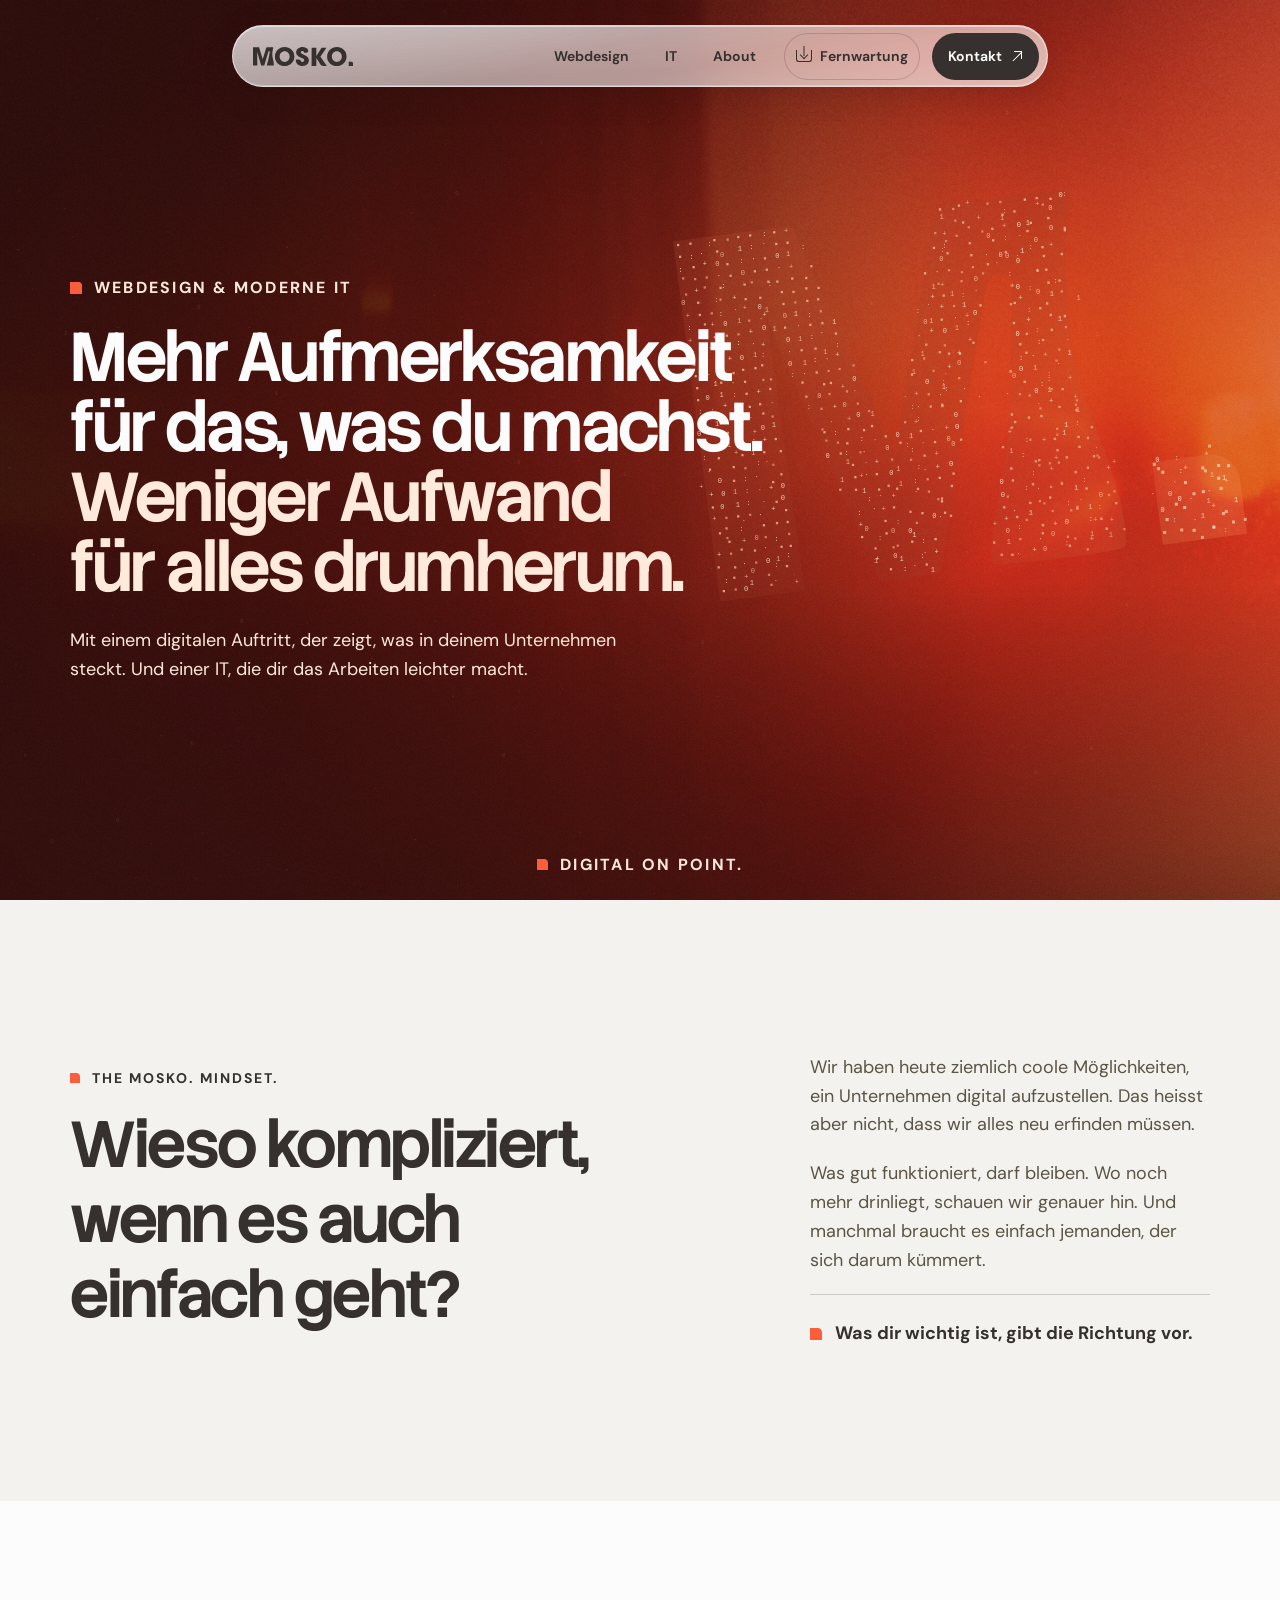
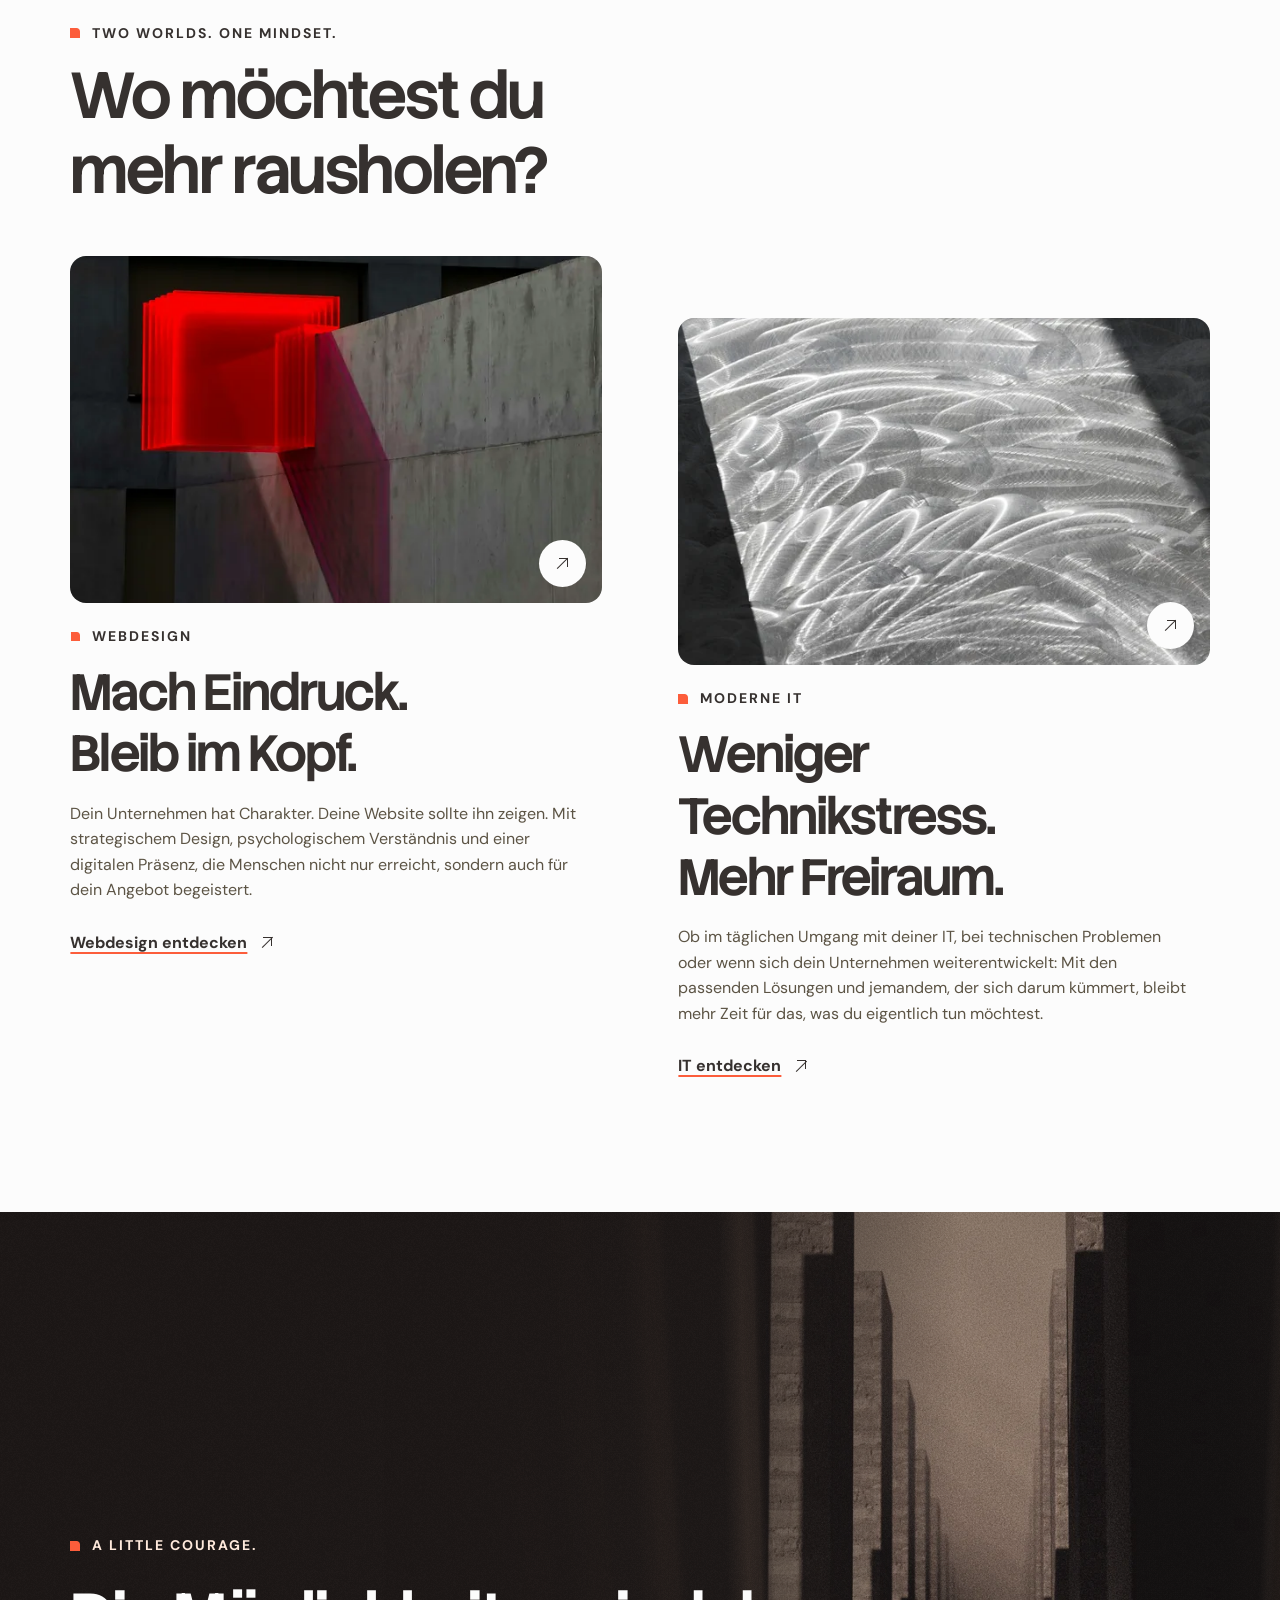
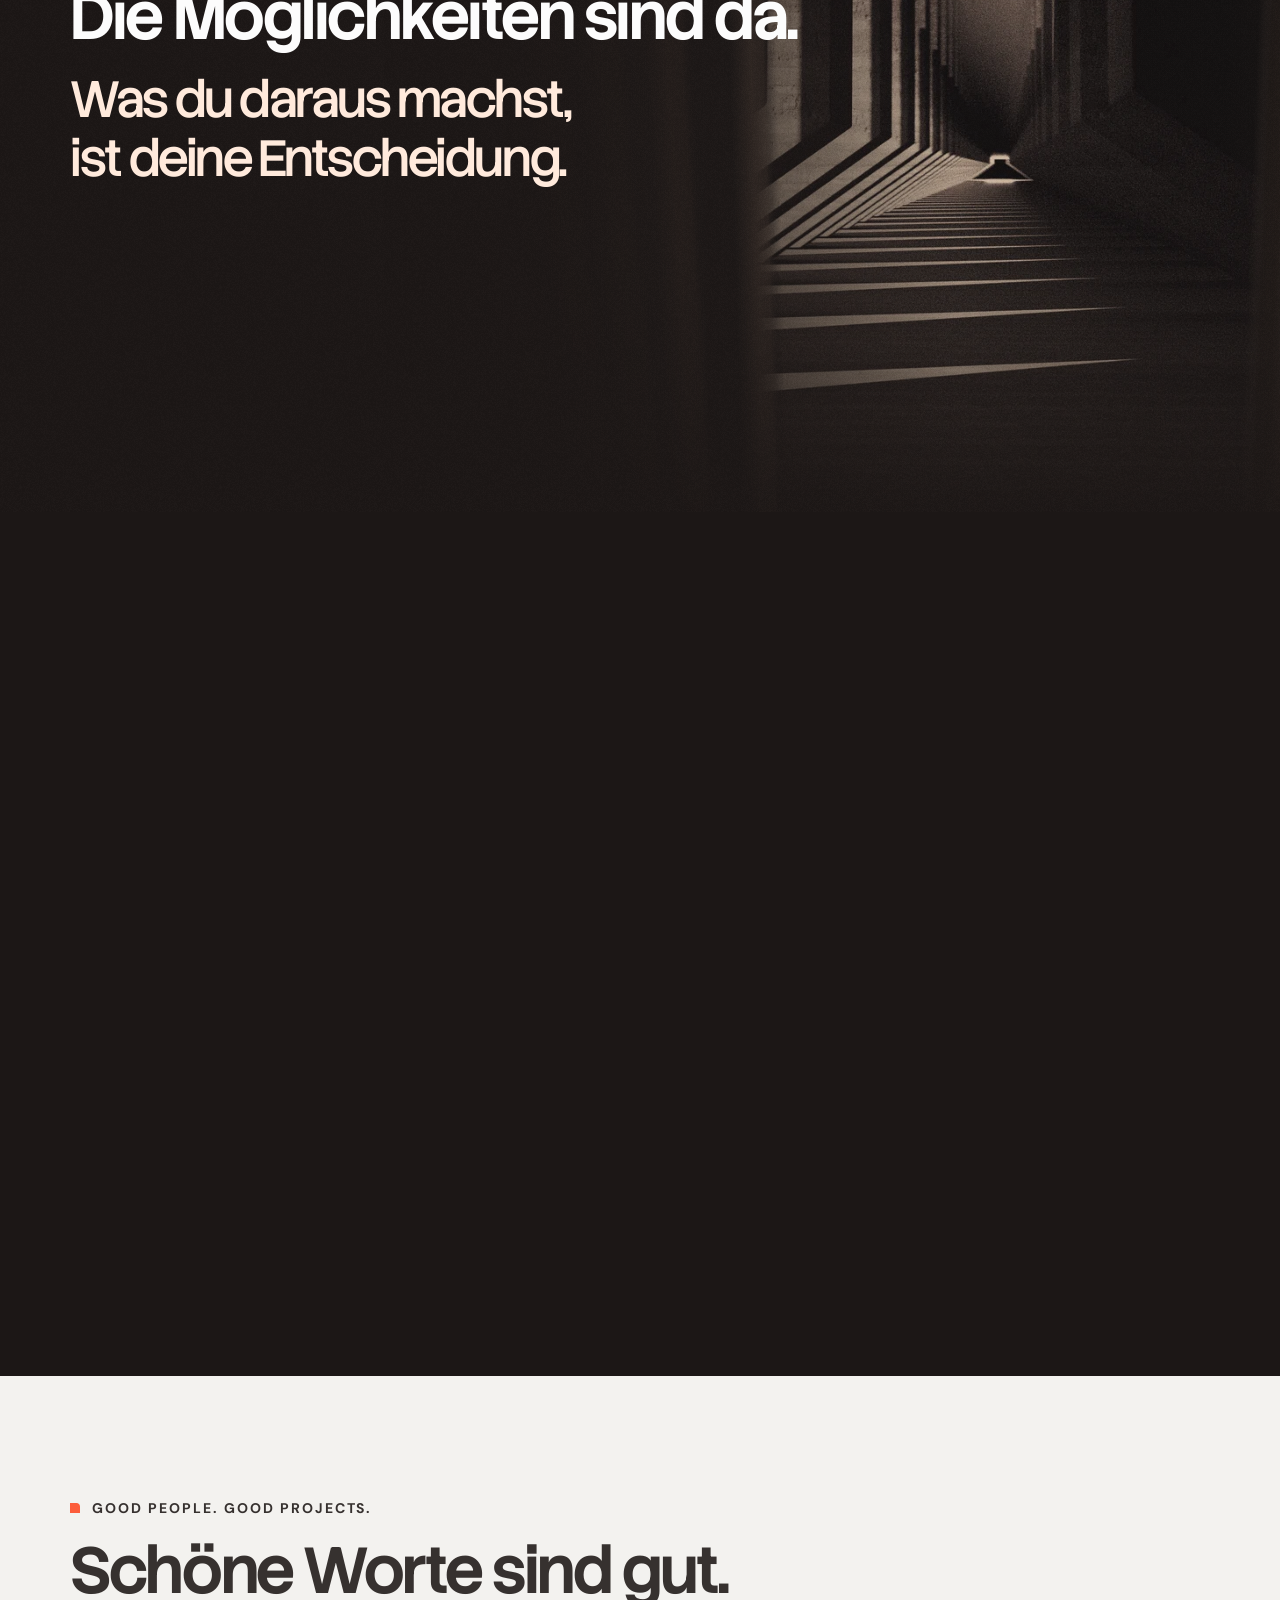
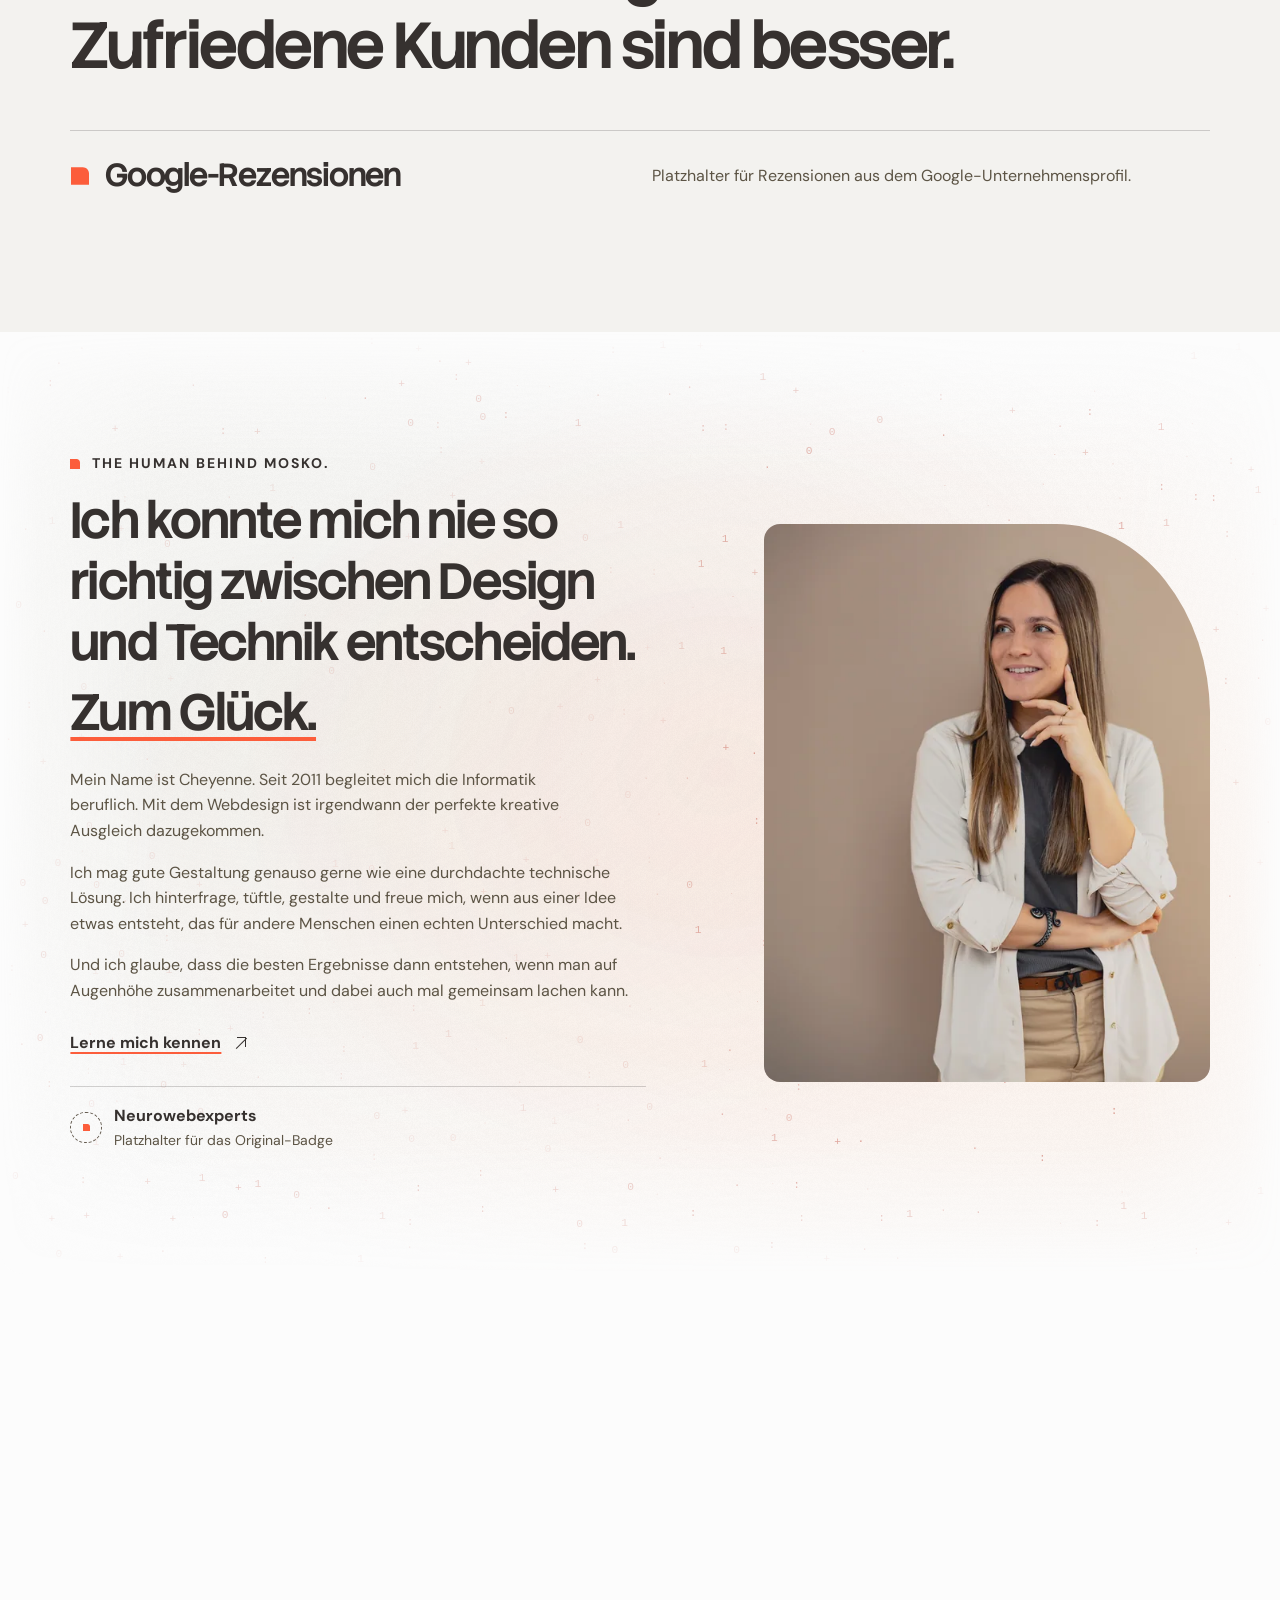
<file: index.html>
<!doctype html>
<html lang="de-CH">
<head>
  <meta charset="utf-8">
  <meta name="viewport" content="width=device-width, initial-scale=1">
  <meta name="theme-color" content="#3b1312">
  <meta name="robots" content="noindex, nofollow">
  <title>MOSKO. — Digital on Point.</title>
  <meta name="description" content="MOSKO. verbindet strategisches Webdesign mit moderner IT und Cloud. Für Unternehmen, die digital überzeugend auftreten und einfacher arbeiten wollen.">
  <link rel="icon" href="assets/img/mosko-signet.svg" type="image/svg+xml">
  <link rel="preload" href="assets/fonts/stack-sans-headline.ttf" as="font" type="font/ttf" crossorigin>
  <link rel="preload" href="assets/fonts/dm-sans.ttf" as="font" type="font/ttf" crossorigin>
  <link rel="stylesheet" href="styles.css?v=mobile-curtain">
  <script src="scenes.js" defer></script>
  <script src="motion.js?v=curtain-size" defer></script>
  <script src="language.js" defer></script>
</head>
<body id="start">
  <a class="skip-link" href="#inhalt">Zum Inhalt springen</a>

  <!-- data-wp-path dokumentiert das jeweilige Ziel für die spätere WordPress-Navigation. -->
  <header class="site-header">
    <nav class="nav-pill" aria-label="Hauptnavigation">
      <a class="nav-logo" href="#start" aria-label="MOSKO. – Startseite" aria-current="page" data-wp-path="/">
        <picture>
          <source media="(max-width: 26rem)" srcset="assets/img/mosko-signet-kontrast.svg" width="1500" height="1032">
          <img src="assets/img/mosko-kontrast.svg" width="1500" height="288" alt="">
        </picture>
      </a>
      <ul class="nav-links">
        <li><a href="webdesign/" data-wp-path="/webdesign/">Webdesign</a></li>
        <li><a href="it/" data-wp-path="/it/">IT</a></li>
        <li><a href="about/" data-wp-path="/about/">About</a></li>
      </ul>
      <ul class="nav-links nav-actions">
        <li class="nav-download-item">
          <a class="nav-download" href="it/#fernwartung" aria-label="Fernwartung" data-wp-path="/it/#fernwartung">
            <span class="download-icon" aria-hidden="true"></span><span>Fernwartung</span>
          </a>
        </li>
        <li><a class="nav-contact" href="kontakt/" data-wp-path="/kontakt/">Kontakt <span class="arrow arrow-ne" aria-hidden="true"></span></a></li>
      </ul>
    </nav>
  </header>

  <main id="inhalt" tabindex="-1">
    <section class="hero boxed-l" aria-labelledby="hero-title">
      <div class="atmosphere atmosphere--chili" aria-hidden="true">
        <div class="atmosphere-film"></div>
        <div class="atmosphere-light"></div>
        <div class="hero-shade"></div>
        <div class="atmosphere-grain"></div>
        <canvas class="atmosphere-field"></canvas>
        <div class="hero-visual">
          <img class="hero-still" src="assets/img/mosko-signet-chili.svg" width="1500" height="1032" alt="">
          <canvas class="hero-field"></canvas>
        </div>
      </div>
      <div class="hero-content flex-column gap-24">
        <p class="sub-title subtitle-on-dark">Webdesign &amp; moderne IT</p>
        <h1 class="title-1 heading-on-dark" id="hero-title">
          <span class="hero-phrase"><span>Mehr Aufmerksamkeit</span> <span>für das, was du machst.</span></span>
          <span class="hero-phrase hero-second"><span>Weniger Aufwand</span> <span>für alles drumherum.</span></span>
        </h1>
        <p class="hero-lead body-l body-on-dark">Mit einem digitalen Auftritt, der zeigt, was in deinem Unternehmen steckt. Und einer IT, die dir das Arbeiten leichter macht.</p>
      </div>
      <div class="hero-base">
        <p class="sub-title subtitle-on-dark">Digital on Point.</p>
      </div>
    </section>

    <section class="intro bg-light-2 boxed-l pad-tb-160" id="mindset" aria-labelledby="intro-title">
      <div class="intro-heading flex-column gap-20">
        <p class="sub-title subtitle-on-light">The MOSKO. Mindset.</p>
        <h2 class="title-2 heading-on-light" id="intro-title">Wieso kompliziert, wenn es auch einfach geht?</h2>
      </div>
      <div class="intro-copy flex-column gap-20 body-l body-on-light">
        <p>Wir haben heute ziemlich coole Möglichkeiten, ein Unternehmen digital aufzustellen. Das heisst aber nicht, dass wir alles neu erfinden müssen.</p>
        <p>Was gut funktioniert, darf bleiben. Wo noch mehr drinliegt, schauen wir genauer hin. Und manchmal braucht es einfach jemanden, der sich darum kümmert.</p>
        <p class="intro-statement"><span class="point" aria-hidden="true"></span><strong>Was dir wichtig ist, gibt die Richtung vor.</strong></p>
      </div>
    </section>

    <section class="services bg-light-1 boxed-l pad-tb-128" aria-labelledby="services-title">
      <div class="services-heading flex-column gap-16">
        <p class="sub-title subtitle-on-light">Two Worlds. One Mindset.</p>
        <h2 class="title-2 heading-on-light" id="services-title">Wo möchtest du mehr rausholen?</h2>
      </div>

      <div class="worlds">
        <!-- Brandbook-Motiv: Ricardo Gomez Angel, ricardo-gomez-angel-yEotpcFzD2k-unsplash.jpg -->
        <article class="world flex-column gap-24" id="webdesign" aria-labelledby="webdesign-title">
          <a class="world-image world-image-web" href="webdesign/" aria-label="Webdesign entdecken" data-wp-path="/webdesign/">
            <img src="assets/img/webdesign-1080.webp" srcset="assets/img/webdesign-600.webp 600w, assets/img/webdesign-1080.webp 1080w" sizes="(max-width: 47.99rem) 90vw, 44vw" width="1080" height="720" loading="lazy" decoding="async" alt="">
            <span class="world-arrow" aria-hidden="true"><span class="arrow arrow-ne"></span></span>
          </a>
          <div class="world-copy flex-column gap-16">
            <p class="sub-title subtitle-on-light">Webdesign</p>
            <h3 class="title-3 heading-on-light" id="webdesign-title">Mach Eindruck.<br> Bleib im Kopf.</h3>
            <p class="body-m body-on-light">Dein Unternehmen hat Charakter. Deine Website sollte ihn zeigen. Mit strategischem Design, psychologischem Verständnis und einer digitalen Präsenz, die Menschen nicht nur erreicht, sondern auch für dein Angebot begeistert.</p>
            <a class="text-link link-on-light" href="webdesign/" data-wp-path="/webdesign/">Webdesign entdecken <span class="arrow arrow-ne" aria-hidden="true"></span></a>
            <p class="preview-note body-s" id="webdesign-vorschau" tabindex="-1">Die Webdesign-Seite folgt. <a href="#webdesign">Zurück zur Übersicht</a></p>
          </div>
        </article>

        <!-- Brandbook-Motiv: Tim Johnson, tim-johnson-ndcK6cUal68-unsplash.jpg -->
        <article class="world world-cloud flex-column gap-24" id="it-cloud" aria-labelledby="cloud-title">
          <a class="world-image world-image-cloud" href="it/" aria-label="IT entdecken" data-wp-path="/it/">
            <img src="assets/img/it-cloud-1080.webp" srcset="assets/img/it-cloud-600.webp 600w, assets/img/it-cloud-1080.webp 1080w" sizes="(max-width: 47.99rem) 90vw, 44vw" width="1080" height="720" loading="lazy" decoding="async" alt="">
            <span class="world-arrow" aria-hidden="true"><span class="arrow arrow-ne"></span></span>
          </a>
          <div class="world-copy flex-column gap-16">
            <p class="sub-title subtitle-on-light">Moderne IT</p>
            <h3 class="title-3 heading-on-light" id="cloud-title">Weniger Technikstress.<br> Mehr Freiraum.</h3>
            <p class="body-m body-on-light">Ob im täglichen Umgang mit deiner IT, bei technischen Problemen oder wenn sich dein Unternehmen weiterentwickelt: Mit den passenden Lösungen und jemandem, der sich darum kümmert, bleibt mehr Zeit für das, was du eigentlich tun möchtest.</p>
            <a class="text-link link-on-light" href="it/" data-wp-path="/it/">IT entdecken <span class="arrow arrow-ne" aria-hidden="true"></span></a>
          </div>
        </article>
      </div>
    </section>

    <section class="signature" aria-labelledby="signature-title">
      <div class="signature-stage boxed-l">
        <div class="signature-art" aria-hidden="true">
          <div class="signature-visual">
            <!-- Brandbook-Motiv: Marek Pavlik, marek-pavlik-bWXMh1a9rVw-unsplash.jpg -->
            <img class="signature-still" src="assets/img/signature-passage.webp" width="918" height="1530" loading="lazy" decoding="async" alt="">
            <canvas class="signature-field"></canvas>
          </div>
          <div class="signature-shade"></div>
        </div>
        <div class="signature-copy flex-column gap-24">
          <p class="sub-title subtitle-on-dark" data-signature-eyebrow>A Little Courage.</p>
          <h2 class="title-2 heading-on-dark" id="signature-title">
            <span data-signature-title>Die Möglichkeiten sind da.</span>
            <span class="signature-continuation" data-signature-line>Was du daraus machst, ist deine Entscheidung.</span>
          </h2>
        </div>
      </div>
    </section>

    <!-- Variante B steht im HTML. Die alternative Signature lässt sich mit ?signature=a ansehen. -->
    <template id="signature-variant-a">
      <span data-signature-eyebrow>Think Different.</span>
      <span data-signature-title>Es muss nicht jeder so machen.</span>
      <span data-signature-line>Und du schon gar nicht.</span>
    </template>

    <section class="reviews bg-light-2 boxed-l pad-tb-128" aria-labelledby="reviews-title">
      <div class="reviews-heading flex-column gap-16">
        <p class="sub-title subtitle-on-light">Good People. Good Projects.</p>
        <h2 class="title-2 heading-on-light" id="reviews-title">Schöne Worte sind gut.<br> Zufriedene Kunden sind besser.</h2>
      </div>
      <!-- WordPress: Den Platzhalter im Slot durch das Google-Reviews-Plugin ersetzen. -->
      <div class="reviews-feed">
        <div class="reviews-source">
          <span class="point" aria-hidden="true"></span>
          <h3 class="title-5 heading-on-light">Google-Rezensionen</h3>
        </div>
        <div class="reviews-entries" data-wp-slot="google-reviews">
          <p class="body-m body-on-light">Platzhalter für Rezensionen aus dem Google-Unternehmensprofil.</p>
        </div>
      </div>
    </section>

    <section class="human bg-light-1 boxed-l pad-tb-128" id="ueber-mich" aria-labelledby="human-title">
      <div class="atmosphere atmosphere--light" aria-hidden="true">
        <div class="atmosphere-light"></div>
        <div class="atmosphere-grain"></div>
        <canvas class="atmosphere-field"></canvas>
      </div>
      <div class="human-heading flex-column gap-16" data-atmosphere-quiet>
        <p class="sub-title subtitle-on-light">The Human Behind MOSKO.</p>
        <h2 class="title-3 heading-on-light" id="human-title">Ich konnte mich nie so richtig zwischen Design und Technik entscheiden. <strong>Zum Glück.</strong></h2>
      </div>
      <!-- Personal-Branding-Fotosession, Cheyenne-05.jpg -->
      <figure class="human-image">
        <img src="assets/img/cheyenne-1024.webp" srcset="assets/img/cheyenne-560.webp 560w, assets/img/cheyenne-1024.webp 1024w" sizes="(max-width: 47.99rem) 88vw, 39vw" width="1024" height="1280" loading="lazy" decoding="async" alt="Cheyenne, Gründerin von MOSKO., blickt lächelnd nach links.">
      </figure>
      <div class="human-copy flex-column gap-16 body-m body-on-light" data-atmosphere-quiet>
        <p>Mein Name ist Cheyenne. Seit 2011 begleitet mich die Informatik beruflich. Mit dem Webdesign ist irgendwann der perfekte kreative Ausgleich dazugekommen.</p>
        <p>Ich mag gute Gestaltung genauso gerne wie eine durchdachte technische Lösung. Ich hinterfrage, tüftle, gestalte und freue mich, wenn aus einer Idee etwas entsteht, das für andere Menschen einen echten Unterschied macht.</p>
        <p>Und ich glaube, dass die besten Ergebnisse dann entstehen, wenn man auf Augenhöhe zusammenarbeitet und dabei auch mal gemeinsam lachen kann.</p>
        <a class="text-link link-on-light" href="about/" data-wp-path="/about/">Lerne mich kennen <span class="arrow arrow-ne" aria-hidden="true"></span></a>
        <div class="credential" data-wp-slot="neurowebexperts-badge">
          <span class="credential-mark" aria-hidden="true"></span>
          <div>
            <p class="credential-title">Neurowebexperts</p>
            <p class="body-s">Platzhalter für das Original-Badge</p>
          </div>
        </div>
      </div>
    </section>
  </main>

  <div id="kontakt" class="footer-anchor" aria-hidden="true"></div>
  <footer class="curtain boxed-l" aria-labelledby="footer-title">
    <div class="atmosphere atmosphere--chili" aria-hidden="true">
      <div class="atmosphere-film"></div>
      <div class="atmosphere-light"></div>
      <div class="curtain-shade"></div>
      <div class="atmosphere-grain"></div>
      <canvas class="atmosphere-field"></canvas>
    </div>
    <div class="curtain-identity">
      <div class="curtain-brand flex-column gap-16">
        <a class="curtain-logo" href="#start" data-wp-path="/" aria-label="MOSKO. Digital on Point. Zur Startseite">
          <img src="assets/img/mosko-claim-leinen.svg" width="1500" height="388" alt="MOSKO. Digital on Point.">
        </a>
        <p class="body-m">In Graubünden zuhause. Digital überall.</p>
      </div>
      <div class="curtain-reach flex-column gap-16">
        <h2 class="title-6 heading-on-dark" id="footer-title">Bereit, wenn du es bist.</h2>
        <div class="curtain-channels">
          <address class="curtain-contact body-m">
            <a href="tel:+41792726472">+41 79 272 64 72</a>
            <a href="mailto:info@mosko.ch">info@mosko.ch</a>
          </address>
          <div class="curtain-socials">
            <span class="curtain-social-icon" data-social-profile="instagram" role="img" aria-label="Instagram – Profil-URL folgt" title="Instagram-Profil folgt">
              <svg viewBox="0 0 24 24" aria-hidden="true" fill="none" stroke="currentColor" stroke-width="1.6">
                <rect x="3.5" y="3.5" width="17" height="17" rx="4.5"/>
                <circle cx="12" cy="12" r="4"/>
                <circle cx="17.2" cy="6.9" r="1" fill="currentColor" stroke="none"/>
              </svg>
            </span>
            <span class="curtain-social-icon" data-social-profile="linkedin" role="img" aria-label="LinkedIn – Profil-URL folgt" title="LinkedIn-Profil folgt">
              <svg viewBox="0 0 24 24" aria-hidden="true" fill="none" stroke="currentColor" stroke-width="1.6">
                <rect x="3.5" y="3.5" width="17" height="17" rx="3"/>
                <path d="M8 10.5v6m3.75 0v-6m0 2.1a2.4 2.4 0 0 1 4.8 0v3.9" stroke-linecap="round"/>
                <circle cx="8" cy="7.6" r="1" fill="currentColor" stroke="none"/>
              </svg>
            </span>
          </div>
        </div>
      </div>
    </div>

    <div class="curtain-base body-s">
      <p class="curtain-language-status" lang="en" role="status" data-language-status hidden></p>
      <div class="curtain-legal">
        <p>© 2026 MOSKO.</p>
        <nav class="curtain-links" aria-label="Rechtliche Informationen">
          <a href="#impressum-vorschau" data-wp-path="/impressum/">Impressum</a>
          <a href="#datenschutz-vorschau" data-wp-path="/datenschutz/">Datenschutz</a>
        </nav>
      </div>
      <div class="curtain-language" role="group" aria-label="Sprache" data-language-picker hidden>
        <button type="button" lang="de-CH" aria-label="Deutsch" aria-pressed="false" data-language="de">DE</button>
        <span aria-hidden="true">/</span>
        <button type="button" lang="en" aria-label="English" aria-pressed="false" data-language="en">EN</button>
      </div>
    </div>
    <p class="preview-note body-s" id="impressum-vorschau" tabindex="-1">Das Impressum folgt als eigene Seite. <a href="#kontakt">Hinweis schliessen</a></p>
    <p class="preview-note body-s" id="datenschutz-vorschau" tabindex="-1">Die Datenschutzerklärung folgt als eigene Seite. <a href="#kontakt">Hinweis schliessen</a></p>
  </footer>
</body>
</html>
</file>
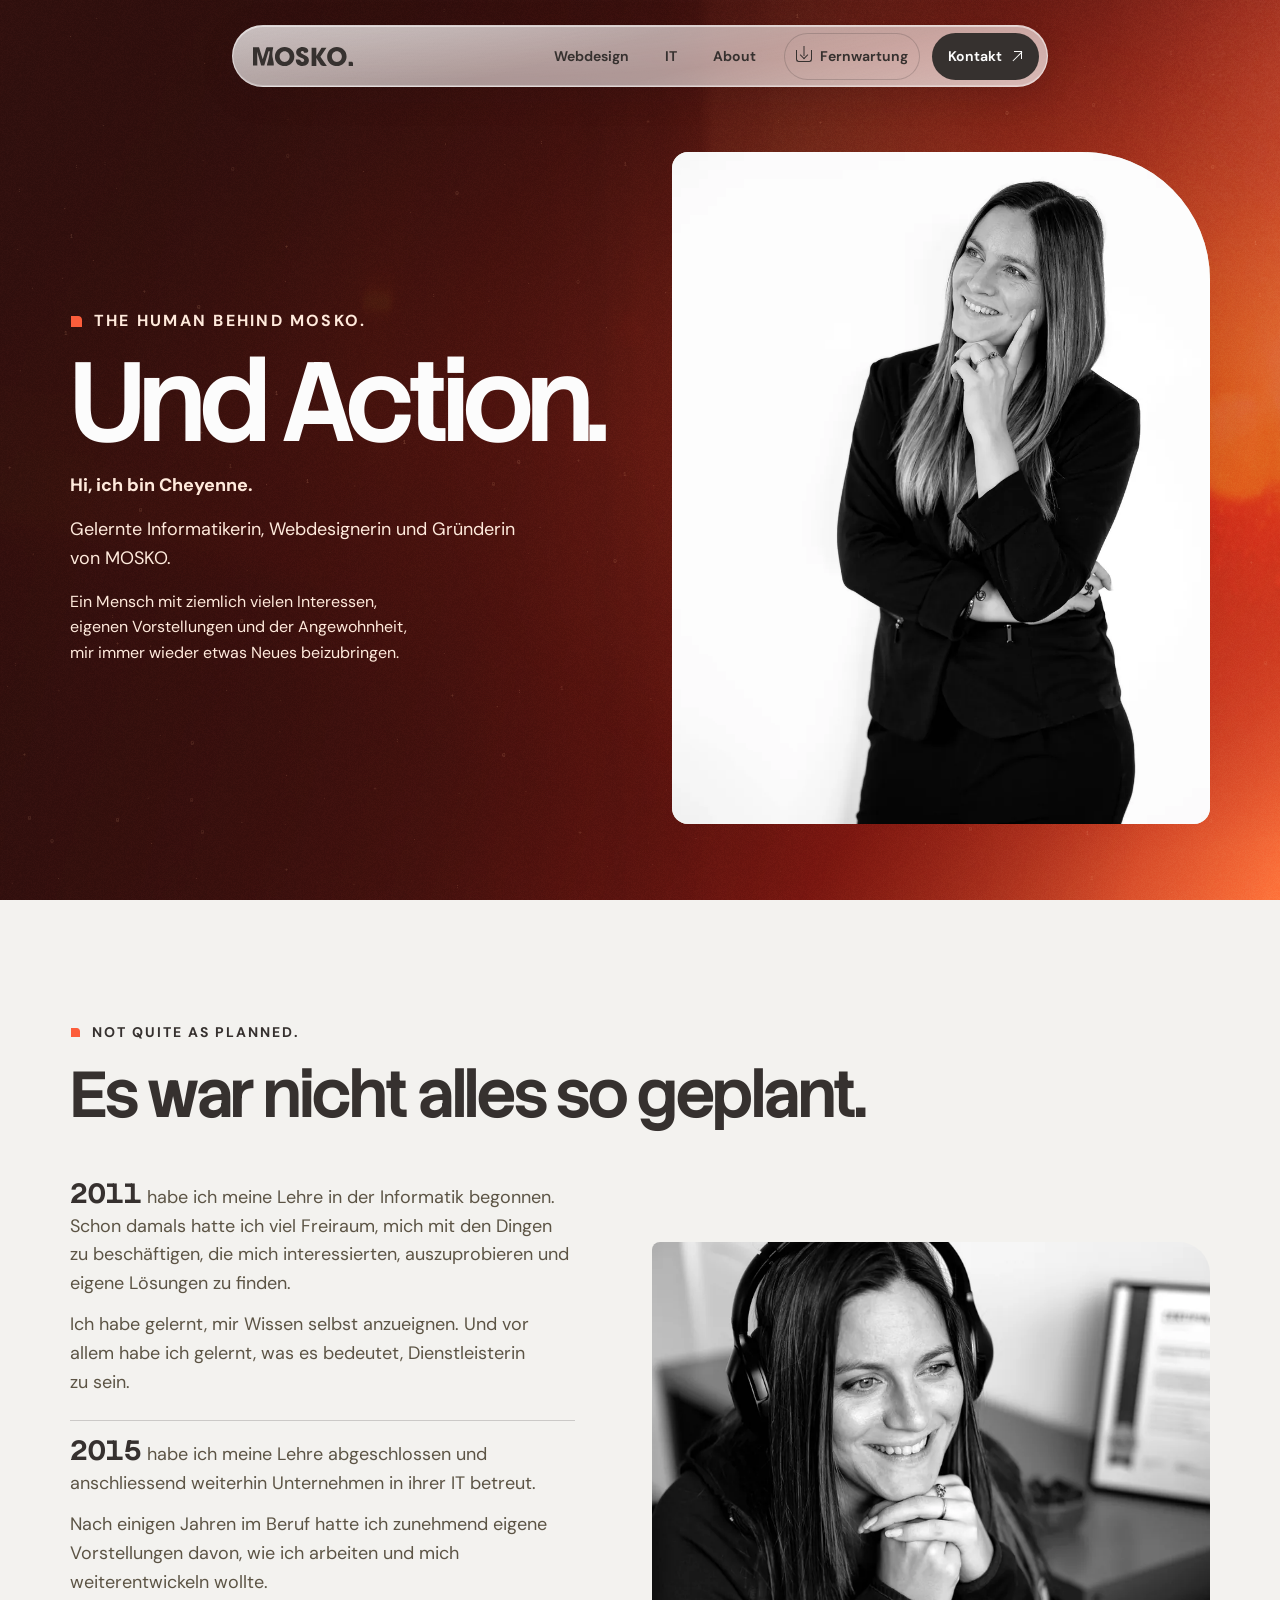
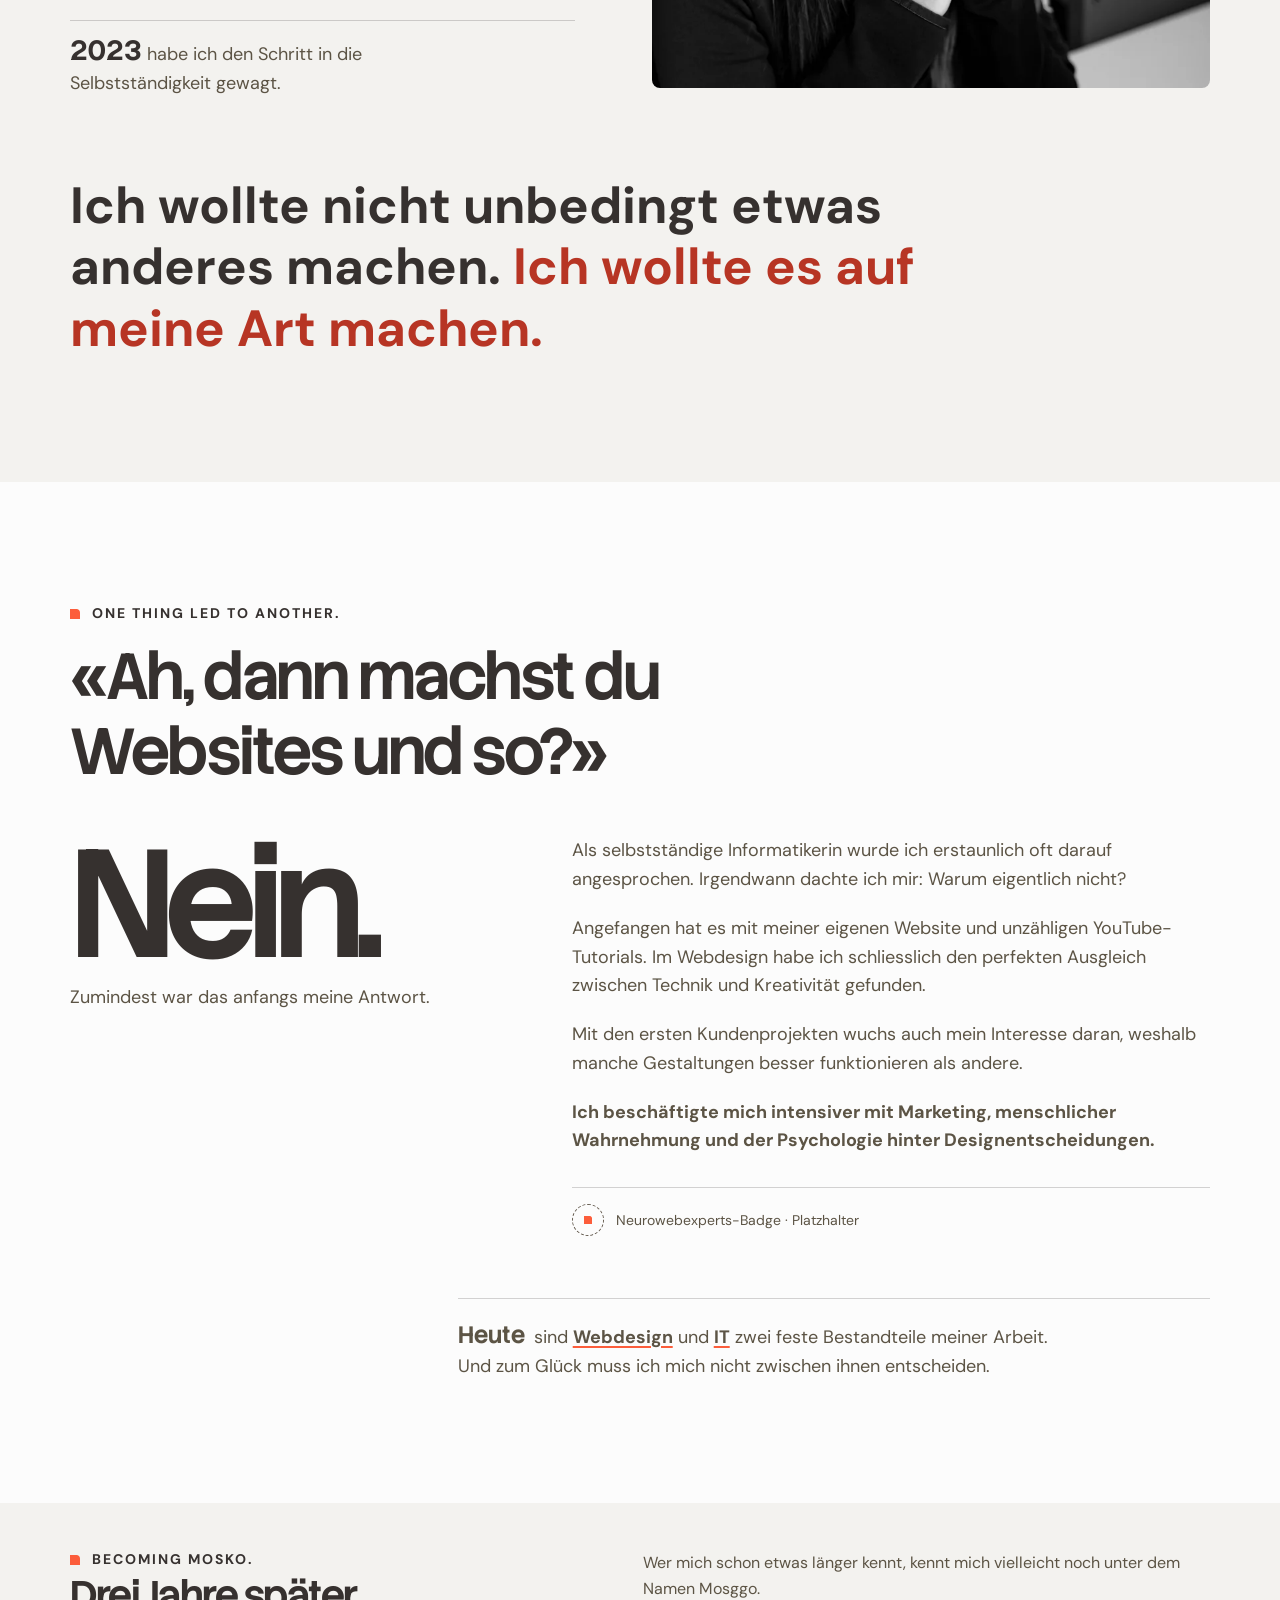
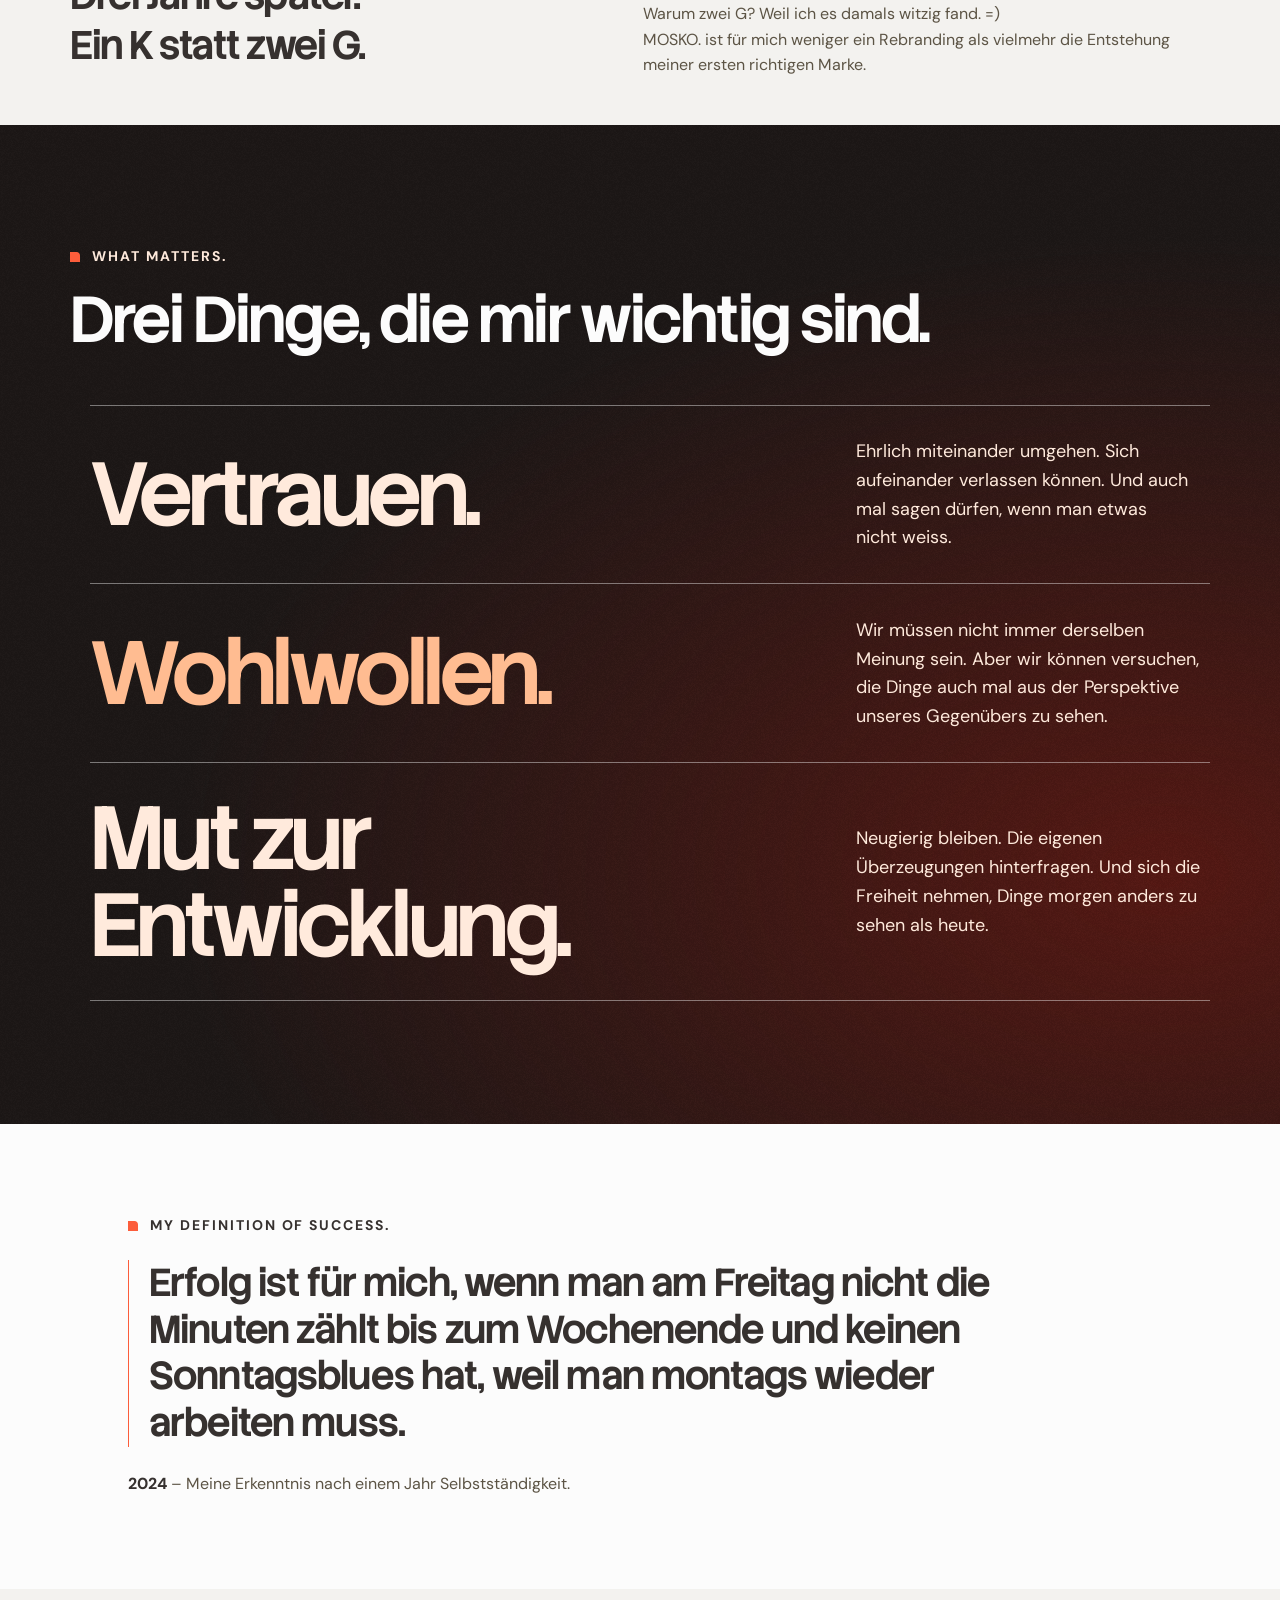
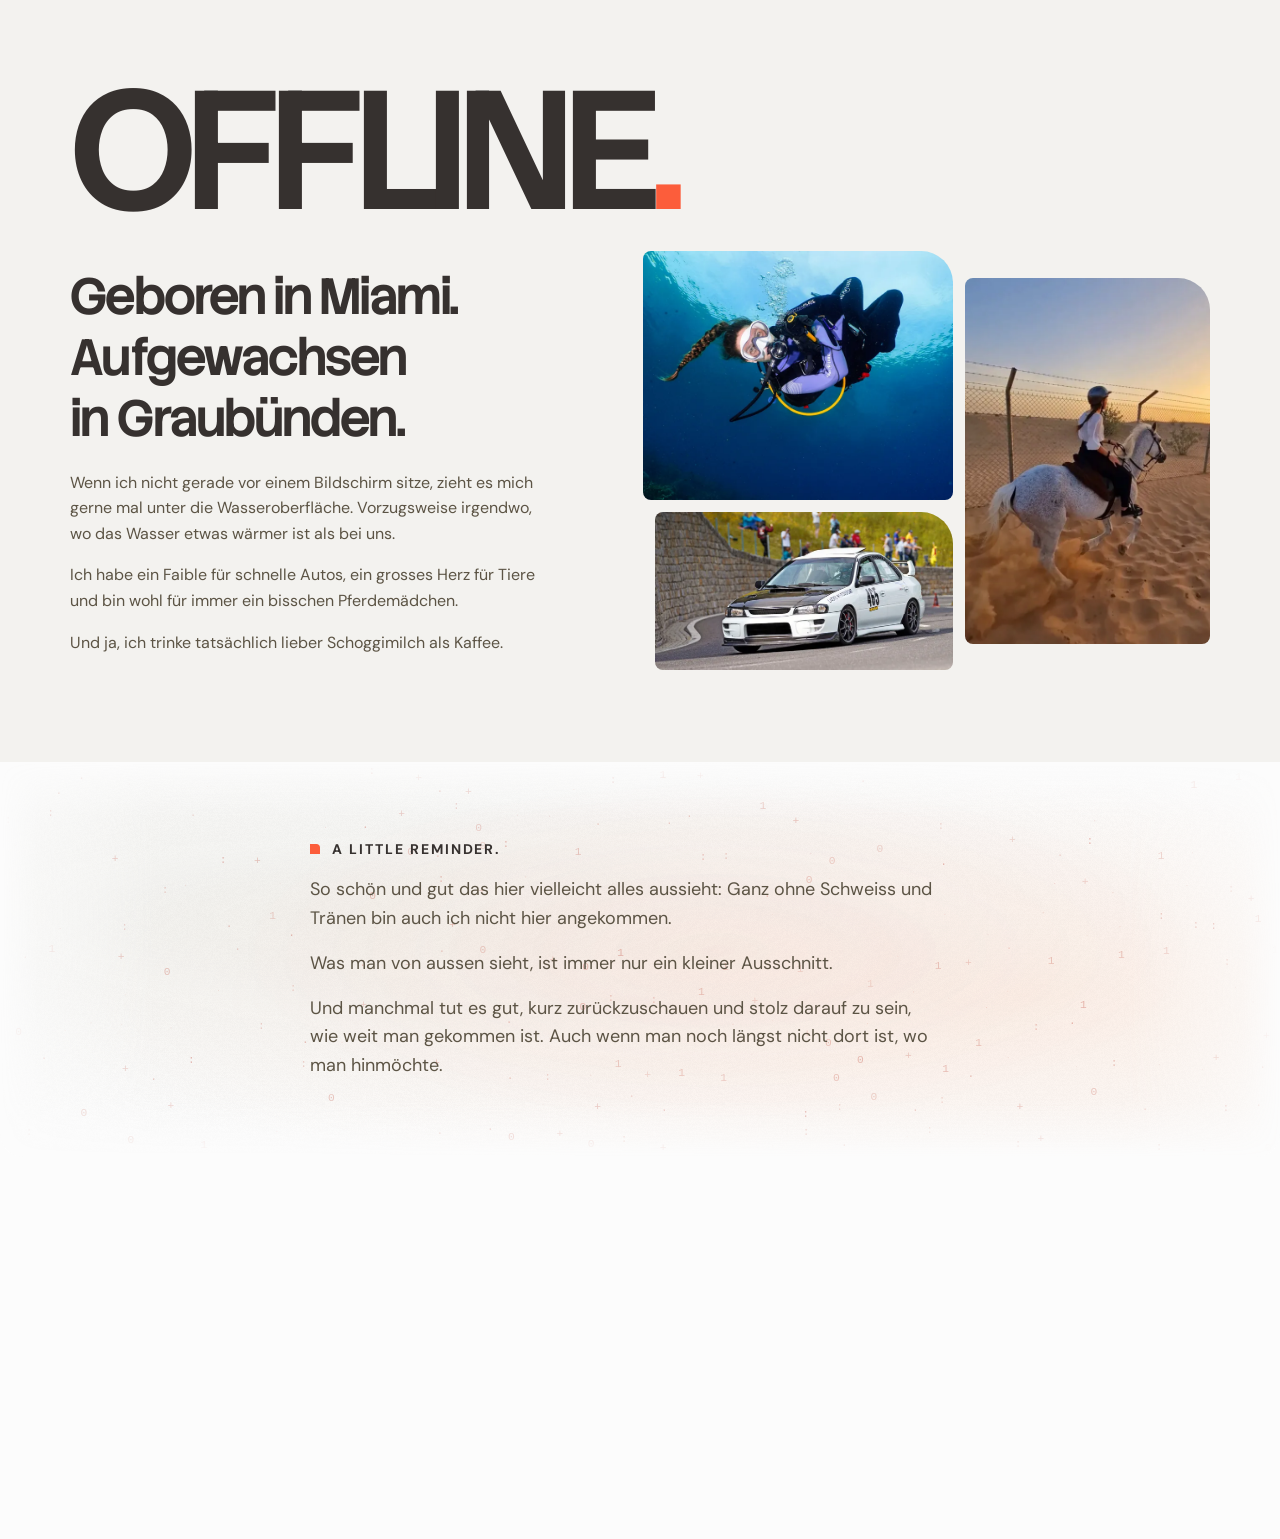
<file: about/index.html>
<!doctype html>
<html lang="de-CH">
<head>
  <meta charset="utf-8">
  <meta name="viewport" content="width=device-width, initial-scale=1">
  <meta name="theme-color" content="#3b1312">
  <meta name="robots" content="noindex, nofollow">
  <title>About – Cheyenne und die Geschichte von MOSKO.</title>
  <meta name="description" content="Cheyenne erzählt, wie Informatik, Webdesign und der Schritt in die Selbstständigkeit zu MOSKO. führten und welche Werte ihre Arbeit prägen.">
  <link rel="icon" href="../assets/img/mosko-signet.svg" type="image/svg+xml">
  <link rel="preload" href="../assets/fonts/stack-sans-headline.ttf" as="font" type="font/ttf" crossorigin>
  <link rel="preload" href="../assets/fonts/dm-sans.ttf" as="font" type="font/ttf" crossorigin>
  <link rel="stylesheet" href="../styles.css?v=about-field">
  <link rel="stylesheet" href="../about.css?v=editorial-v2">
  <script src="../scenes.js" defer></script>
  <script src="../motion.js?v=curtain-size" defer></script>
  <script src="../language.js" defer></script>
</head>
<body class="about-page" id="start" data-native-scroll>
  <a class="skip-link" href="#inhalt">Zum Inhalt springen</a>

  <!-- data-wp-path dokumentiert das jeweilige Ziel für die spätere WordPress-Navigation. -->
  <header class="site-header">
    <nav class="nav-pill" aria-label="Hauptnavigation">
      <a class="nav-logo" href="../" aria-label="MOSKO. – Startseite" data-wp-path="/">
        <picture>
          <source media="(max-width: 26rem)" srcset="../assets/img/mosko-signet-kontrast.svg" width="1500" height="1032">
          <img src="../assets/img/mosko-kontrast.svg" width="1500" height="288" alt="">
        </picture>
      </a>
      <ul class="nav-links">
        <li><a href="../webdesign/" data-wp-path="/webdesign/">Webdesign</a></li>
        <li><a href="../it/" data-wp-path="/it/">IT</a></li>
        <li><a href="./" aria-current="page" data-wp-path="/about/">About</a></li>
      </ul>
      <ul class="nav-links nav-actions">
        <li class="nav-download-item">
          <a class="nav-download" href="../it/#fernwartung" aria-label="Fernwartung" data-wp-path="/it/#fernwartung">
            <span class="download-icon" aria-hidden="true"></span><span>Fernwartung</span>
          </a>
        </li>
        <li><a class="nav-contact" href="../kontakt/" data-wp-path="/kontakt/">Kontakt <span class="arrow arrow-ne" aria-hidden="true"></span></a></li>
      </ul>
    </nav>
  </header>

  <main id="inhalt" tabindex="-1">
    <section class="hero about-hero boxed-l" aria-labelledby="hero-title">
      <div class="atmosphere atmosphere--chili" aria-hidden="true">
        <div class="atmosphere-film"></div>
        <div class="atmosphere-light"></div>
        <div class="hero-shade about-hero-shade"></div>
        <div class="atmosphere-grain"></div>
        <canvas class="atmosphere-field"></canvas>
      </div>
      <div class="about-hero-copy">
        <p class="sub-title subtitle-on-dark" lang="en">The Human Behind Mosko.</p>
        <h1 class="heading-on-dark" id="hero-title">Und Action.</h1>
        <p class="about-hello body-l body-on-dark">Hi, ich bin Cheyenne.</p>
        <p class="body-l body-on-dark">Gelernte Informatikerin, Webdesignerin und Gründerin von MOSKO.</p>
        <p class="body-m body-on-dark">Ein Mensch mit ziemlich vielen Interessen, eigenen Vorstellungen und der Angewohnheit, mir immer wieder etwas Neues beizubringen.</p>
      </div>
      <figure class="about-hero-photo">
        <img src="../assets/img/about-cheyenne-hero17-960.webp"
          srcset="../assets/img/about-cheyenne-hero17-560.webp 560w, ../assets/img/about-cheyenne-hero17-960.webp 960w"
          sizes="(max-width: 41.99rem) 90vw, (max-width: 90rem) 48vw, 690px"
          width="960" height="1200" fetchpriority="high"
          alt="Cheyenne lächelt in einem dunklen Blazer und blickt nach links.">
      </figure>
    </section>

    <section class="about-path boxed-l pad-tb-128 bg-light-2" aria-labelledby="about-path-title">
      <header class="about-heading flex-column gap-16">
        <p class="sub-title subtitle-on-light" lang="en">Not Quite as Planned.</p>
        <h2 class="title-2 heading-on-light" id="about-path-title">Es war nicht alles so geplant.</h2>
      </header>
      <div class="about-path-spread">
        <div class="about-path-text body-l body-on-light">
          <div class="about-milestone">
            <p><time class="about-year" datetime="2011">2011</time> habe ich meine Lehre in der Informatik begonnen. Schon damals hatte ich viel Freiraum, mich mit den Dingen zu beschäftigen, die mich interessierten, auszuprobieren und eigene Lösungen zu finden.</p>
            <p>Ich habe gelernt, mir Wissen selbst anzueignen. Und vor allem habe ich gelernt, was es bedeutet, Dienstleisterin zu sein.</p>
          </div>
          <div class="about-milestone">
            <p><time class="about-year" datetime="2015">2015</time> habe ich meine Lehre abgeschlossen und anschliessend weiterhin Unternehmen in ihrer IT betreut.</p>
            <p>Nach einigen Jahren im Beruf hatte ich zunehmend eigene Vorstellungen davon, wie ich arbeiten und mich weiterentwickeln wollte.</p>
          </div>
          <div class="about-milestone">
            <p><time class="about-year" datetime="2023">2023</time> habe ich den Schritt in die Selbstständigkeit gewagt.</p>
          </div>
        </div>
        <figure class="about-path-photo">
          <img src="../assets/img/about-cheyenne-path32-840.webp"
            srcset="../assets/img/about-cheyenne-path32-500.webp 500w, ../assets/img/about-cheyenne-path32-840.webp 840w"
            sizes="(max-width: 41.99rem) 85vw, (max-width: 90rem) 44vw, 640px"
            width="840" height="672" loading="lazy" decoding="async"
            alt="Cheyenne lächelt mit Kopfhörern und stützt das Kinn auf ihre Hände.">
        </figure>
      </div>
      <p class="about-path-statement title-3 heading-on-light"><strong>Ich wollte nicht unbedingt etwas anderes machen. <span>Ich wollte es auf meine Art machen.</span></strong></p>
    </section>

    <section class="about-worlds boxed-l pad-tb-128 bg-light-1" aria-labelledby="about-worlds-title">
      <header class="about-heading flex-column gap-16">
        <p class="sub-title subtitle-on-light" lang="en">One Thing Led to Another.</p>
        <h2 class="title-2 heading-on-light" id="about-worlds-title">«Ah, dann machst du Websites und so?»</h2>
      </header>
      <div class="about-worlds-spread">
        <p class="about-answer body-l body-on-light"><strong>Nein.</strong> Zumindest war das anfangs meine Antwort.</p>
        <div class="flex-column gap-20 body-l body-on-light">
          <p>Als selbstständige Informatikerin wurde ich erstaunlich oft darauf angesprochen. Irgendwann dachte ich mir: Warum eigentlich nicht?</p>
          <p>Angefangen hat es mit meiner eigenen Website und unzähligen YouTube-Tutorials. Im Webdesign habe ich schliesslich den perfekten Ausgleich zwischen Technik und Kreativität gefunden.</p>
          <p>Mit den ersten Kundenprojekten wuchs auch mein Interesse daran, weshalb manche Gestaltungen besser funktionieren als andere.</p>
          <p><strong>Ich beschäftigte mich intensiver mit Marketing, menschlicher Wahrnehmung und der Psychologie hinter Designentscheidungen.</strong></p>
          <div class="credential" data-wp-slot="neurowebexperts-badge">
            <span class="credential-mark" aria-hidden="true"></span>
            <p class="body-s">Neurowebexperts-Badge · Platzhalter</p>
          </div>
        </div>
      </div>
      <div class="about-worlds-close flex-column gap-12 body-l body-on-light">
        <p><strong class="about-today">Heute</strong> sind <strong>Webdesign</strong> und <strong>IT</strong> zwei feste Bestandteile meiner Arbeit.</p>
        <p>Und zum Glück muss ich mich nicht zwischen ihnen entscheiden.</p>
      </div>
    </section>

    <section class="about-brand boxed-l pad-tb-48 bg-light-2" aria-labelledby="about-brand-title">
      <header class="about-heading flex-column gap-12">
        <p class="sub-title subtitle-on-light" lang="en">Becoming Mosko.</p>
        <h2 class="title-4 heading-on-light" id="about-brand-title">Drei Jahre später. Ein K statt zwei G.</h2>
      </header>
      <div class="about-brand-copy flex-column gap-12 body-m body-on-light">
        <p>Wer mich schon etwas länger kennt, kennt mich vielleicht noch unter dem Namen Mosggo.</p>
        <p>Warum zwei G? Weil ich es damals witzig fand. =)</p>
        <p>MOSKO. ist für mich weniger ein Rebranding als vielmehr die Entstehung meiner ersten richtigen Marke.</p>
      </div>
    </section>

    <section class="about-values boxed-l pad-tb-128" aria-labelledby="about-values-title">
      <header class="about-heading flex-column gap-16">
        <p class="sub-title subtitle-on-dark" lang="en">What Matters.</p>
        <h2 class="title-2 heading-on-dark" id="about-values-title">Drei Dinge, die mir wichtig sind.</h2>
      </header>
      <div class="about-values-list">
        <article>
          <h3 class="heading-on-dark">Vertrauen.</h3>
          <p class="body-l body-on-dark">Ehrlich miteinander umgehen. Sich aufeinander verlassen können. Und auch mal sagen dürfen, wenn man etwas nicht weiss.</p>
        </article>
        <article>
          <h3 class="heading-on-dark">Wohlwollen.</h3>
          <p class="body-l body-on-dark">Wir müssen nicht immer derselben Meinung sein. Aber wir können versuchen, die Dinge auch mal aus der Perspektive unseres Gegenübers zu sehen.</p>
        </article>
        <article>
          <h3 class="heading-on-dark">Mut zur Entwicklung.</h3>
          <p class="body-l body-on-dark">Neugierig bleiben. Die eigenen Überzeugungen hinterfragen. Und sich die Freiheit nehmen, Dinge morgen anders zu sehen als heute.</p>
        </article>
      </div>
    </section>

    <section class="about-quote boxed-l pad-tb-96 bg-light-1" aria-labelledby="about-quote-title">
      <figure class="about-quote-copy flex-column gap-24">
        <p class="sub-title subtitle-on-light" lang="en">My Definition of Success.</p>
        <blockquote>
          <h2 class="heading-on-light" id="about-quote-title">Erfolg ist für mich, wenn man am Freitag nicht die Minuten zählt bis zum Wochenende und keinen Sonntagsblues hat, weil man montags wieder arbeiten muss.</h2>
        </blockquote>
        <figcaption class="body-m body-on-light"><time datetime="2024">2024</time> – Meine Erkenntnis nach einem Jahr Selbstständigkeit.</figcaption>
      </figure>
    </section>

    <section class="about-offline boxed-l pad-tb-96 bg-light-2" aria-labelledby="about-offline-title">
      <p class="about-offline-label" lang="en">OFFLINE<span>.</span></p>
      <div class="about-offline-copy flex-column gap-20">
        <h2 class="title-3 heading-on-light" id="about-offline-title">Geboren in Miami. Aufgewachsen in Graubünden.</h2>
        <div class="flex-column gap-16 body-m body-on-light">
          <p>Wenn ich nicht gerade vor einem Bildschirm sitze, zieht es mich gerne mal unter die Wasseroberfläche. Vorzugsweise irgendwo, wo das Wasser etwas wärmer ist als bei uns.</p>
          <p>Ich habe ein Faible für schnelle Autos, ein grosses Herz für Tiere und bin wohl für immer ein bisschen Pferdemädchen.</p>
          <p>Und ja, ich trinke tatsächlich lieber Schoggimilch als Kaffee.</p>
        </div>
      </div>
      <div class="about-collage">
        <figure class="about-slot about-slot-dive" data-wp-slot="offline-tauchen">
          <img src="../assets/img/about-offline-tauchen.webp" width="740" height="592" loading="lazy" decoding="async"
            alt="Cheyenne taucht mit Maske und Tauchflasche im blauen Wasser.">
        </figure>
        <figure class="about-slot about-slot-racing" data-wp-slot="offline-motorsport">
          <img src="../assets/img/about-offline-motorsport.webp" width="690" height="365" loading="lazy" decoding="async"
            alt="Ein weisser Rennwagen fährt auf einer Strasse an einer Steinmauer entlang.">
        </figure>
        <figure class="about-slot about-slot-horses" data-wp-slot="offline-pferde">
          <img src="../assets/img/about-offline-pferde.webp" width="520" height="780" loading="lazy" decoding="async"
            alt="Cheyenne reitet bei Sonnenuntergang auf einem weissen Pferd über sandigen Boden.">
        </figure>
      </div>
    </section>

    <aside class="about-note boxed-l pad-tb-80 bg-light-1" data-light-field aria-labelledby="about-note-title">
      <div class="atmosphere atmosphere--light" aria-hidden="true">
        <div class="atmosphere-light"></div>
        <div class="atmosphere-grain"></div>
        <canvas class="atmosphere-field"></canvas>
      </div>
      <div class="about-note-copy flex-column gap-16 body-l body-on-light">
        <h2 class="sub-title subtitle-on-light" id="about-note-title" lang="en">A Little Reminder.</h2>
        <p>So schön und gut das hier vielleicht alles aussieht: Ganz ohne Schweiss und Tränen bin auch ich nicht hier angekommen.</p>
        <p>Was man von aussen sieht, ist immer nur ein kleiner Ausschnitt.</p>
        <p>Und manchmal tut es gut, kurz zurückzuschauen und stolz darauf zu sein, wie weit man gekommen ist. Auch wenn man noch längst nicht dort ist, wo man hinmöchte.</p>
      </div>
    </aside>
  </main>

  <div id="kontakt" class="footer-anchor" aria-hidden="true"></div>
  <footer class="curtain boxed-l" aria-labelledby="footer-title">
    <div class="atmosphere atmosphere--chili" aria-hidden="true">
      <div class="atmosphere-film"></div>
      <div class="atmosphere-light"></div>
      <div class="curtain-shade"></div>
      <div class="atmosphere-grain"></div>
      <canvas class="atmosphere-field"></canvas>
    </div>
    <div class="curtain-identity">
      <div class="curtain-brand flex-column gap-16">
        <a class="curtain-logo" href="../" data-wp-path="/" aria-label="MOSKO. Digital on Point. Zur Startseite">
          <img src="../assets/img/mosko-claim-leinen.svg" width="1500" height="388" alt="MOSKO. Digital on Point.">
        </a>
        <p class="body-m">In Graubünden zuhause. Digital überall.</p>
      </div>
      <div class="curtain-reach flex-column gap-16">
        <h2 class="title-6 heading-on-dark" id="footer-title">Bereit, wenn du es bist.</h2>
        <div class="curtain-channels">
          <address class="curtain-contact body-m">
            <a href="tel:+41792726472">+41 79 272 64 72</a>
            <a href="mailto:info@mosko.ch">info@mosko.ch</a>
          </address>
          <div class="curtain-socials">
            <span class="curtain-social-icon" data-social-profile="instagram" role="img" aria-label="Instagram – Profil-URL folgt" title="Instagram-Profil folgt">
              <svg viewBox="0 0 24 24" aria-hidden="true" fill="none" stroke="currentColor" stroke-width="1.6">
                <rect x="3.5" y="3.5" width="17" height="17" rx="4.5"/>
                <circle cx="12" cy="12" r="4"/>
                <circle cx="17.2" cy="6.9" r="1" fill="currentColor" stroke="none"/>
              </svg>
            </span>
            <span class="curtain-social-icon" data-social-profile="linkedin" role="img" aria-label="LinkedIn – Profil-URL folgt" title="LinkedIn-Profil folgt">
              <svg viewBox="0 0 24 24" aria-hidden="true" fill="none" stroke="currentColor" stroke-width="1.6">
                <rect x="3.5" y="3.5" width="17" height="17" rx="3"/>
                <path d="M8 10.5v6m3.75 0v-6m0 2.1a2.4 2.4 0 0 1 4.8 0v3.9" stroke-linecap="round"/>
                <circle cx="8" cy="7.6" r="1" fill="currentColor" stroke="none"/>
              </svg>
            </span>
          </div>
        </div>
      </div>
    </div>

    <div class="curtain-base body-s">
      <p class="curtain-language-status" lang="en" role="status" data-language-status hidden></p>
      <div class="curtain-legal">
        <p>© 2026 MOSKO.</p>
        <nav class="curtain-links" aria-label="Rechtliche Informationen">
          <a href="#impressum-vorschau" data-wp-path="/impressum/">Impressum</a>
          <a href="#datenschutz-vorschau" data-wp-path="/datenschutz/">Datenschutz</a>
        </nav>
      </div>
      <div class="curtain-language" role="group" aria-label="Sprache" data-language-picker hidden>
        <button type="button" lang="de-CH" aria-label="Deutsch" aria-pressed="false" data-language="de">DE</button>
        <span aria-hidden="true">/</span>
        <button type="button" lang="en" aria-label="English" aria-pressed="false" data-language="en">EN</button>
      </div>
    </div>
    <p class="preview-note body-s" id="impressum-vorschau" tabindex="-1">Das Impressum folgt als eigene Seite. <a href="#kontakt">Hinweis schliessen</a></p>
    <p class="preview-note body-s" id="datenschutz-vorschau" tabindex="-1">Die Datenschutzerklärung folgt als eigene Seite. <a href="#kontakt">Hinweis schliessen</a></p>
  </footer>
</body>
</html>
</file>
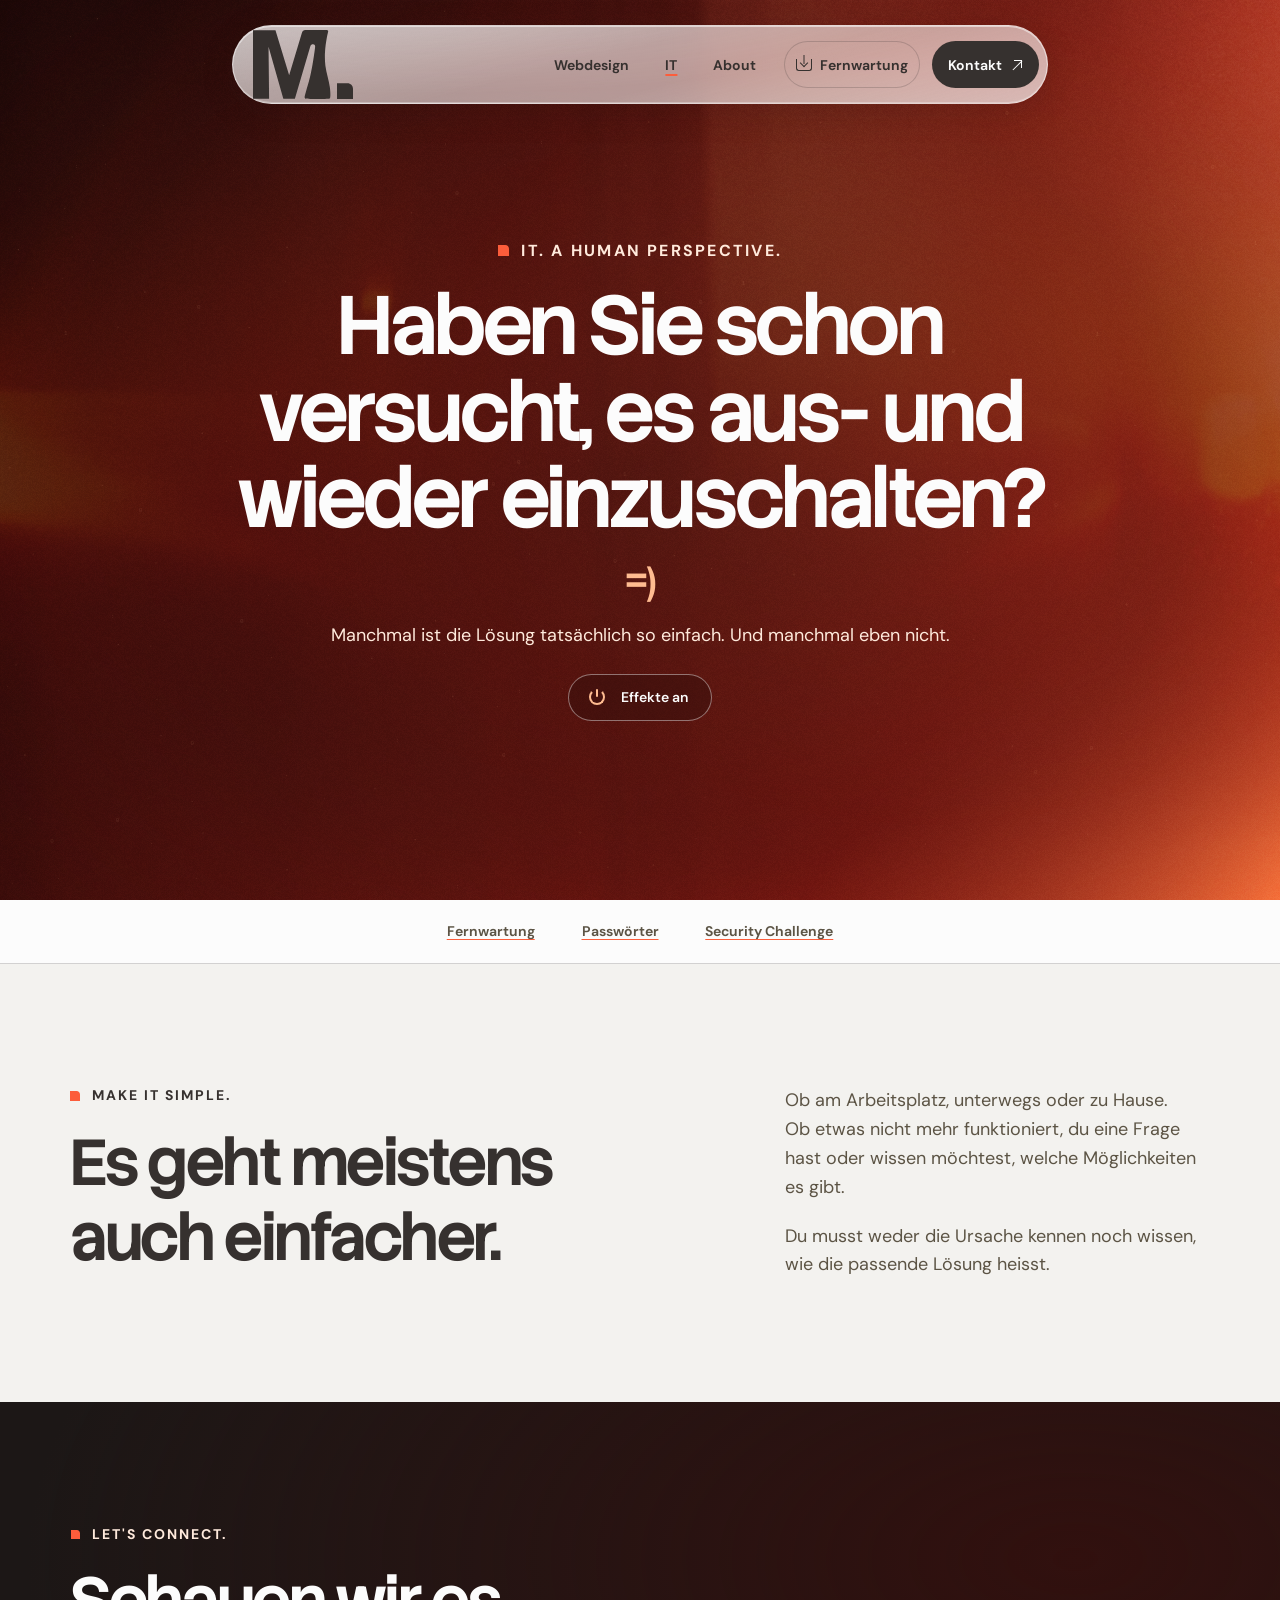
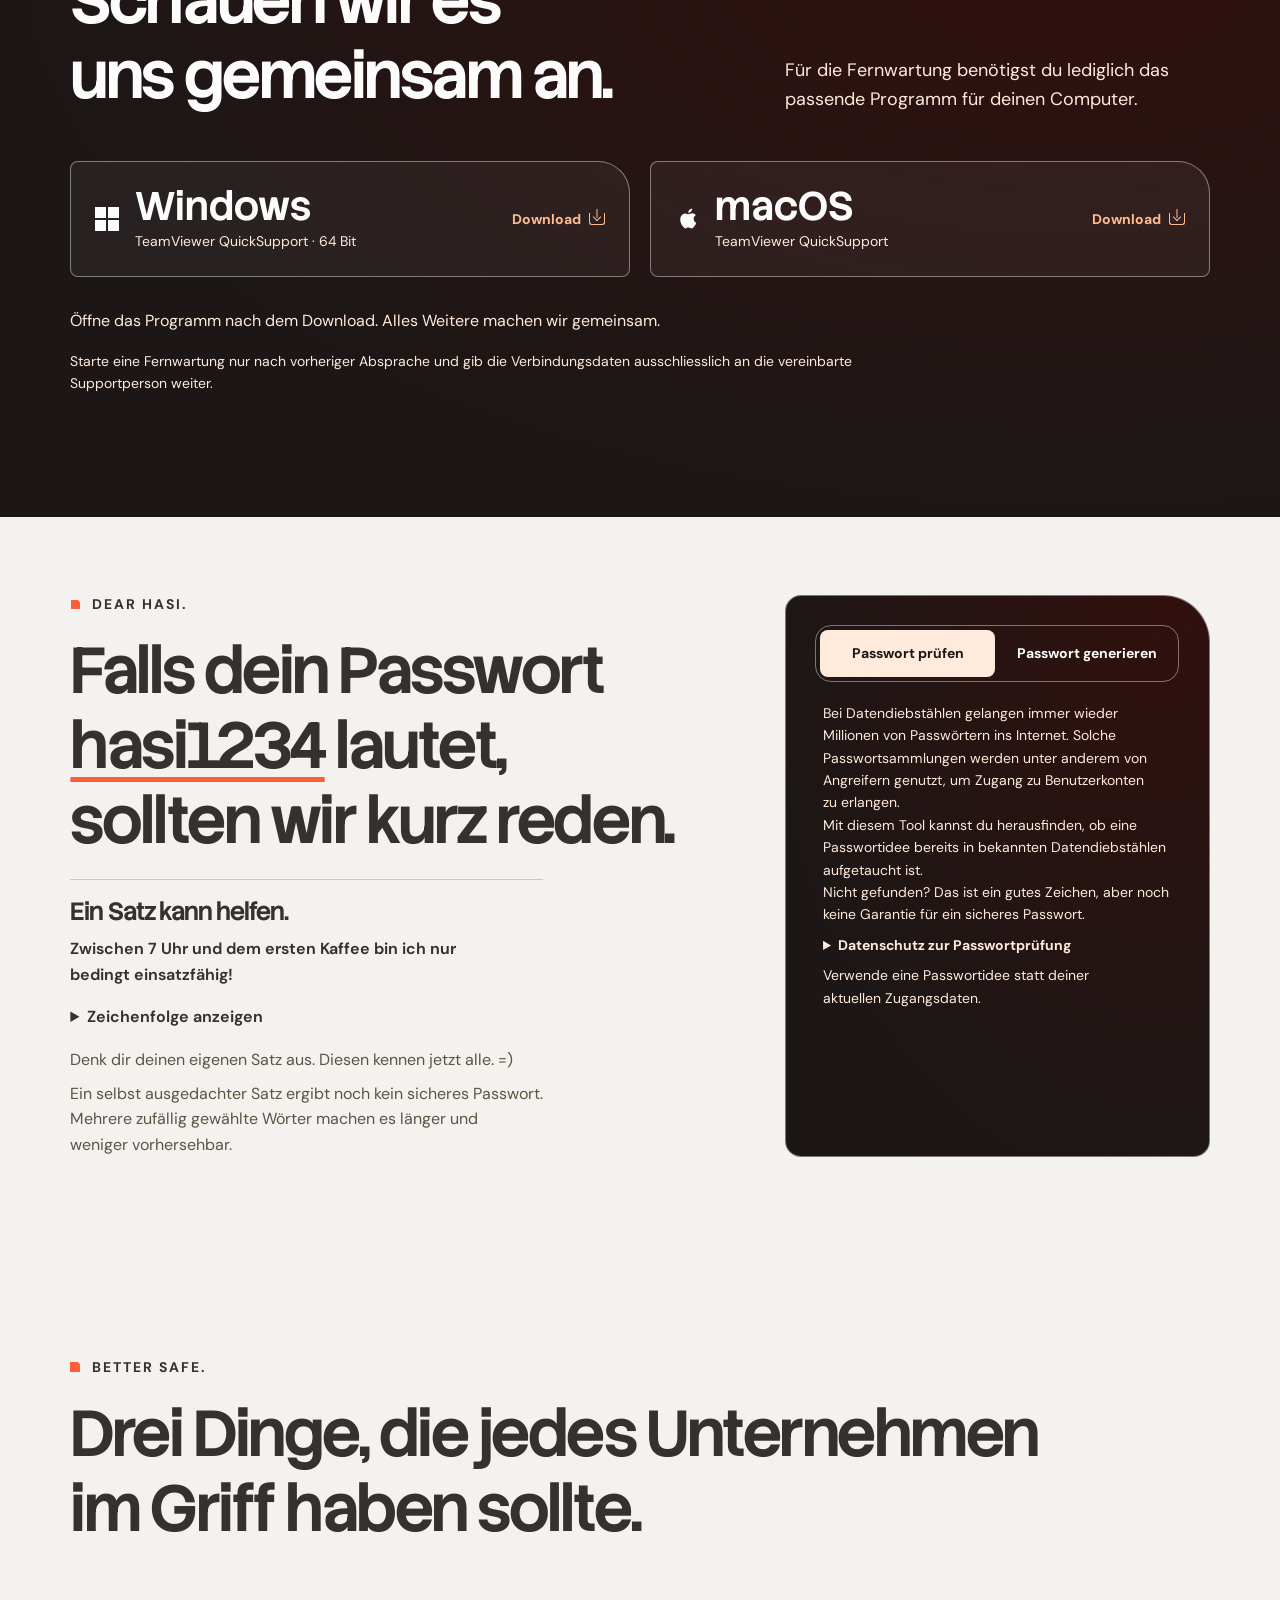
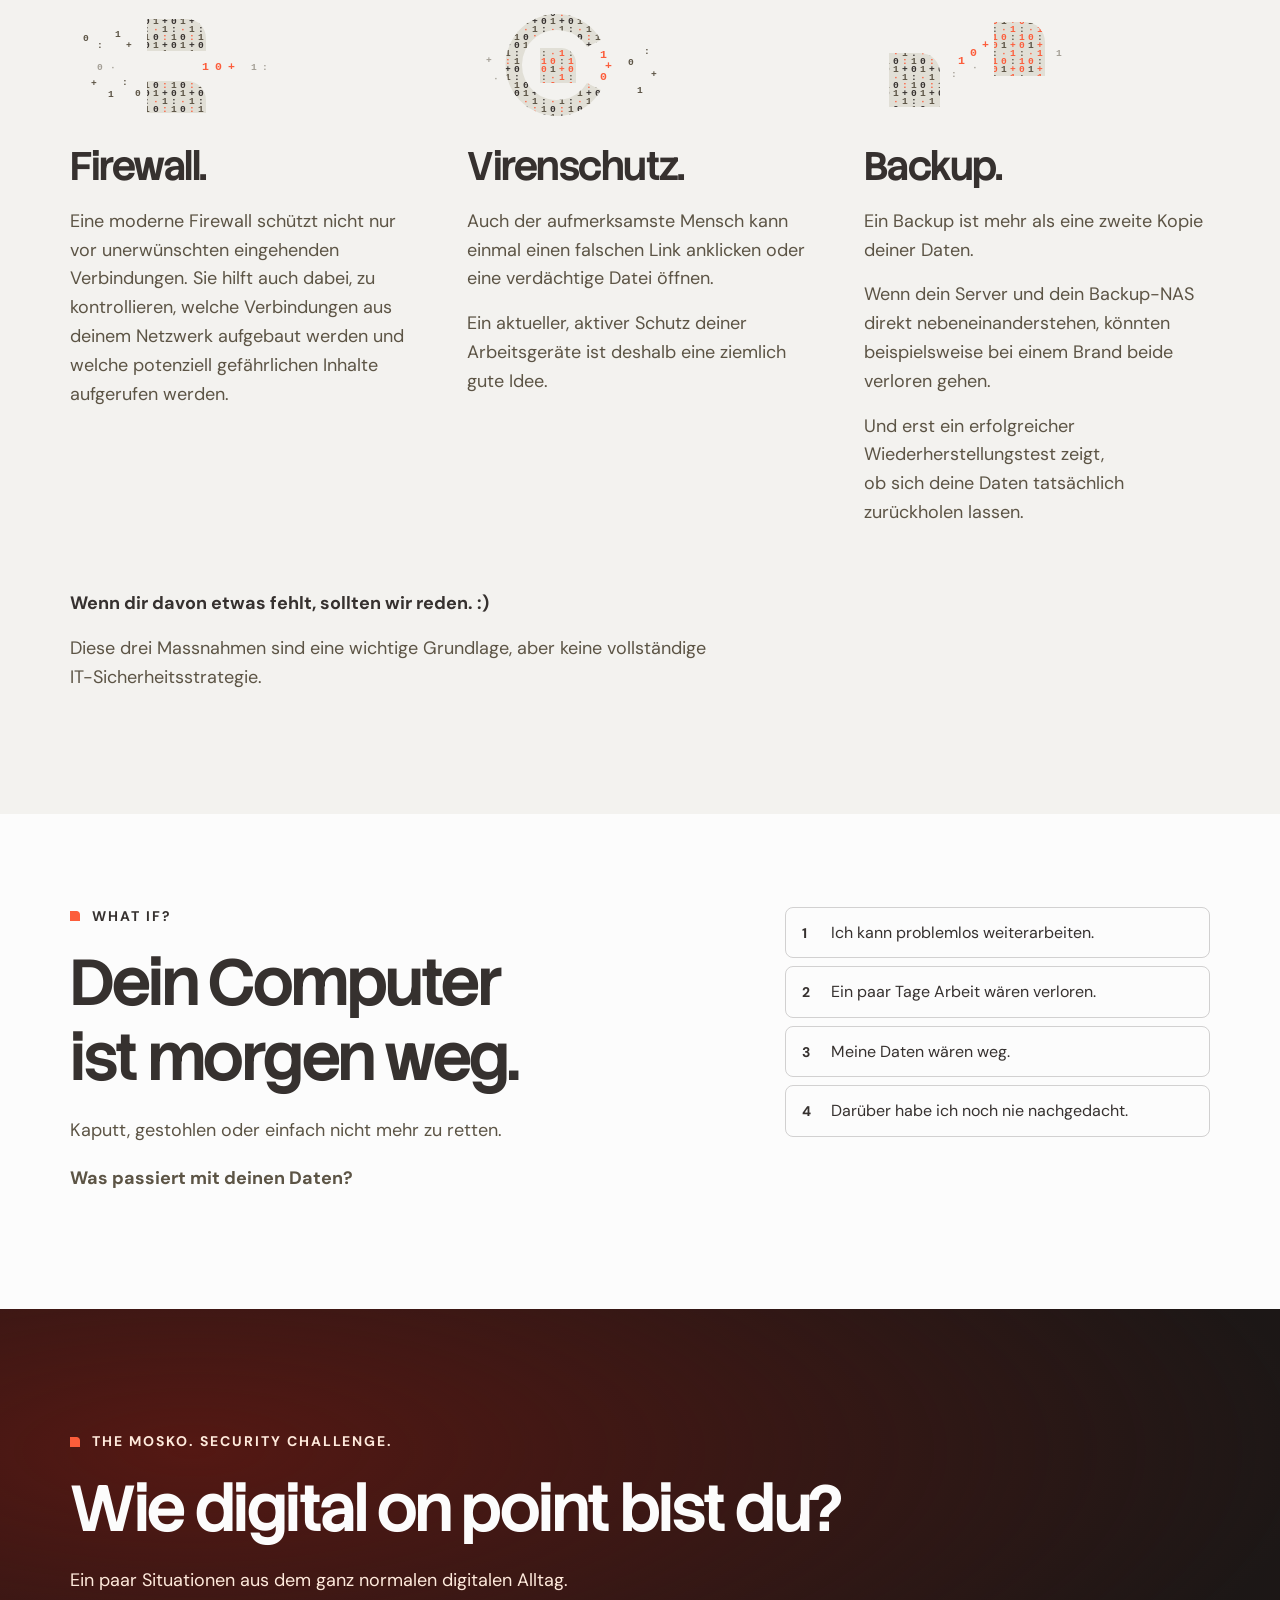
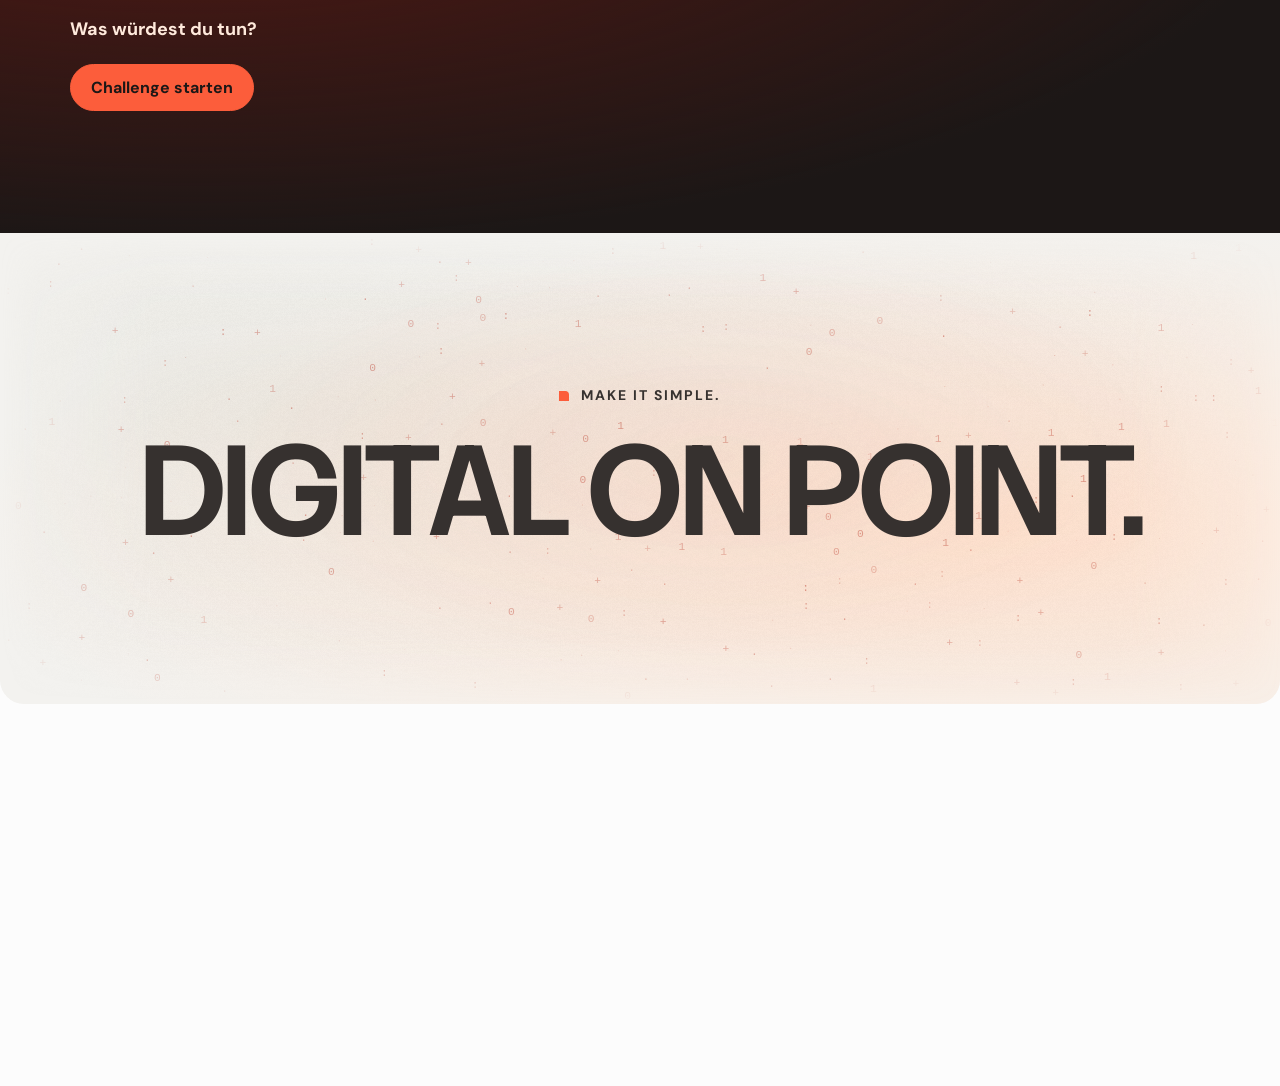
<file: it/index.html>
<!doctype html>
<html lang="de-CH">
<head>
  <meta charset="utf-8">
  <meta name="viewport" content="width=device-width, initial-scale=1">
  <meta name="theme-color" content="#3b1312">
  <meta name="robots" content="noindex, nofollow">
  <title>IT-Werkzeuge, Fernwartung und Passwortcheck | MOSKO.</title>
  <meta name="description" content="Die digitale Werkzeugkiste von MOSKO. mit Fernwartung, Passwortcheck, Passwortgenerator und Security Challenge. Persönlicher IT-Support aus Graubünden.">
  <link rel="icon" href="../assets/img/mosko-signet.svg" type="image/svg+xml">
  <link rel="preload" href="../assets/fonts/stack-sans-headline.ttf" as="font" type="font/ttf" crossorigin>
  <link rel="preload" href="../assets/fonts/dm-sans.ttf" as="font" type="font/ttf" crossorigin>
  <link rel="stylesheet" href="../styles.css?v=about-field">
  <link rel="stylesheet" href="../service.css">
  <link rel="stylesheet" href="../it.css?v=about-field">
  <script src="../scenes.js" defer></script>
  <script src="../motion.js?v=curtain-size" defer></script>
  <script src="../language.js" defer></script>
  <script src="../it-challenge-data.js?v=update-answer" defer></script>
  <script src="../it.js?v=it-mobile" defer></script>
</head>
<body class="service-page it-page" id="start" data-native-scroll>
  <a class="skip-link" href="#inhalt">Zum Inhalt springen</a>

  <!-- data-wp-path dokumentiert das jeweilige Ziel für die spätere WordPress-Navigation. -->
  <header class="site-header">
    <nav class="nav-pill" aria-label="Hauptnavigation">
      <a class="nav-logo" href="../" aria-label="MOSKO. – Startseite" data-wp-path="/">
        <picture>
          <source media="(max-width: 26rem)" srcset="../assets/img/mosko-signet-kontrast.svg" width="1500" height="1032">
          <img src="../assets/img/mosko-kontrast.svg" width="1500" height="288" alt="">
        </picture>
      </a>
      <ul class="nav-links">
        <li><a href="../webdesign/" data-wp-path="/webdesign/">Webdesign</a></li>
        <li><a href="./" aria-current="page" data-wp-path="/it/">IT</a></li>
        <li><a href="../about/" data-wp-path="/about/">About</a></li>
      </ul>
      <ul class="nav-links nav-actions">
        <li class="nav-download-item">
          <a class="nav-download" href="#fernwartung" aria-label="Fernwartung" data-wp-path="/it/#fernwartung">
            <span class="download-icon" aria-hidden="true"></span><span>Fernwartung</span>
          </a>
        </li>
        <li><a class="nav-contact" href="../kontakt/" data-wp-path="/kontakt/">Kontakt <span class="arrow arrow-ne" aria-hidden="true"></span></a></li>
      </ul>
    </nav>
  </header>

  <main id="inhalt" tabindex="-1">
    <section class="hero service-hero it-hero boxed-l" aria-labelledby="hero-title">
      <div class="atmosphere atmosphere--chili" id="it-atmosphere" data-atmosphere-switchable aria-hidden="true">
        <div class="atmosphere-film"></div>
        <div class="atmosphere-light"></div>
        <div class="hero-shade service-hero-shade"></div>
        <div class="atmosphere-grain"></div>
        <canvas class="atmosphere-field"></canvas>
      </div>
      <div class="service-hero-copy it-hero-copy flex-column gap-20">
        <p class="sub-title subtitle-on-dark" lang="en">IT. A HUMAN PERSPECTIVE.</p>
        <h1 class="title-1 heading-on-dark" id="hero-title">Haben Sie schon versucht, es aus- und wieder einzuschalten?</h1>
        <p class="it-smile">=)</p>
        <p class="body-l body-on-dark">Manchmal ist die Lösung tatsächlich so einfach. Und manchmal eben nicht.</p>
        <div class="it-power-tray">
          <button class="it-power" type="button" aria-label="Generative Effekte" aria-pressed="true" aria-controls="it-atmosphere" data-it-power hidden>
            <span class="it-power-icon" aria-hidden="true"></span>
            <span class="it-power-label" aria-hidden="true"><span>Effekte an</span><span>Effekte aus</span></span>
          </button>
        </div>
      </div>
    </section>

    <nav class="it-jumps boxed-l" aria-label="Werkzeuge auf dieser Seite">
      <a href="#fernwartung">Fernwartung</a>
      <a href="#passwortcheck">Passwörter</a>
      <a href="#security-challenge">Security Challenge</a>
    </nav>

    <section class="it-intro it-split boxed-l bg-light-2 pad-tb-128" aria-labelledby="it-intro-title">
      <header class="flex-column gap-20">
        <p class="sub-title subtitle-on-light" lang="en">Make It Simple.</p>
        <h2 class="title-2 heading-on-light" id="it-intro-title">Es geht meistens auch einfacher.</h2>
      </header>
      <div class="it-prose body-l body-on-light flex-column gap-20">
        <p>Ob am Arbeitsplatz, unterwegs oder zu Hause. Ob etwas nicht mehr funktioniert, du eine Frage hast oder wissen möchtest, welche Möglichkeiten es gibt.</p>
        <p>Du musst weder die Ursache kennen noch wissen, wie die passende Lösung heisst.</p>
      </div>
    </section>

    <section class="it-remote it-dark boxed-l pad-tb-128" id="fernwartung" aria-labelledby="it-remote-title">
      <div class="it-split">
        <header class="flex-column gap-20">
          <p class="sub-title subtitle-on-dark" lang="en">Let's Connect.</p>
          <h2 class="title-2 heading-on-dark" id="it-remote-title">Schauen wir es uns gemeinsam an.</h2>
        </header>
        <p class="it-prose body-l body-on-dark">Für die Fernwartung benötigst du lediglich das passende Programm für deinen Computer.</p>
      </div>
      <div class="it-downloads">
        <a href="https://download.teamviewer.com/download/TeamViewerQS_x64.exe" class="it-download" rel="noreferrer" aria-label="Windows – Download">
          <span class="it-os-mark it-os-mark--windows" aria-hidden="true"><i></i><i></i><i></i><i></i></span>
          <span class="it-download-label"><strong>Windows</strong><span class="body-s">TeamViewer QuickSupport · 64 Bit</span></span>
          <span class="it-download-action">Download <span class="download-icon" aria-hidden="true"></span></span>
        </a>
        <a href="https://download.teamviewer.com/download/TeamViewerQS.dmg" class="it-download" rel="noreferrer" aria-label="macOS – Download">
          <span class="it-os-mark it-os-mark--mac" aria-hidden="true">
            <svg viewBox="0 0 24 24" fill="currentColor"><path d="M17.2 6.3c1.3 0 2.7.7 3.6 1.9-3.1 1.8-2.7 6.2.5 7.5-.4 1.2-.9 2.3-1.7 3.4-.8 1.2-1.6 2.3-2.8 2.3-1.2 0-1.5-.8-3.1-.8-1.7 0-2 .7-3.2.8-1.2 0-2.1-1.2-2.9-2.3-2.2-3.1-3-7.4-1.7-9.7 1-1.8 2.6-3 4.4-3 1.3 0 2.4.9 3.1.9.7 0 2-.9 3.8-1zm-1-2c.7-.8 1.1-1.9 1-2.9-1 .1-2.2.7-2.9 1.5-.6.7-1.2 1.8-1 2.9 1.1.1 2.2-.6 2.9-1.5z"/></svg>
          </span>
          <span class="it-download-label"><strong>macOS</strong><span class="body-s">TeamViewer QuickSupport</span></span>
          <span class="it-download-action">Download <span class="download-icon" aria-hidden="true"></span></span>
        </a>
      </div>
      <div class="it-remote-notes body-m body-on-dark flex-column gap-16">
        <p>Öffne das Programm nach dem Download. Alles Weitere machen wir gemeinsam.</p>
        <p class="body-s">Starte eine Fernwartung nur nach vorheriger Absprache und gib die Verbindungsdaten ausschliesslich an die vereinbarte Supportperson weiter.</p>
      </div>
    </section>

    <section class="it-check boxed-l bg-light-2 pad-tb-80" id="passwortcheck" aria-labelledby="it-check-title">
      <span id="passwortgenerator" class="it-password-anchor" aria-hidden="true"></span>
      <div class="it-split it-check-grid">
        <div class="it-prose flex-column gap-20">
          <p class="sub-title subtitle-on-light" lang="en">Dear Hasi.</p>
          <h2 class="title-2 heading-on-light" id="it-check-title">Falls dein Passwort <span class="it-hasi">hasi1234</span> lautet, sollten wir kurz reden.</h2>
          <aside class="it-sentence-tip body-m body-on-light" aria-labelledby="it-tip-title">
            <h3 class="title-6 heading-on-light" id="it-tip-title">Ein Satz kann helfen.</h3>
            <p class="it-sentence-example"><span>Z</span>wischen <span>7</span> <span>U</span>hr <span>u</span>nd <span>d</span>em <span>e</span>rsten <span>K</span>affee <span>b</span>in <span>i</span>ch <span>n</span>ur <span>b</span>edingt <span>e</span>insatzfähig<span>!</span></p>
            <details class="it-sentence-fold">
              <summary>Zeichenfolge anzeigen</summary>
              <p class="it-sentence-code"><strong>Z7UudeKbinbe!</strong></p>
            </details>
            <p>Denk dir deinen eigenen Satz aus. Diesen kennen jetzt alle. =)</p>
            <p>Ein selbst ausgedachter Satz ergibt noch kein sicheres Passwort. Mehrere zufällig gewählte Wörter machen es länger und weniger vorhersehbar.</p>
          </aside>
        </div>

        <div class="it-check-card it-dark">
          <nav class="it-password-switch" aria-label="Passwortwerkzeuge" data-password-switch>
            <a href="#passwortcheck" aria-current="location" aria-controls="passwort-pruefen">Passwort prüfen</a>
            <a href="#passwortgenerator" aria-controls="passwort-erstellen">Passwort generieren</a>
          </nav>
          <div class="it-password-panel" id="passwort-pruefen">
            <div class="it-privacy flex-column gap-8 body-s body-on-dark">
              <p>Bei Datendiebstählen gelangen immer wieder Millionen von Passwörtern ins Internet. Solche Passwortsammlungen werden unter anderem von Angreifern genutzt, um Zugang zu Benutzerkonten zu erlangen.</p>
              <p>Mit diesem Tool kannst du herausfinden, ob eine Passwortidee bereits in bekannten Datendiebstählen aufgetaucht ist.</p>
              <p>Nicht gefunden? Das ist ein gutes Zeichen, aber noch keine Garantie für ein sicheres Passwort.</p>
              <details>
                <summary>Datenschutz zur Passwortprüfung</summary>
                <p><strong>Dein Passwort bleibt dein Geheimnis.</strong> Dein vollständiges Passwort und der vollständige Hash bleiben in deinem Browser. Das Tool speichert sie nicht.</p>
                <p>Bei der Prüfung gehen nur die ersten fünf Zeichen des lokal berechneten Passwort-Hashs an Have I Been Pwned. Bei der HTTPS-Abfrage erhält der Dienst technische Metadaten wie die IP-Adresse.</p>
                <p><a class="it-plain-link" href="https://haveibeenpwned.com/Passwords" rel="noreferrer" lang="en">Powered by Have I Been Pwned.</a></p>
              </details>
              <p>Verwende eine Passwortidee statt deiner aktuellen Zugangsdaten.</p>
            </div>
            <iframe src="passwortcheck/" sandbox="allow-scripts" referrerpolicy="no-referrer" title="Isolierter Passwortchecker" height="88" data-password-frame></iframe>
          </div>
          <div class="it-password-panel" id="passwort-erstellen">
            <div class="it-password-tool" data-password-generator hidden>
              <p class="it-tool-caption body-s" id="generated-label">Dein neues Passwort</p>
              <output class="it-generated" aria-labelledby="generated-label" aria-live="off"></output>
              <div class="it-length">
                <label for="it-password-length">Passwortlänge</label>
                <output for="it-password-length" data-length-value>16</output>
                <input id="it-password-length" type="range" min="12" max="64" value="16" autocomplete="off">
              </div>
              <fieldset class="it-charsets">
                <legend>Zeichenauswahl</legend>
                <label><input type="checkbox" data-charset="upper" checked>Grossbuchstaben</label>
                <label><input type="checkbox" data-charset="lower" checked>Kleinbuchstaben</label>
                <label><input type="checkbox" data-charset="digits" checked>Zahlen</label>
                <label><input type="checkbox" data-charset="symbols" checked>Sonderzeichen</label>
              </fieldset>
              <div class="it-tool-actions">
                <button type="button" class="it-tool-button" data-generate>Generieren</button>
                <button type="button" class="it-tool-button it-tool-button--quiet" data-copy>Kopieren</button>
              </div>
              <p class="it-tool-status body-s" data-generator-status role="status"></p>
              <template data-generator-message="created">Neues Passwort erstellt.</template>
              <template data-generator-message="copied">Passwort kopiert.</template>
              <template data-generator-message="failed">Kopieren war nicht möglich. Du kannst das Passwort markieren und manuell kopieren.</template>
              <template data-generator-message="minimum">Wähle mindestens eine Zeichenkategorie.</template>
            </div>
            <p class="body-m it-fallback" data-generator-unavailable hidden>Die sichere Zufallsquelle ist in diesem Browser nicht verfügbar.</p>
            <noscript><p class="body-m it-fallback">Der Passwortgenerator benötigt JavaScript.</p></noscript>
            <div class="it-generator-notes body-s body-on-dark">
              <p>Dein Passwort wird lokal in deinem Browser erstellt und von diesem Tool nicht gespeichert.</p>
              <p>Verwende für jedes Konto ein eigenes Passwort und aktiviere nach Möglichkeit Mehrfaktor-Authentifizierung.</p>
            </div>
          </div>
        </div>
      </div>
    </section>

    <section class="it-safety boxed-l bg-light-2 pad-tb-128" id="security" aria-labelledby="it-safety-title">
      <header class="it-security-heading flex-column gap-20">
        <p class="sub-title subtitle-on-light" lang="en">Better Safe.</p>
        <h2 class="title-2 heading-on-light" id="it-safety-title">Drei Dinge, die jedes Unternehmen im Griff haben sollte.</h2>
      </header>
      <div class="it-pillars">
        <article class="it-pillar-chapter">
          <svg class="it-pillar-symbol" data-pillar-symbol viewBox="0 0 208 112" width="208" height="112" aria-hidden="true" focusable="false">
            <defs>
              <pattern id="it-firewall-grid" width="27" height="24" patternUnits="userSpaceOnUse">
                <text class="it-bit-ink" x="2" y="7">0</text><text class="it-bit-chili" x="11" y="7">:</text><text class="it-bit-earth" x="20" y="7">1</text>
                <text class="it-bit-earth" x="2" y="15">1</text><text class="it-bit-ink" x="11" y="15">+</text><text class="it-bit-ink" x="20" y="15">0</text>
                <text class="it-bit-chili" x="2" y="23">·</text><text class="it-bit-earth" x="11" y="23">1</text><text class="it-bit-ink" x="20" y="23">:</text>
              </pattern>
              <clipPath id="it-firewall-contour"><path d="M77 10h40a19 19 0 0 1 19 19v13H77zm0 62h40a19 19 0 0 1 19 19v13H77z"/></clipPath>
            </defs>
            <g clip-path="url(#it-firewall-contour)">
              <rect class="it-bit-bed" x="77" y="10" width="59" height="94"/>
              <rect class="it-bit-grid" fill="url(#it-firewall-grid)" x="77" y="2" width="59" height="110"/>
            </g>
            <g class="it-bit-trail it-bit-earth">
              <text x="13" y="32">0</text><text x="27" y="39">:</text><text x="45" y="28">1</text><text x="56" y="39">+</text>
              <text x="21" y="77">+</text><text x="38" y="88">1</text><text x="52" y="76">:</text><text x="65" y="87">0</text>
            </g>
            <g class="it-bit-signal it-bit-chili"><text x="132" y="61">1</text><text x="145" y="61">0</text><text x="158" y="61">+</text></g>
            <g class="it-bit-faint it-bit-earth"><text x="27" y="61">0</text><text x="40" y="61">·</text><text x="181" y="61">1</text><text x="192" y="61">:</text></g>
          </svg>
          <div class="it-pillar-copy body-l body-on-light flex-column gap-16">
            <h3 class="title-4 heading-on-light">Firewall.</h3>
            <p>Eine moderne Firewall schützt nicht nur vor unerwünschten eingehenden Verbindungen. Sie hilft auch dabei, zu kontrollieren, welche Verbindungen aus deinem Netzwerk aufgebaut werden und welche potenziell gefährlichen Inhalte aufgerufen werden.</p>
          </div>
        </article>
        <article class="it-pillar-chapter">
          <svg class="it-pillar-symbol" data-pillar-symbol viewBox="0 0 208 112" width="208" height="112" aria-hidden="true" focusable="false">
            <defs>
              <pattern id="it-guard-grid" width="27" height="24" patternUnits="userSpaceOnUse">
                <text class="it-bit-ink" x="2" y="7">0</text><text class="it-bit-chili" x="11" y="7">:</text><text class="it-bit-earth" x="20" y="7">1</text>
                <text class="it-bit-earth" x="2" y="15">1</text><text class="it-bit-ink" x="11" y="15">+</text><text class="it-bit-ink" x="20" y="15">0</text>
                <text class="it-bit-chili" x="2" y="23">·</text><text class="it-bit-earth" x="11" y="23">1</text><text class="it-bit-ink" x="20" y="23">:</text>
              </pattern>
              <pattern id="it-guard-core" width="27" height="24" patternUnits="userSpaceOnUse">
                <text class="it-bit-chili" x="2" y="7">0</text><text class="it-bit-earth" x="11" y="7">:</text><text class="it-bit-chili" x="20" y="7">1</text>
                <text class="it-bit-earth" x="2" y="15">1</text><text class="it-bit-chili" x="11" y="15">+</text><text class="it-bit-chili" x="20" y="15">0</text>
                <text class="it-bit-chili" x="2" y="23">·</text><text class="it-bit-chili" x="11" y="23">1</text><text class="it-bit-earth" x="20" y="23">:</text>
              </pattern>
              <clipPath id="it-guard-contour"><path d="M134 31A51 51 0 1 0 134 81l-14-7a35 35 0 1 1 0-36z"/></clipPath>
            </defs>
            <g clip-path="url(#it-guard-contour)">
              <rect class="it-bit-bed" x="37" y="5" width="105" height="102"/>
              <rect class="it-bit-grid" fill="url(#it-guard-grid)" x="37" y="-3" width="105" height="118"/>
            </g>
            <path class="it-bit-bed" d="M73 39h21a15 15 0 0 1 15 15v20H73z"/>
            <path fill="url(#it-guard-core)" d="M73 39h21a15 15 0 0 1 15 15v20H73z"/>
            <g class="it-bit-response it-bit-chili"><text x="133" y="49">1</text><text x="138" y="60">+</text><text x="133" y="71">0</text></g>
            <g class="it-bit-deflect it-bit-earth"><text x="161" y="56">0</text><text x="177" y="45">:</text><text x="184" y="68">+</text><text x="170" y="84">1</text></g>
            <g class="it-bit-faint it-bit-earth"><text x="19" y="54">+</text><text x="26" y="72">·</text></g>
          </svg>
          <div class="it-pillar-copy body-l body-on-light flex-column gap-16">
            <h3 class="title-4 heading-on-light">Virenschutz.</h3>
            <p>Auch der aufmerksamste Mensch kann einmal einen falschen Link anklicken oder eine verdächtige Datei öffnen.</p>
            <p>Ein aktueller, aktiver Schutz deiner Arbeitsgeräte ist deshalb eine ziemlich gute Idee.</p>
          </div>
        </article>
        <article class="it-pillar-chapter">
          <svg class="it-pillar-symbol" data-pillar-symbol viewBox="0 0 208 112" width="208" height="112" aria-hidden="true" focusable="false">
            <defs>
              <pattern id="it-backup-grid" width="27" height="24" patternUnits="userSpaceOnUse">
                <text class="it-bit-ink" x="2" y="7">0</text><text class="it-bit-chili" x="11" y="7">:</text><text class="it-bit-earth" x="20" y="7">1</text>
                <text class="it-bit-earth" x="2" y="15">1</text><text class="it-bit-ink" x="11" y="15">+</text><text class="it-bit-ink" x="20" y="15">0</text>
                <text class="it-bit-chili" x="2" y="23">·</text><text class="it-bit-earth" x="11" y="23">1</text><text class="it-bit-ink" x="20" y="23">:</text>
              </pattern>
              <pattern id="it-backup-copy" width="27" height="24" patternUnits="userSpaceOnUse">
                <text class="it-bit-chili" x="2" y="7">0</text><text class="it-bit-earth" x="11" y="7">:</text><text class="it-bit-chili" x="20" y="7">1</text>
                <text class="it-bit-earth" x="2" y="15">1</text><text class="it-bit-chili" x="11" y="15">+</text><text class="it-bit-chili" x="20" y="15">0</text>
                <text class="it-bit-chili" x="2" y="23">·</text><text class="it-bit-chili" x="11" y="23">1</text><text class="it-bit-earth" x="20" y="23">:</text>
              </pattern>
              <clipPath id="it-backup-contour"><path d="M130 13h31a20 20 0 0 1 20 20v34h-51z"/></clipPath>
            </defs>
            <path class="it-bit-bed" d="M25 44h31a20 20 0 0 1 20 20v34H25z"/>
            <path fill="url(#it-backup-grid)" d="M25 44h31a20 20 0 0 1 20 20v34H25z"/>
            <g class="it-bit-copy" clip-path="url(#it-backup-contour)">
              <rect class="it-bit-bed" x="130" y="13" width="51" height="54"/>
              <rect class="it-bit-grid" fill="url(#it-backup-copy)" x="130" y="5" width="51" height="70"/>
            </g>
            <g class="it-bit-transfer it-bit-chili"><text x="94" y="55">1</text><text x="106" y="47">0</text><text x="118" y="39">+</text></g>
            <g class="it-bit-faint it-bit-earth"><text x="87" y="68">:</text><text x="108" y="61">·</text><text x="192" y="47">1</text></g>
          </svg>
          <div class="it-pillar-copy body-l body-on-light flex-column gap-16">
            <h3 class="title-4 heading-on-light">Backup.</h3>
            <p>Ein Backup ist mehr als eine zweite Kopie deiner Daten.</p>
            <p>Wenn dein Server und dein Backup-NAS direkt nebeneinanderstehen, könnten beispielsweise bei einem Brand beide verloren gehen.</p>
            <p>Und erst ein erfolgreicher Wiederherstellungstest zeigt, ob sich deine Daten tatsächlich zurückholen lassen.</p>
          </div>
        </article>
      </div>
      <div class="it-prose body-l body-on-light flex-column gap-16">
        <p class="it-emphasis"><strong>Wenn dir davon etwas fehlt, sollten wir reden. :)</strong></p>
        <p>Diese drei Massnahmen sind eine wichtige Grundlage, aber keine vollständige IT-Sicherheitsstrategie.</p>
      </div>
    </section>

    <section class="it-backup boxed-l pad-tb-96" id="backup" aria-labelledby="it-backup-title">
      <div class="it-split">
        <header class="flex-column gap-20">
          <p class="sub-title subtitle-on-light" lang="en">What If?</p>
          <h2 class="title-2 heading-on-light" id="it-backup-title">Dein Computer ist morgen weg.</h2>
          <p class="body-l body-on-light">Kaputt, gestohlen oder einfach nicht mehr zu retten.</p>
          <p class="body-l body-on-light" id="it-backup-question"><strong>Was passiert mit deinen Daten?</strong></p>
        </header>
        <div data-backup-choice hidden>
          <div class="it-option-list" role="group" aria-labelledby="it-backup-question">
            <button type="button" class="it-option" data-backup-answer="0" aria-pressed="false"><span class="it-option-key" aria-hidden="true">1</span>Ich kann problemlos weiterarbeiten.</button>
            <button type="button" class="it-option" data-backup-answer="1" aria-pressed="false"><span class="it-option-key" aria-hidden="true">2</span>Ein paar Tage Arbeit wären verloren.</button>
            <button type="button" class="it-option" data-backup-answer="2" aria-pressed="false"><span class="it-option-key" aria-hidden="true">3</span>Meine Daten wären weg.</button>
            <button type="button" class="it-option" data-backup-answer="3" aria-pressed="false"><span class="it-option-key" aria-hidden="true">4</span>Darüber habe ich noch nie nachgedacht.</button>
          </div>
          <p class="it-backup-feedback body-m" role="status" data-backup-feedback></p>
          <template data-backup-response="0">So soll's sein. Vorausgesetzt natürlich, du hast auch schon einmal geprüft, ob sich deine Daten wiederherstellen lassen.</template>
          <template data-backup-response="1">Wie viel ist dir ein Arbeitstag wert? Vielleicht lohnt sich eine häufigere automatische Datensicherung.</template>
          <template data-backup-response="2">Das lässt sich ändern. Eine unabhängige Datensicherung kann dir einiges an Aufwand ersparen.</template>
          <template data-backup-response="3">Jetzt hast du darüber nachgedacht. =)</template>
        </div>
        <noscript><p class="body-m it-fallback">Das Backup-Gedankenexperiment benötigt JavaScript.</p></noscript>
      </div>
    </section>

    <section class="it-challenge it-dark boxed-l pad-tb-128" id="security-challenge" aria-labelledby="it-challenge-title">
      <header class="it-challenge-heading flex-column gap-20">
        <p class="sub-title subtitle-on-dark" lang="en">The MOSKO. Security Challenge.</p>
        <h2 class="title-2 heading-on-dark" id="it-challenge-title">Wie digital on point bist du?</h2>
        <p class="body-l body-on-dark">Ein paar Situationen aus dem ganz normalen digitalen Alltag.</p>
        <p class="body-l body-on-dark"><strong>Was würdest du tun?</strong></p>
        <button type="button" class="it-tool-button" data-challenge-start hidden>Challenge starten</button>
        <noscript><p class="body-m it-fallback">Die Security Challenge benötigt JavaScript.</p></noscript>
      </header>
      <div class="it-game" data-challenge hidden>
        <div class="it-game-top" data-challenge-progress>
          <p class="body-s">Level <strong data-level-number>1</strong> von 5</p>
          <progress max="5" value="0" aria-label="Abgeschlossene Levels"></progress>
          <p class="body-s"><strong data-score aria-live="polite">0</strong> / 8 Punkte</p>
        </div>
        <div class="it-game-body">
          <section class="it-level" data-question hidden aria-labelledby="challenge-question-title">
            <div class="it-level-content" data-level-content>
              <p class="it-level-difficulty body-s" data-question-meta></p>
              <h3 class="title-4 heading-on-dark" id="challenge-question-title" tabindex="-1" data-question-title></h3>
              <p class="body-l body-on-dark" data-question-prompt></p>
              <div class="it-option-list" role="group" aria-labelledby="challenge-question-title" data-question-options></div>
              <template data-answer-correct>Richtige Antwort</template>
              <template data-answer-incorrect>Falsche Antwort</template>
              <template data-answer-template>
                <button type="button" class="it-option" data-answer>
                  <span class="it-option-key" aria-hidden="true"></span>
                  <span data-answer-text></span>
                  <span class="it-answer-mark" aria-hidden="true"></span>
                  <span class="it-readable" data-answer-status></span>
                </button>
              </template>
              <div class="it-game-feedback" tabindex="-1" hidden data-level-feedback>
                <div class="it-feedback-title body-m">
                  <strong data-right>Richtig!</strong><strong data-other>Oops. Falsch!</strong>
                  <span data-point-gain><span data-plus-one>+1 Punkt</span><span data-plus-zero>+0 Punkte</span></span>
                </div>
                <p class="body-m body-on-dark" data-question-explanation></p>
              </div>
            </div>
            <div class="it-level-actions" data-next-actions hidden>
              <button type="button" class="it-tool-button" data-next>Weiter</button>
            </div>
          </section>

          <section class="it-level it-level--mail" data-phishing hidden aria-labelledby="challenge-mail-title">
            <div class="it-level-content" data-level-content>
              <p class="it-level-difficulty body-s">Fortgeschritten</p>
              <h3 class="title-4 heading-on-dark" id="challenge-mail-title" tabindex="-1" lang="en">Spot the Fake</h3>
              <p class="body-m">Wähle auffällige Stellen in dieser fiktiven Nachricht. Vier Hinweise sind versteckt.</p>
              <div class="it-mail" aria-label="Fiktive E-Mail">
                <div class="it-mail-header">
                  <p class="it-mail-subject" data-mail-subject></p>
                  <dl data-mail-meta></dl>
                </div>
                <div class="it-mail-body flex-column gap-8" data-mail-body></div>
              </div>
              <ul class="it-clue-notes body-m" data-clue-notes hidden></ul>
            </div>
            <div class="it-level-actions">
              <p class="it-spot-feedback body-m" role="status" data-clue-feedback></p>
              <template data-mail-complete>Alle vier Hinweise gefunden.</template>
              <template data-mail-revealed>Hier findest du alle vier Hinweise. Gezählt werden die selbst entdeckten Stellen.</template>
              <button type="button" class="it-tool-button it-tool-button--quiet" data-reveal-clues>Auflösung ansehen</button>
              <button type="button" class="it-tool-button" data-show-result hidden>Ergebnis ansehen</button>
            </div>
          </section>
          <section class="it-level it-game-result" data-challenge-result hidden aria-label="Ergebnis">
            <div data-tier="perfect" hidden>
              <h3 class="title-3 heading-on-dark" tabindex="-1" lang="en">Digital on Point.</h3>
              <p class="body-l">Sehr gut aufgepasst!</p>
            </div>
            <div data-tier="good" hidden>
              <h3 class="title-3 heading-on-dark" tabindex="-1" lang="en">Not Bad at All.</h3>
              <p class="body-l">Und vielleicht hast du heute sogar noch etwas Neues gelernt.</p>
            </div>
            <div data-tier="learn" hidden>
              <h3 class="title-3 heading-on-dark" tabindex="-1" lang="en">Every Day Is a School Day.</h3>
              <p class="body-l">Gut, dass du diese Situationen hier ausprobiert hast und nicht erst im echten Leben.</p>
            </div>
            <p class="body-s">Das Ergebnis ist keine Bewertung der tatsächlichen Sicherheit eines Unternehmens.</p>
            <button type="button" class="it-tool-button" data-challenge-restart>Nochmals spielen</button>
          </section>
        </div>
      </div>
    </section>

    <section class="it-signoff boxed-l pad-tb-160" data-light-field aria-labelledby="it-signoff-title">
      <div class="atmosphere atmosphere--light" aria-hidden="true">
        <div class="atmosphere-light"></div>
        <div class="atmosphere-grain"></div>
        <canvas class="atmosphere-field"></canvas>
      </div>
      <p class="sub-title subtitle-on-light" lang="en">Make It Simple.</p>
      <h2 class="title-1 heading-on-light" id="it-signoff-title" lang="en">Digital on Point.</h2>
    </section>
  </main>

  <div id="kontakt" class="footer-anchor" aria-hidden="true"></div>
  <footer class="curtain boxed-l" aria-labelledby="footer-title">
    <div class="atmosphere atmosphere--chili" aria-hidden="true">
      <div class="atmosphere-film"></div>
      <div class="atmosphere-light"></div>
      <div class="curtain-shade"></div>
      <div class="atmosphere-grain"></div>
      <canvas class="atmosphere-field"></canvas>
    </div>
    <div class="curtain-identity">
      <div class="curtain-brand flex-column gap-16">
        <a class="curtain-logo" href="../" data-wp-path="/" aria-label="MOSKO. Digital on Point. Zur Startseite">
          <img src="../assets/img/mosko-claim-leinen.svg" width="1500" height="388" alt="MOSKO. Digital on Point.">
        </a>
        <p class="body-m">In Graubünden zuhause. Digital überall.</p>
      </div>
      <div class="curtain-reach flex-column gap-16">
        <h2 class="title-6 heading-on-dark" id="footer-title">Bereit, wenn du es bist.</h2>
        <div class="curtain-channels">
          <address class="curtain-contact body-m">
            <a href="tel:+41792726472">+41 79 272 64 72</a>
            <a href="mailto:info@mosko.ch">info@mosko.ch</a>
          </address>
          <div class="curtain-socials">
            <span class="curtain-social-icon" data-social-profile="instagram" role="img" aria-label="Instagram – Profil-URL folgt" title="Instagram-Profil folgt">
              <svg viewBox="0 0 24 24" aria-hidden="true" fill="none" stroke="currentColor" stroke-width="1.6">
                <rect x="3.5" y="3.5" width="17" height="17" rx="4.5"/>
                <circle cx="12" cy="12" r="4"/>
                <circle cx="17.2" cy="6.9" r="1" fill="currentColor" stroke="none"/>
              </svg>
            </span>
            <span class="curtain-social-icon" data-social-profile="linkedin" role="img" aria-label="LinkedIn – Profil-URL folgt" title="LinkedIn-Profil folgt">
              <svg viewBox="0 0 24 24" aria-hidden="true" fill="none" stroke="currentColor" stroke-width="1.6">
                <rect x="3.5" y="3.5" width="17" height="17" rx="3"/>
                <path d="M8 10.5v6m3.75 0v-6m0 2.1a2.4 2.4 0 0 1 4.8 0v3.9" stroke-linecap="round"/>
                <circle cx="8" cy="7.6" r="1" fill="currentColor" stroke="none"/>
              </svg>
            </span>
          </div>
        </div>
      </div>
    </div>

    <div class="curtain-base body-s">
      <p class="curtain-language-status" lang="en" role="status" data-language-status hidden></p>
      <div class="curtain-legal">
        <p>© 2026 MOSKO.</p>
        <nav class="curtain-links" aria-label="Rechtliche Informationen">
          <a href="#impressum-vorschau" data-wp-path="/impressum/">Impressum</a>
          <a href="#datenschutz-vorschau" data-wp-path="/datenschutz/">Datenschutz</a>
        </nav>
      </div>
      <div class="curtain-language" role="group" aria-label="Sprache" data-language-picker hidden>
        <button type="button" lang="de-CH" aria-label="Deutsch" aria-pressed="false" data-language="de">DE</button>
        <span aria-hidden="true">/</span>
        <button type="button" lang="en" aria-label="English" aria-pressed="false" data-language="en">EN</button>
      </div>
    </div>
    <p class="preview-note body-s" id="impressum-vorschau" tabindex="-1">Das Impressum folgt als eigene Seite. <a href="#kontakt">Hinweis schliessen</a></p>
    <p class="preview-note body-s" id="datenschutz-vorschau" tabindex="-1">Die Datenschutzerklärung folgt als eigene Seite. <a href="#kontakt">Hinweis schliessen</a></p>
  </footer>
</body>
</html>
</file>
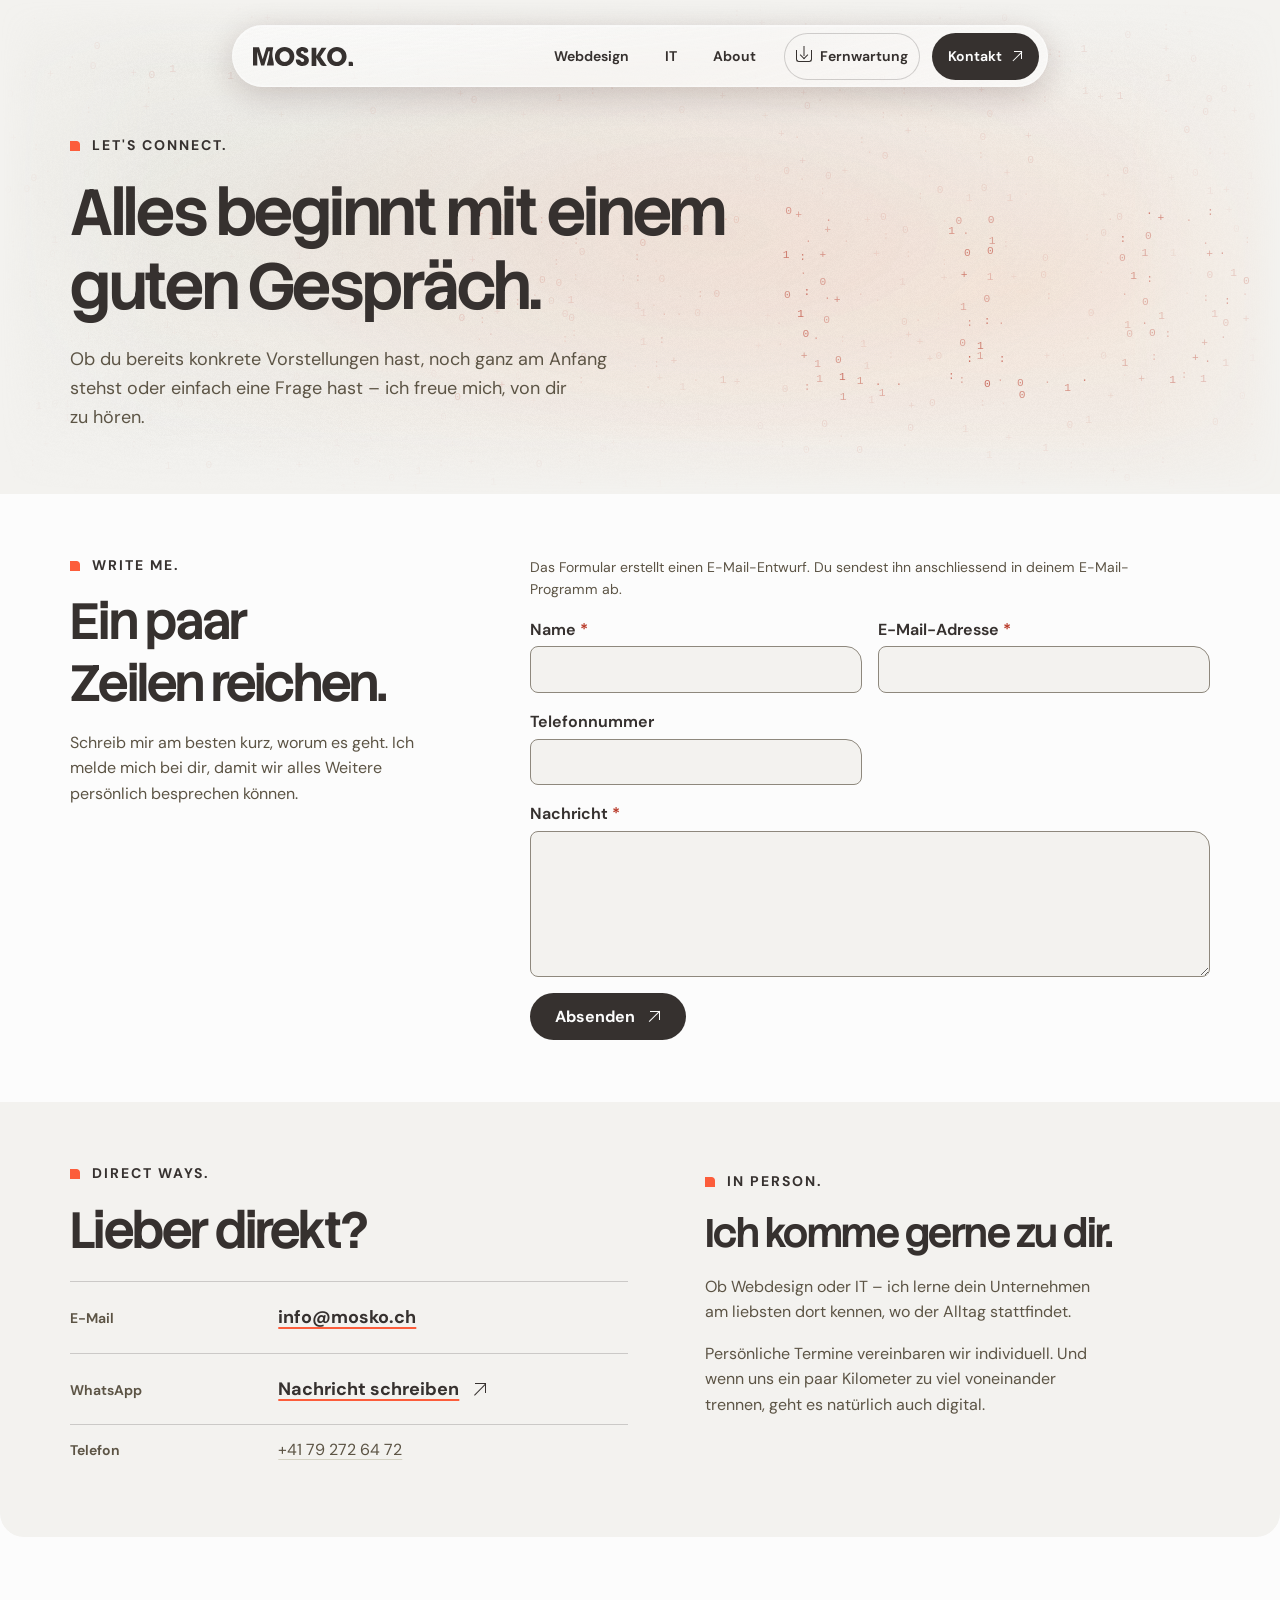
<file: kontakt/index.html>
<!doctype html>
<html lang="de-CH">
<head>
  <meta charset="utf-8">
  <meta name="viewport" content="width=device-width, initial-scale=1">
  <meta name="theme-color" content="#f3f2ef">
  <meta http-equiv="Content-Security-Policy" content="form-action 'none'">
  <meta name="robots" content="noindex, nofollow">
  <title>Kontakt – Schreib MOSKO. | Webdesign und IT</title>
  <meta name="description" content="Nimm Kontakt mit Cheyenne von MOSKO. auf. Schreib für Webdesign oder IT per E-Mail, Formular oder WhatsApp. Persönliche Termine nach Vereinbarung.">
  <link rel="icon" href="../assets/img/mosko-signet.svg" type="image/svg+xml">
  <link rel="preload" href="../assets/fonts/stack-sans-headline.ttf" as="font" type="font/ttf" crossorigin>
  <link rel="preload" href="../assets/fonts/dm-sans.ttf" as="font" type="font/ttf" crossorigin>
  <link rel="stylesheet" href="../styles.css?v=about-field">
  <link rel="stylesheet" href="../contact.css?v=contact-v2">
  <script src="../scenes.js?v=hello-contrast" defer></script>
  <script src="../motion.js?v=curtain-size" defer></script>
  <script src="../language.js" defer></script>
  <script src="../contact.js" defer></script>
</head>
<body class="contact-page" id="start" data-native-scroll>
  <a class="skip-link" href="#inhalt">Zum Inhalt springen</a>

  <!-- data-wp-path dokumentiert das jeweilige Ziel für die spätere WordPress-Navigation. -->
  <header class="site-header">
    <nav class="nav-pill" aria-label="Hauptnavigation">
      <a class="nav-logo" href="../" aria-label="MOSKO. – Startseite" data-wp-path="/">
        <picture>
          <source media="(max-width: 26rem)" srcset="../assets/img/mosko-signet-kontrast.svg" width="1500" height="1032">
          <img src="../assets/img/mosko-kontrast.svg" width="1500" height="288" alt="">
        </picture>
      </a>
      <ul class="nav-links">
        <li><a href="../webdesign/" data-wp-path="/webdesign/">Webdesign</a></li>
        <li><a href="../it/" data-wp-path="/it/">IT</a></li>
        <li><a href="../about/" data-wp-path="/about/">About</a></li>
      </ul>
      <ul class="nav-links nav-actions">
        <li class="nav-download-item">
          <a class="nav-download" href="../it/#fernwartung" aria-label="Fernwartung" data-wp-path="/it/#fernwartung">
            <span class="download-icon" aria-hidden="true"></span><span>Fernwartung</span>
          </a>
        </li>
        <li><a class="nav-contact" href="./" aria-current="page" data-wp-path="/kontakt/">Kontakt <span class="arrow arrow-ne" aria-hidden="true"></span></a></li>
      </ul>
    </nav>
  </header>

  <main id="inhalt" tabindex="-1">
    <section class="contact-hero boxed-l bg-light-2" data-light-field aria-labelledby="contact-hero-title">
      <div class="atmosphere atmosphere--light" aria-hidden="true">
        <div class="atmosphere-light"></div>
        <div class="atmosphere-grain"></div>
        <canvas class="atmosphere-field" data-atmosphere-motif="hello"></canvas>
      </div>
      <div class="contact-hero-copy flex-column gap-20" data-atmosphere-quiet>
        <p class="sub-title subtitle-on-light" lang="en">Let's Connect.</p>
        <h1 class="title-2 heading-on-light" id="contact-hero-title">Alles beginnt mit einem guten Gespräch.</h1>
        <p class="body-l body-on-light">Ob du bereits konkrete Vorstellungen hast, noch ganz am Anfang stehst oder einfach eine Frage hast – ich freue mich, von dir zu hören.</p>
      </div>
    </section>

    <section class="contact-message boxed-l pad-tb-64 bg-light-1" id="nachricht" aria-labelledby="contact-message-title">
      <header class="contact-heading flex-column gap-16">
        <p class="sub-title subtitle-on-light" lang="en">Write Me.</p>
        <h2 class="title-3 heading-on-light" id="contact-message-title">Ein paar Zeilen reichen.</h2>
        <p class="body-m body-on-light">Schreib mir am besten kurz, worum es geht. Ich melde mich bei dir, damit wir alles Weitere persönlich besprechen können.</p>
      </header>

      <form class="contact-form" data-contact-form method="post" novalidate aria-labelledby="contact-message-title" aria-describedby="contact-preview">
        <p class="contact-preview body-s body-on-light" id="contact-preview">Das Formular erstellt einen E-Mail-Entwurf. Du sendest ihn anschliessend in deinem E-Mail-Programm ab.</p>
        <fieldset class="contact-fields" disabled aria-label="Deine Nachricht">
          <div class="contact-field">
            <label for="contact-name">Name <span aria-hidden="true">*</span></label>
            <input id="contact-name" name="name" autocomplete="name" maxlength="120" data-required-message="Bitte gib deinen Namen ein." required>
            <p class="contact-error body-s" id="contact-name-error" data-field-error hidden></p>
          </div>
          <div class="contact-field">
            <label for="contact-email">E-Mail-Adresse <span aria-hidden="true">*</span></label>
            <input id="contact-email" name="email" type="email" autocomplete="email" maxlength="254"
              data-required-message="Bitte gib deine E-Mail-Adresse ein."
              data-format-message="Bitte prüfe deine E-Mail-Adresse. Beispiel: name@beispiel.ch." required>
            <p class="contact-error body-s" id="contact-email-error" data-field-error hidden></p>
          </div>
          <div class="contact-field">
            <label for="contact-phone">Telefonnummer</label>
            <input id="contact-phone" name="phone" type="tel" autocomplete="tel" maxlength="60">
          </div>
          <div class="contact-field contact-field-message">
            <label for="contact-message">Nachricht <span aria-hidden="true">*</span></label>
            <textarea id="contact-message" name="message" rows="5" maxlength="3000"
              data-required-message="Bitte schreibe eine kurze Nachricht." required></textarea>
            <p class="contact-error body-s" id="contact-message-error" data-field-error hidden></p>
          </div>
          <button type="submit" class="contact-submit">Absenden <span class="arrow arrow-ne" aria-hidden="true"></span></button>
        </fieldset>
        <div class="contact-status body-m" role="status">
          <div class="contact-draft" data-contact-draft hidden>
            <p>Dein Entwurf ist bereit. Öffne ihn und sende ihn in deinem E-Mail-Programm ab.</p>
            <a class="text-link link-on-light" data-draft-link>E-Mail-Entwurf öffnen <span class="arrow arrow-ne" aria-hidden="true"></span></a>
          </div>
        </div>
        <noscript><p class="body-s body-on-light">Für den Entwurf braucht das Formular JavaScript. Du erreichst mich direkt unter <a href="mailto:info@mosko.ch">info@mosko.ch</a>.</p></noscript>
      </form>
    </section>

    <div class="contact-context boxed-l pad-tb-64 bg-light-2">
      <section aria-labelledby="contact-direct-title">
        <header class="contact-heading flex-column gap-16">
          <p class="sub-title subtitle-on-light" lang="en">Direct Ways.</p>
          <h2 class="title-3 heading-on-light" id="contact-direct-title">Lieber direkt?</h2>
        </header>
        <dl class="contact-channels">
          <div>
            <dt>E-Mail</dt>
            <dd><a class="text-link link-on-light" href="mailto:info@mosko.ch">info@mosko.ch</a></dd>
          </div>
          <div>
            <dt>WhatsApp</dt>
            <dd><a class="text-link link-on-light" href="https://wa.me/41792726472" rel="noreferrer">Nachricht schreiben <span class="arrow arrow-ne" aria-hidden="true"></span></a></dd>
          </div>
          <div class="contact-channel-phone">
            <dt>Telefon</dt>
            <dd><a href="tel:+41792726472">+41 79 272 64 72</a></dd>
          </div>
        </dl>
      </section>
      <section class="contact-in-person flex-column gap-16 body-m body-on-light" aria-labelledby="contact-in-person-title">
        <p class="sub-title subtitle-on-light" lang="en">In Person.</p>
        <h2 class="title-4 heading-on-light" id="contact-in-person-title">Ich komme gerne zu dir.</h2>
        <p>Ob Webdesign oder IT – ich lerne dein Unternehmen am liebsten dort kennen, wo der Alltag stattfindet.</p>
        <p>Persönliche Termine vereinbaren wir individuell. Und wenn uns ein paar Kilometer zu viel voneinander trennen, geht es natürlich auch digital.</p>
      </section>
    </div>
  </main>

  <div id="kontakt" class="footer-anchor" aria-hidden="true"></div>
  <footer class="curtain boxed-l" aria-labelledby="footer-title">
    <div class="atmosphere atmosphere--chili" aria-hidden="true">
      <div class="atmosphere-film"></div>
      <div class="atmosphere-light"></div>
      <div class="curtain-shade"></div>
      <div class="atmosphere-grain"></div>
      <canvas class="atmosphere-field"></canvas>
    </div>
    <div class="curtain-identity">
      <div class="curtain-brand flex-column gap-16">
        <a class="curtain-logo" href="../" data-wp-path="/" aria-label="MOSKO. Digital on Point. Zur Startseite">
          <img src="../assets/img/mosko-claim-leinen.svg" width="1500" height="388" alt="MOSKO. Digital on Point.">
        </a>
        <p class="body-m">In Graubünden zuhause. Digital überall.</p>
      </div>
      <div class="curtain-reach flex-column gap-16">
        <h2 class="title-6 heading-on-dark" id="footer-title">Bereit, wenn du es bist.</h2>
        <div class="curtain-channels">
          <address class="curtain-contact body-m">
            <a href="tel:+41792726472">+41 79 272 64 72</a>
            <a href="mailto:info@mosko.ch">info@mosko.ch</a>
          </address>
          <div class="curtain-socials">
            <span class="curtain-social-icon" data-social-profile="instagram" role="img" aria-label="Instagram – Profil-URL folgt" title="Instagram-Profil folgt">
              <svg viewBox="0 0 24 24" aria-hidden="true" fill="none" stroke="currentColor" stroke-width="1.6">
                <rect x="3.5" y="3.5" width="17" height="17" rx="4.5"/>
                <circle cx="12" cy="12" r="4"/>
                <circle cx="17.2" cy="6.9" r="1" fill="currentColor" stroke="none"/>
              </svg>
            </span>
            <span class="curtain-social-icon" data-social-profile="linkedin" role="img" aria-label="LinkedIn – Profil-URL folgt" title="LinkedIn-Profil folgt">
              <svg viewBox="0 0 24 24" aria-hidden="true" fill="none" stroke="currentColor" stroke-width="1.6">
                <rect x="3.5" y="3.5" width="17" height="17" rx="3"/>
                <path d="M8 10.5v6m3.75 0v-6m0 2.1a2.4 2.4 0 0 1 4.8 0v3.9" stroke-linecap="round"/>
                <circle cx="8" cy="7.6" r="1" fill="currentColor" stroke="none"/>
              </svg>
            </span>
          </div>
        </div>
      </div>
    </div>

    <div class="curtain-base body-s">
      <p class="curtain-language-status" lang="en" role="status" data-language-status hidden></p>
      <div class="curtain-legal">
        <p>© 2026 MOSKO.</p>
        <nav class="curtain-links" aria-label="Rechtliche Informationen">
          <a href="#impressum-vorschau" data-wp-path="/impressum/">Impressum</a>
          <a href="#datenschutz-vorschau" data-wp-path="/datenschutz/">Datenschutz</a>
        </nav>
      </div>
      <div class="curtain-language" role="group" aria-label="Sprache" data-language-picker hidden>
        <button type="button" lang="de-CH" aria-label="Deutsch" aria-pressed="false" data-language="de">DE</button>
        <span aria-hidden="true">/</span>
        <button type="button" lang="en" aria-label="English" aria-pressed="false" data-language="en">EN</button>
      </div>
    </div>
    <p class="preview-note body-s" id="impressum-vorschau" tabindex="-1">Das Impressum folgt als eigene Seite. <a href="#kontakt">Hinweis schliessen</a></p>
    <p class="preview-note body-s" id="datenschutz-vorschau" tabindex="-1">Die Datenschutzerklärung folgt als eigene Seite. <a href="#kontakt">Hinweis schliessen</a></p>
  </footer>
</body>
</html>
</file>
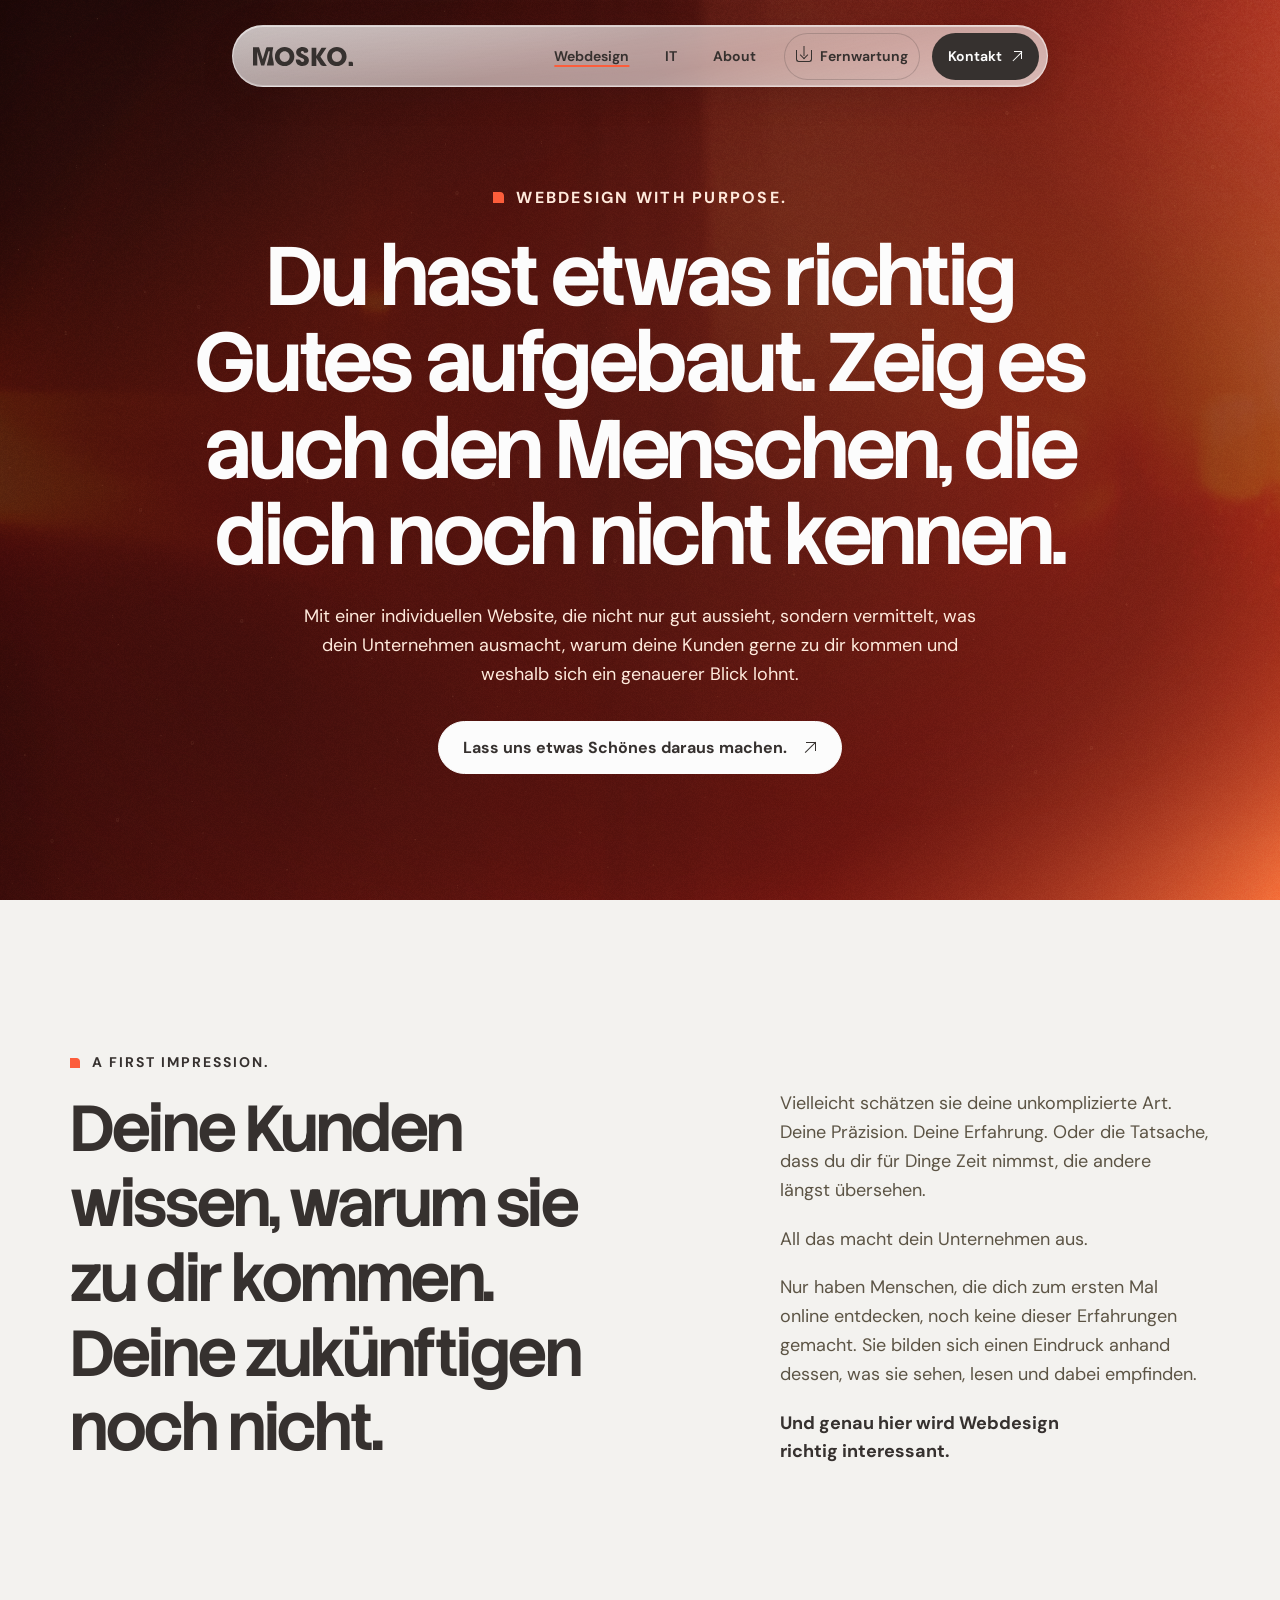
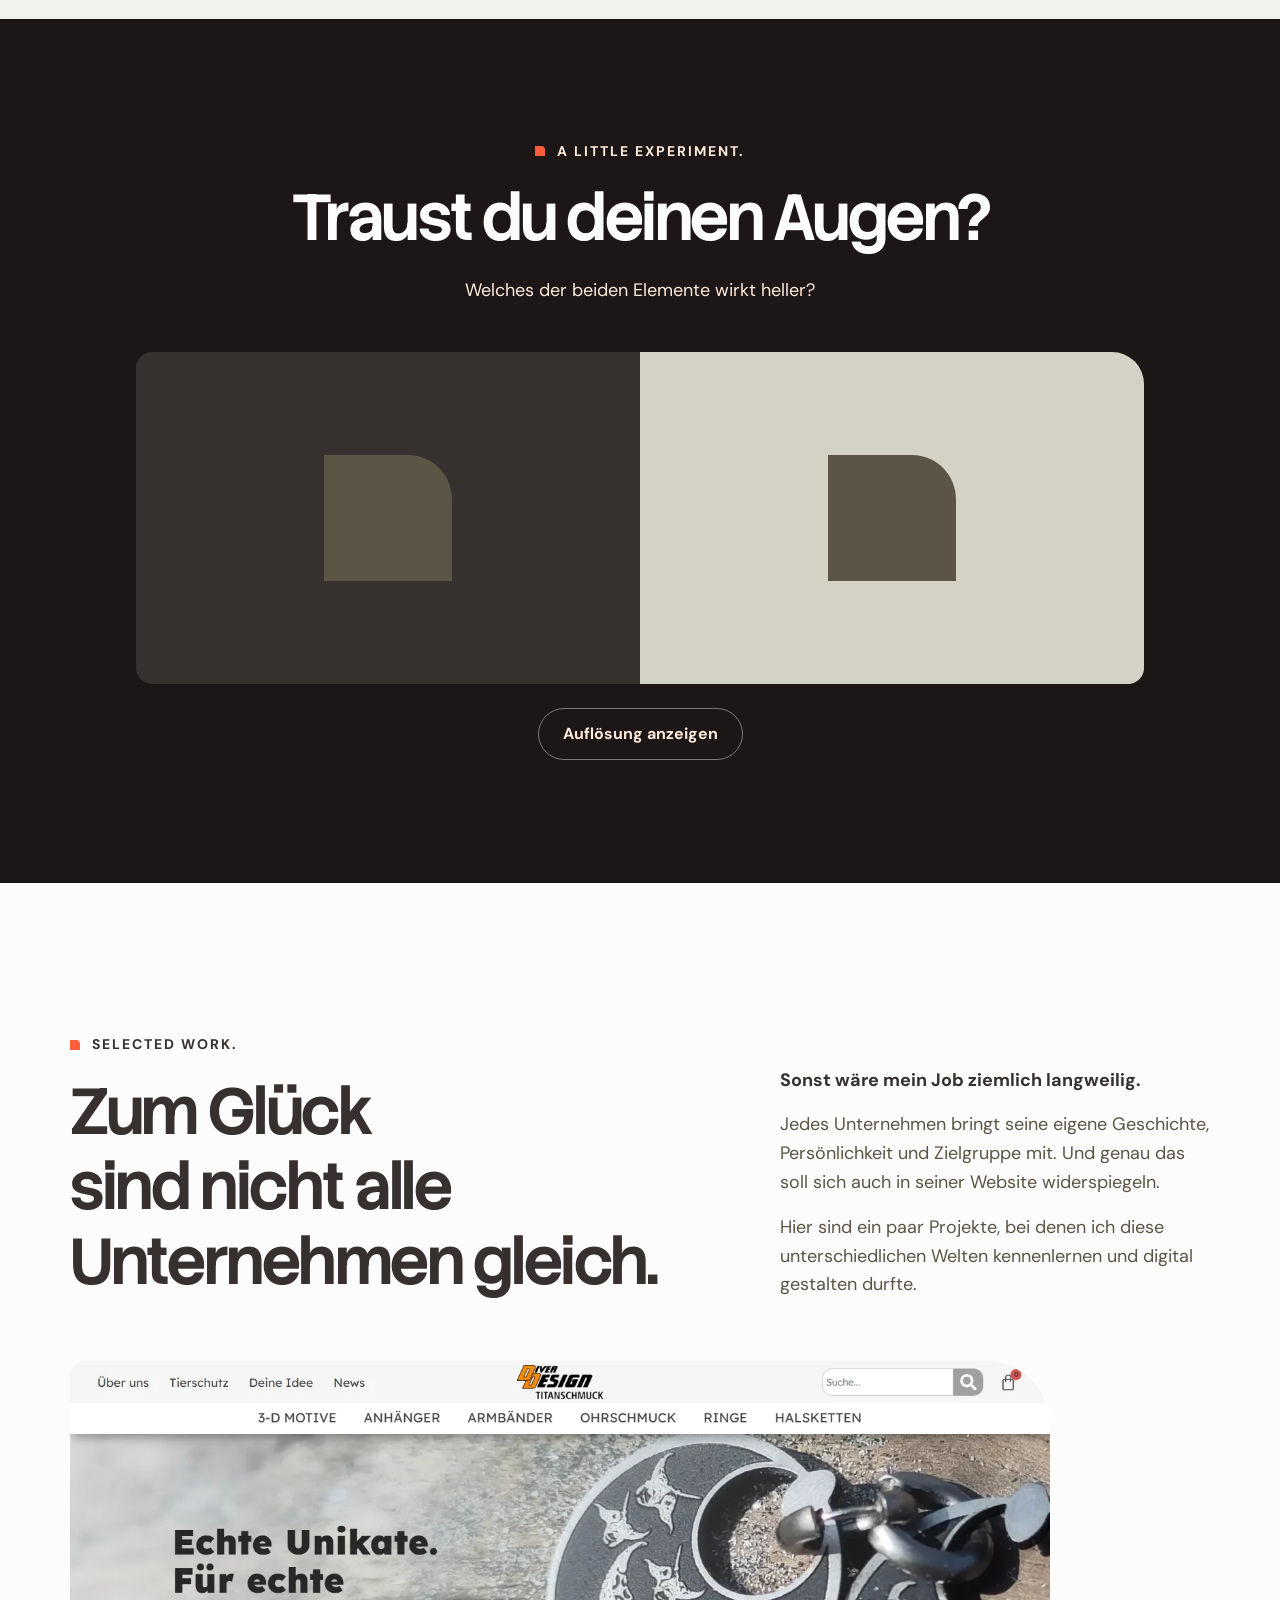
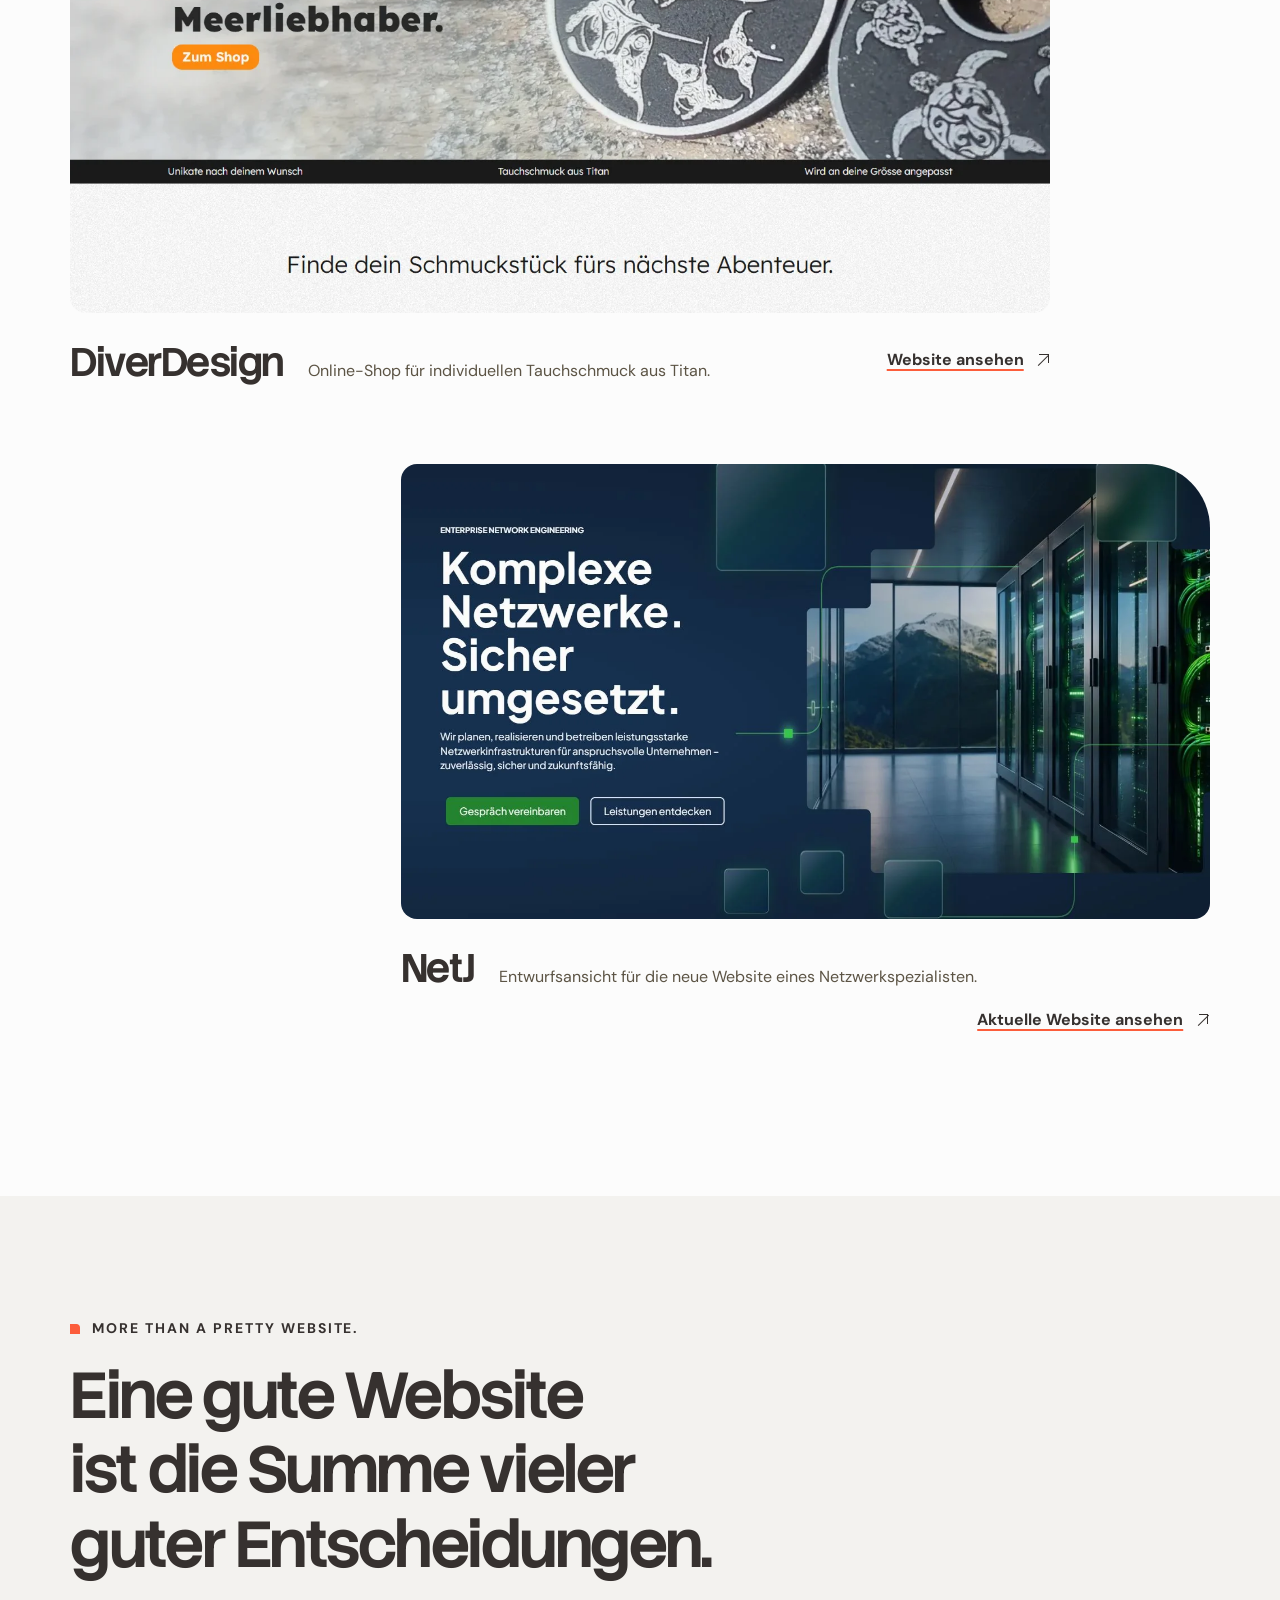
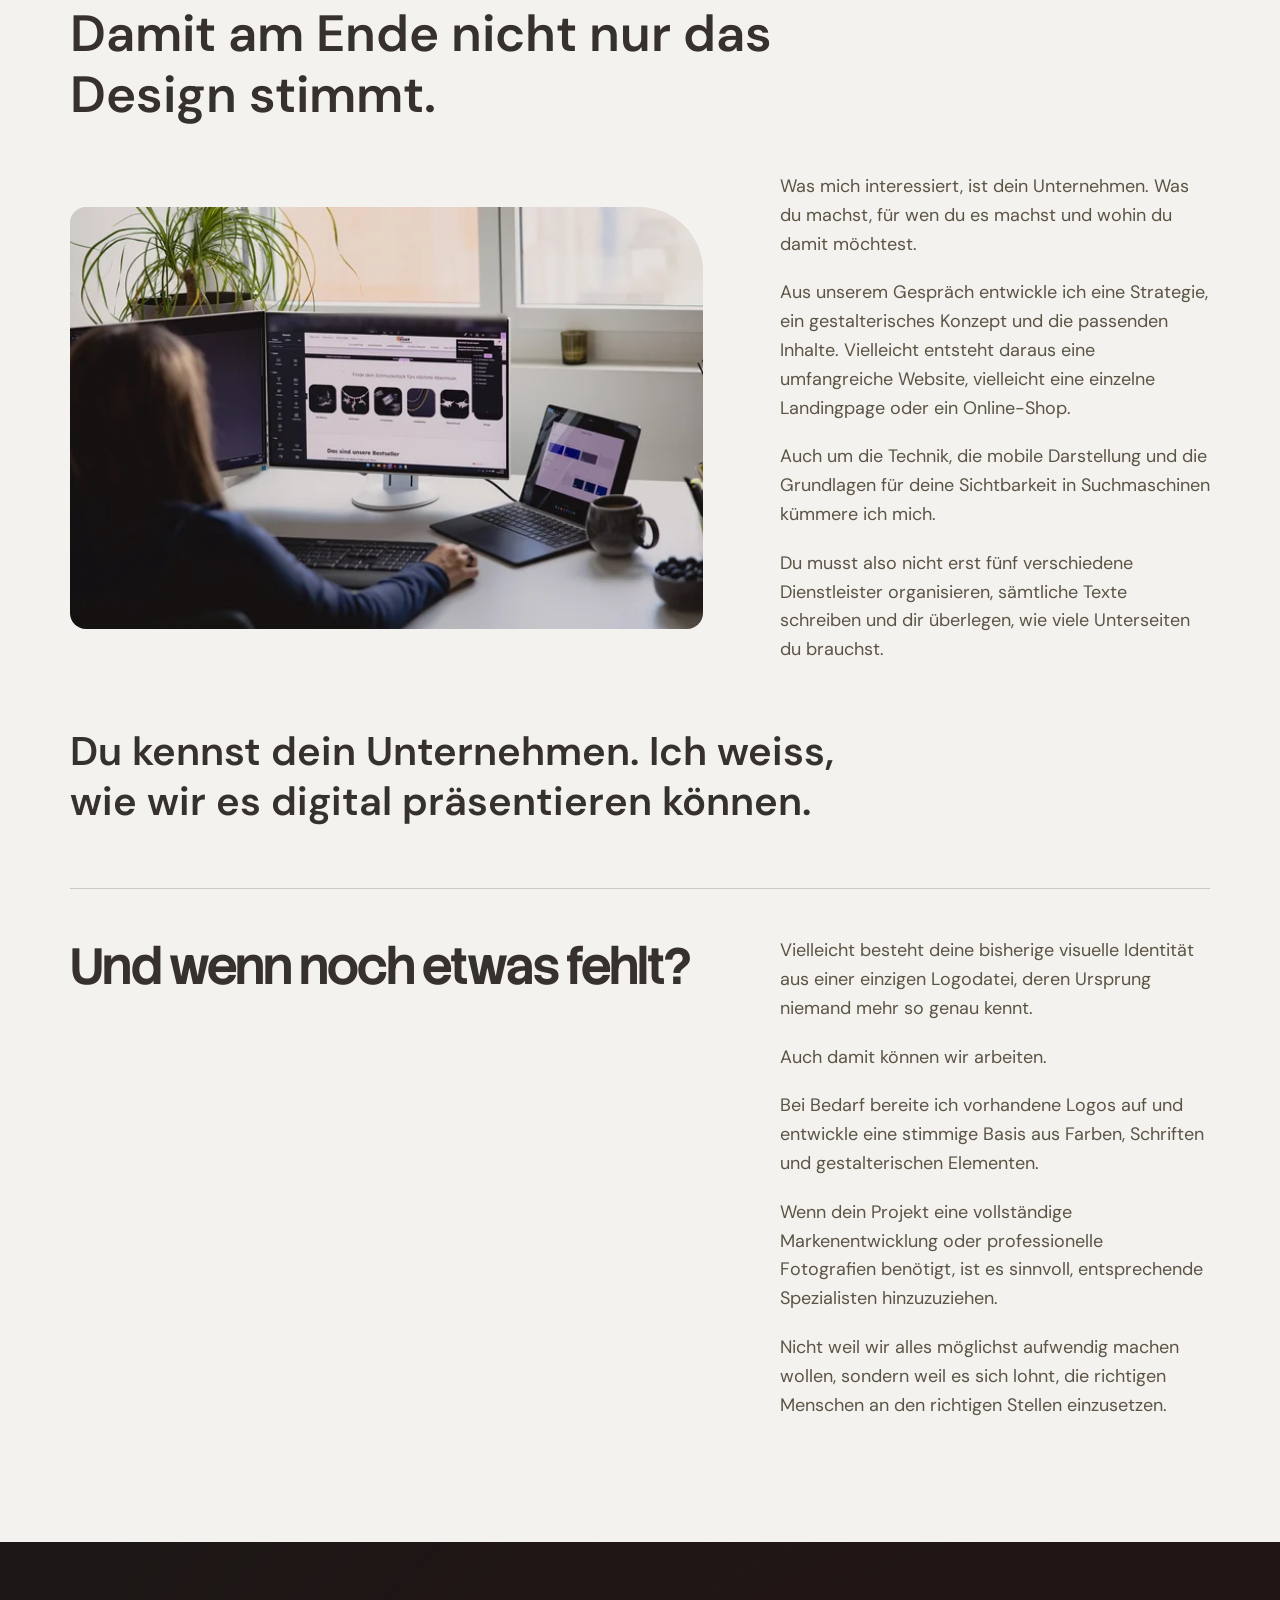
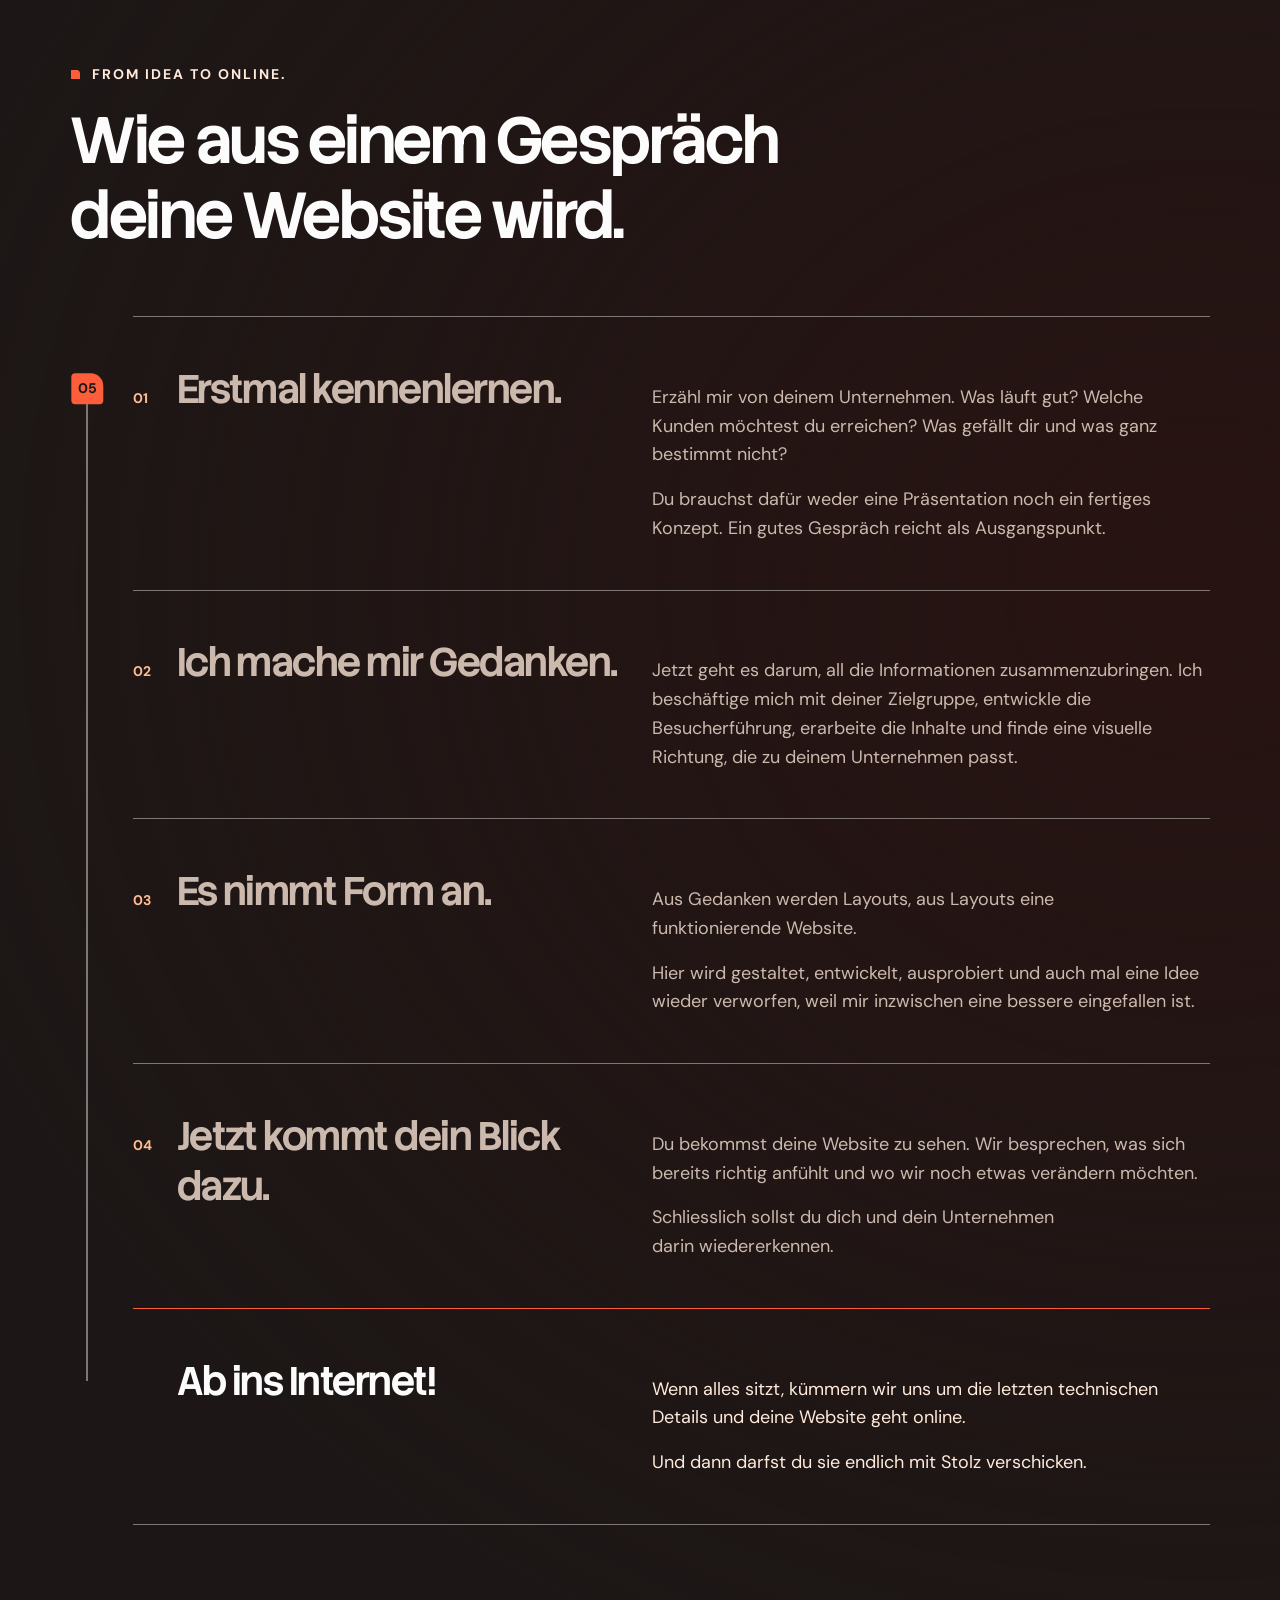
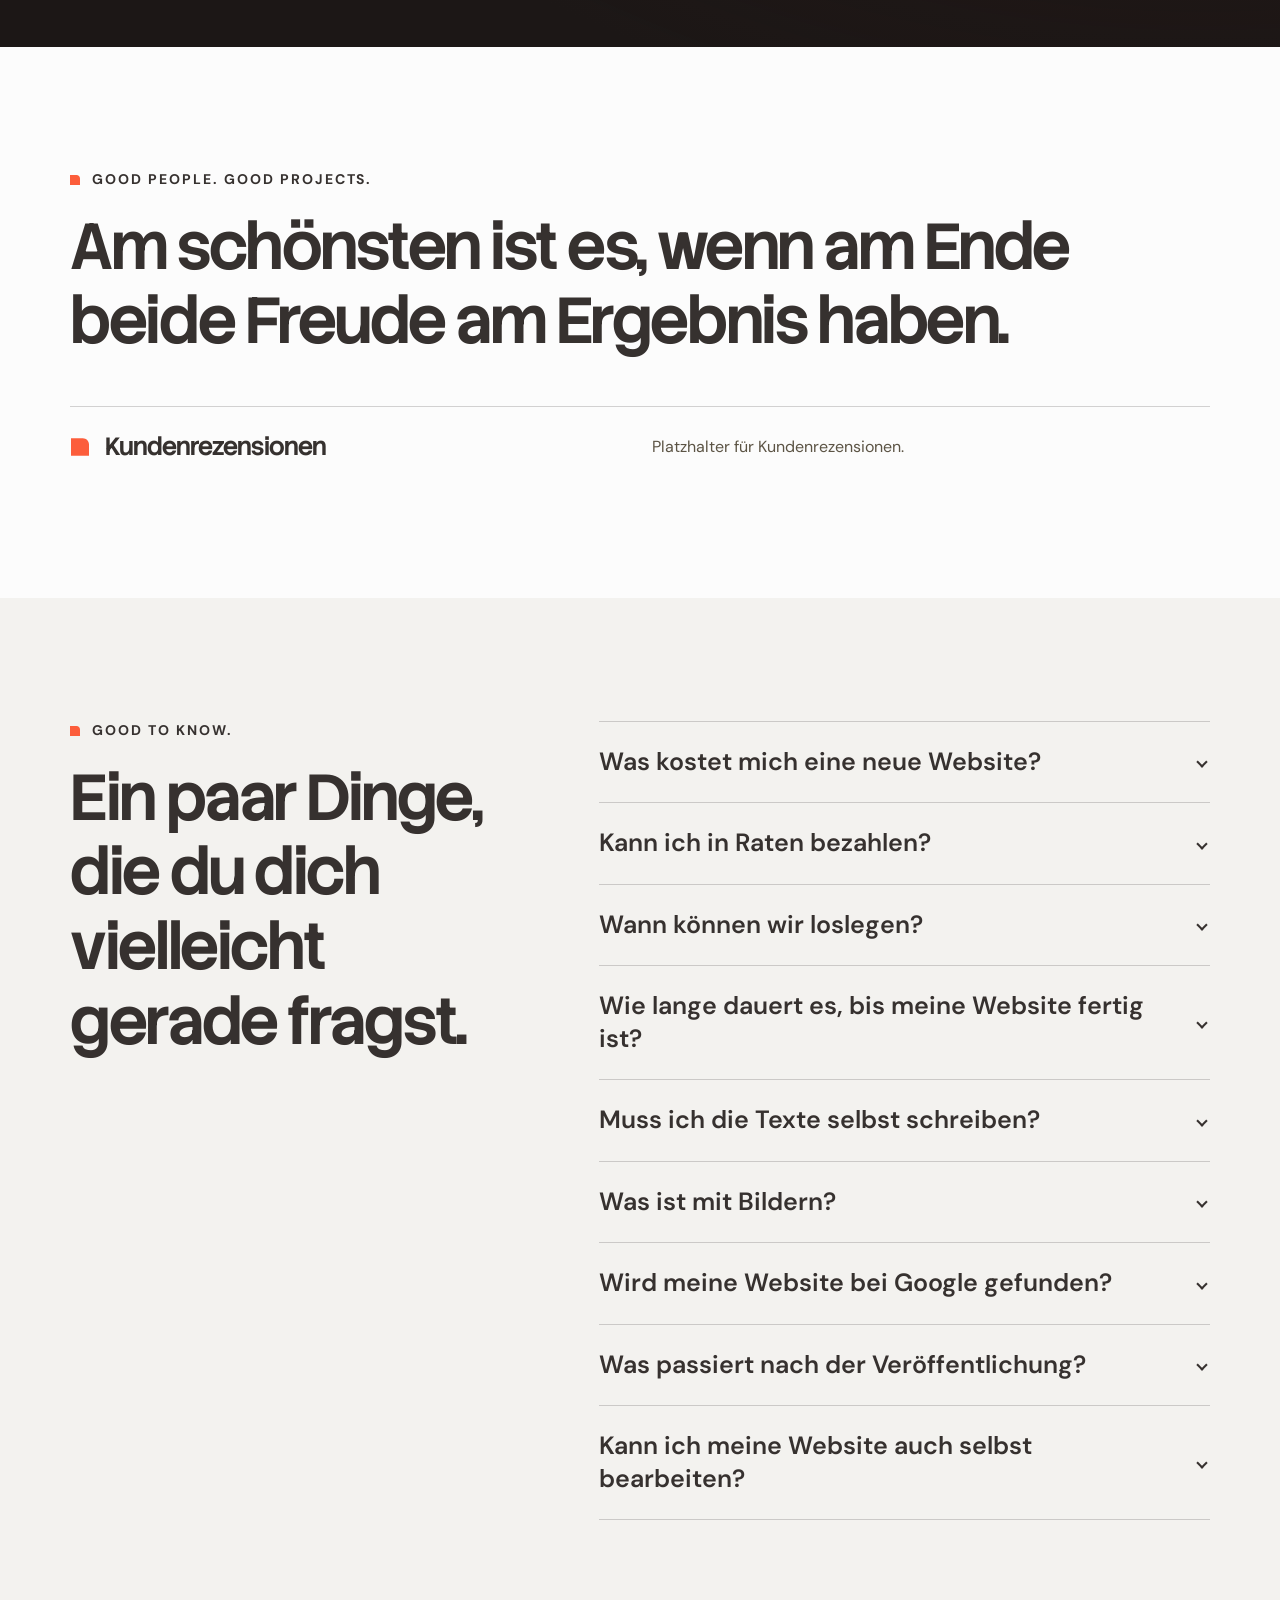
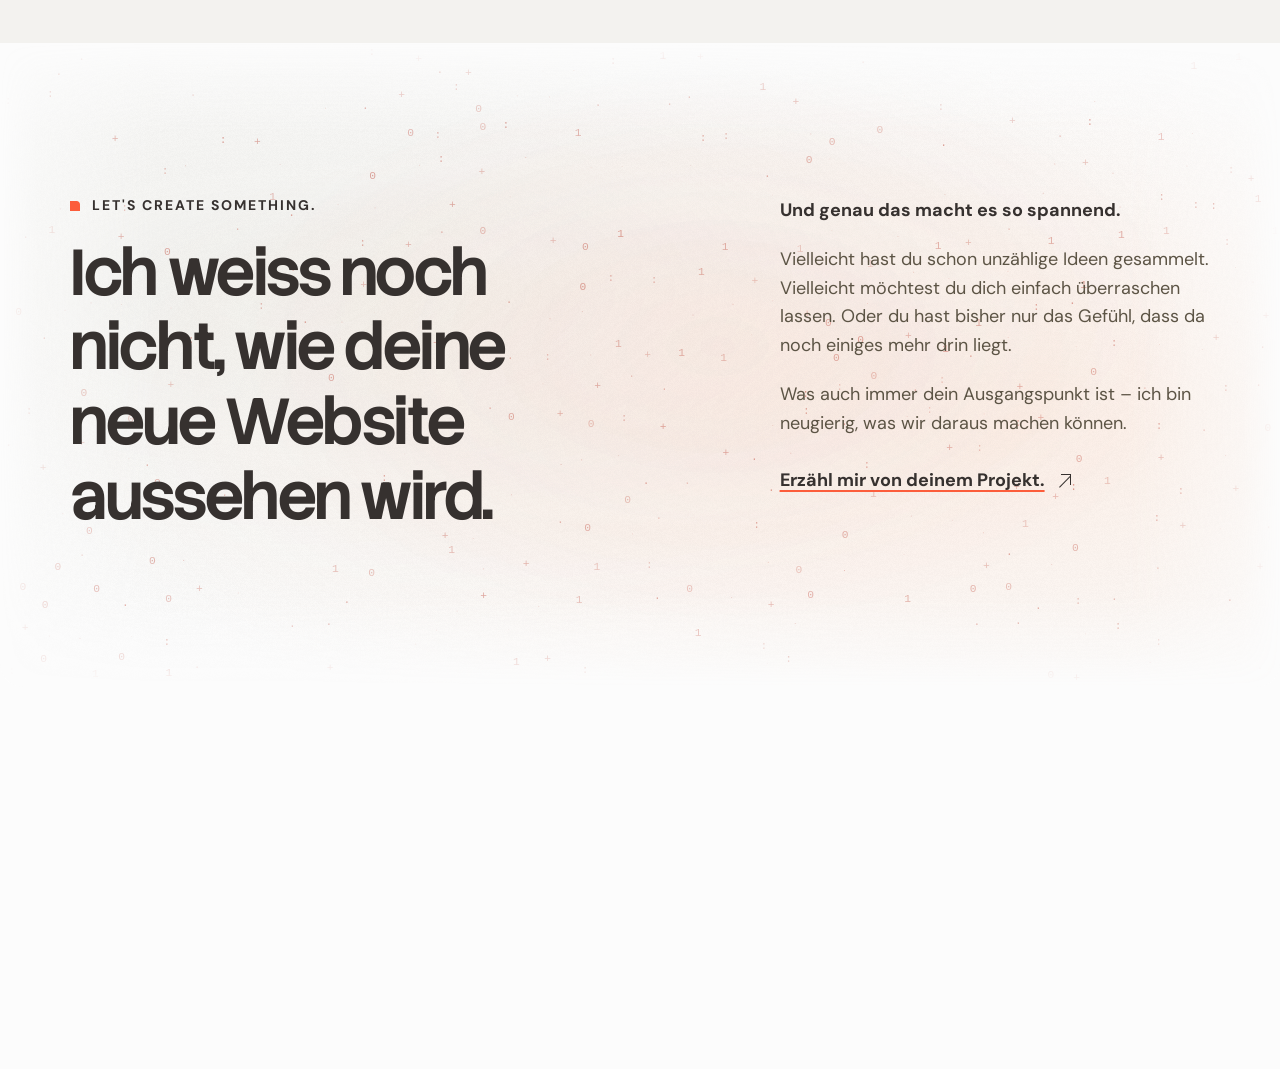
<file: webdesign/index.html>
<!doctype html>
<html lang="de-CH">
<head>
  <meta charset="utf-8">
  <meta name="viewport" content="width=device-width, initial-scale=1">
  <meta name="theme-color" content="#3b1312">
  <meta name="robots" content="noindex, nofollow">
  <title>Individuelles Webdesign und Online-Shops | MOSKO.</title>
  <meta name="description" content="MOSKO. entwickelt individuelle Websites, Landingpages und Online-Shops. Von Strategie und Inhalten bis Gestaltung, Technik und Veröffentlichung.">
  <link rel="icon" href="../assets/img/mosko-signet.svg" type="image/svg+xml">
  <link rel="preload" href="../assets/fonts/stack-sans-headline.ttf" as="font" type="font/ttf" crossorigin>
  <link rel="preload" href="../assets/fonts/dm-sans.ttf" as="font" type="font/ttf" crossorigin>
  <link rel="stylesheet" href="../styles.css?v=mobile-curtain">
  <link rel="stylesheet" href="../service.css">
  <script src="../scenes.js" defer></script>
  <script src="../motion.js?v=curtain-size" defer></script>
  <script src="../language.js" defer></script>
  <script src="../service.js" defer></script>
</head>
<body class="service-page" id="start">
  <a class="skip-link" href="#inhalt">Zum Inhalt springen</a>

  <!-- data-wp-path dokumentiert das jeweilige Ziel für die spätere WordPress-Navigation. -->
  <header class="site-header">
    <nav class="nav-pill" aria-label="Hauptnavigation">
      <a class="nav-logo" href="../" aria-label="MOSKO. – Startseite" data-wp-path="/">
        <picture>
          <source media="(max-width: 26rem)" srcset="../assets/img/mosko-signet-kontrast.svg" width="1500" height="1032">
          <img src="../assets/img/mosko-kontrast.svg" width="1500" height="288" alt="">
        </picture>
      </a>
      <ul class="nav-links">
        <li><a href="./" aria-current="page" data-wp-path="/webdesign/">Webdesign</a></li>
        <li><a href="../it/" data-wp-path="/it/">IT</a></li>
        <li><a href="../about/" data-wp-path="/about/">About</a></li>
      </ul>
      <ul class="nav-links nav-actions">
        <li class="nav-download-item">
          <a class="nav-download" href="../it/#fernwartung" aria-label="Fernwartung" data-wp-path="/it/#fernwartung">
            <span class="download-icon" aria-hidden="true"></span><span>Fernwartung</span>
          </a>
        </li>
        <li><a class="nav-contact" href="../kontakt/" data-wp-path="/kontakt/">Kontakt <span class="arrow arrow-ne" aria-hidden="true"></span></a></li>
      </ul>
    </nav>
  </header>

  <main id="inhalt" tabindex="-1">
    <section class="hero service-hero boxed-l" aria-labelledby="hero-title">
      <div class="atmosphere atmosphere--chili" aria-hidden="true">
        <div class="atmosphere-film"></div>
        <div class="atmosphere-light"></div>
        <div class="hero-shade service-hero-shade"></div>
        <div class="atmosphere-grain"></div>
        <canvas class="atmosphere-field"></canvas>
      </div>
      <div class="service-hero-copy flex-column gap-24">
        <p class="sub-title subtitle-on-dark" lang="en">WEBDESIGN WITH PURPOSE.</p>
        <h1 class="title-1 heading-on-dark" id="hero-title">Du hast etwas richtig Gutes aufgebaut. Zeig es auch den Menschen, die dich noch nicht kennen.</h1>
        <p class="body-l body-on-dark">Mit einer individuellen Website, die nicht nur gut aussieht, sondern vermittelt, was dein Unternehmen ausmacht, warum deine Kunden gerne zu dir kommen und weshalb sich ein genauerer Blick lohnt.</p>
        <a class="btn-solid-on-dark" href="#projektanfrage">Lass uns etwas Schönes daraus machen. <span class="arrow arrow-ne" aria-hidden="true"></span></a>
      </div>
    </section>

    <section class="service-editorial boxed-l bg-light-2 pad-tb-160" aria-labelledby="perspektiven-title">
      <div class="service-heading flex-column gap-20">
        <p class="sub-title subtitle-on-light" lang="en">A FIRST IMPRESSION.</p>
        <h2 class="title-2 heading-on-light" id="perspektiven-title">Deine Kunden wissen, warum sie zu dir kommen. Deine zukünftigen noch nicht.</h2>
      </div>
      <div class="service-prose body-l body-on-light flex-column gap-20">
        <p>Vielleicht schätzen sie deine unkomplizierte Art. Deine Präzision. Deine Erfahrung. Oder die Tatsache, dass du dir für Dinge Zeit nimmst, die andere längst übersehen.</p>
        <p>All das macht dein Unternehmen aus.</p>
        <p>Nur haben Menschen, die dich zum ersten Mal online entdecken, noch keine dieser Erfahrungen gemacht. Sie bilden sich einen Eindruck anhand dessen, was sie sehen, lesen und dabei empfinden.</p>
        <p class="service-emphasis"><strong>Und genau hier wird Webdesign richtig interessant.</strong></p>
      </div>
    </section>

    <section class="service-experiment boxed-l pad-tb-128" aria-labelledby="experiment-title">
      <div class="experiment-heading flex-column gap-20">
        <p class="sub-title subtitle-on-dark" lang="en">A LITTLE EXPERIMENT.</p>
        <h2 class="title-2 heading-on-dark" id="experiment-title">Traust du deinen Augen?</h2>
        <p class="body-l body-on-dark">Welches der beiden Elemente wirkt heller?</p>
      </div>
      <div class="experiment-board" role="group" aria-label="Farbvergleich">
        <div class="experiment-panel experiment-panel--dark" role="img" aria-label="MOSKO.-Punkt auf dunklem Hintergrund">
          <span class="experiment-point" aria-hidden="true"></span>
        </div>
        <div class="experiment-panel experiment-panel--light" role="img" aria-label="MOSKO.-Punkt auf hellem Hintergrund">
          <span class="experiment-point" aria-hidden="true"></span>
        </div>
      </div>
      <details class="experiment-reveal">
        <summary class="experiment-toggle">
          <span class="experiment-show">Auflösung anzeigen</span>
          <span class="experiment-hide">Auflösung ausblenden</span>
        </summary>
        <div class="experiment-answer">
          <p class="experiment-values body-m"><code>#5C5445</code> <span aria-hidden="true">=</span> <code>#5C5445</code></p>
          <div class="service-editorial">
            <h3 class="title-3 heading-on-dark">Überraschung. Beide haben exakt dieselbe Farbe.</h3>
            <div class="service-prose body-l body-on-dark flex-column gap-20">
              <p>Was sich unterscheidet, ist lediglich ihre Umgebung. Und die verändert, wie du sie wahrnimmst.</p>
              <p>Jetzt stell dir vor, eines dieser Elemente wäre dein Unternehmen.</p>
              <p>Deine Erfahrung, deine Leistungen und die Qualität deiner Arbeit bleiben dieselben. Aber die Art, wie wir sie präsentieren, beeinflusst, wie andere sie wahrnehmen.</p>
              <p>Deshalb beschäftige ich mich bei der Gestaltung nicht nur mit Farben, Schriften und schönen Bildern, sondern auch damit, was sie beim Menschen auslösen.</p>
            </div>
          </div>
          <p class="experiment-takeaway title-3 heading-on-dark"><strong>Dein Unternehmen bleibt dasselbe. Der Eindruck, den es hinterlässt, kann ein ganz anderer sein.</strong></p>
        </div>
      </details>
    </section>

    <section class="service-work boxed-l pad-tb-160" aria-labelledby="referenzen-title">
      <div class="service-editorial">
        <div class="service-heading flex-column gap-20">
          <p class="sub-title subtitle-on-light" lang="en">SELECTED WORK.</p>
          <h2 class="title-2 heading-on-light" id="referenzen-title">Zum Glück sind nicht alle Unternehmen gleich.</h2>
        </div>
        <div class="service-prose body-l body-on-light flex-column gap-16">
          <p class="service-emphasis"><strong>Sonst wäre mein Job ziemlich langweilig.</strong></p>
          <p>Jedes Unternehmen bringt seine eigene Geschichte, Persönlichkeit und Zielgruppe mit. Und genau das soll sich auch in seiner Website widerspiegeln.</p>
          <p>Hier sind ein paar Projekte, bei denen ich diese unterschiedlichen Welten kennenlernen und digital gestalten durfte.</p>
        </div>
      </div>
      <div class="project-gallery">
        <article class="project-view" aria-labelledby="diverdesign-title">
          <picture class="project-shot">
            <source media="(max-width: 38rem)" srcset="../assets/img/service-diverdesign-mobile.webp" width="540" height="810">
            <img src="../assets/img/service-diverdesign.webp" width="1440" height="810" loading="lazy" decoding="async" alt="Startseite von DiverDesign mit Titanschmuck und dem Einstieg in den Online-Shop">
          </picture>
          <div class="project-caption">
            <h3 class="title-4 heading-on-light" id="diverdesign-title">DiverDesign</h3>
            <p class="body-m">Online-Shop für individuellen Tauchschmuck aus Titan.</p>
            <a class="text-link link-on-light" href="https://www.diverdesign.ch/">Website ansehen <span class="arrow arrow-ne" aria-hidden="true"></span></a>
          </div>
        </article>
        <article class="project-view project-view--offset" aria-labelledby="netj-title">
          <picture class="project-shot">
            <source media="(max-width: 38rem)" srcset="../assets/img/service-netj-mobile.webp" width="390" height="585">
            <img src="../assets/img/service-netj.webp" width="1440" height="810" loading="lazy" decoding="async" alt="NetJ-Entwurfsansicht mit blaugrüner Bildwelt und Rechenzentrum">
          </picture>
          <div class="project-caption">
            <h3 class="title-4 heading-on-light" id="netj-title">NetJ</h3>
            <p class="body-m">Entwurfsansicht für die neue Website eines Netzwerkspezialisten.</p>
            <a class="text-link link-on-light" href="https://netj.ch/">Aktuelle Website ansehen <span class="arrow arrow-ne" aria-hidden="true"></span></a>
          </div>
        </article>
      </div>
    </section>

    <section class="service-project boxed-l bg-light-2 pad-tb-128" aria-labelledby="webprojekt-title">
      <header class="service-heading flex-column gap-20">
        <p class="sub-title subtitle-on-light" lang="en">MORE THAN A PRETTY WEBSITE.</p>
        <h2 class="title-2 heading-on-light" id="webprojekt-title">Eine gute Website ist die Summe vieler guter Entscheidungen.</h2>
        <p class="title-3 heading-on-light">Damit am Ende nicht nur das Design stimmt.</p>
      </header>
      <div class="service-project-story">
        <figure class="service-studio-photo">
          <img src="../assets/img/service-cheyenne-studio.webp" srcset="../assets/img/service-cheyenne-studio-small.webp 620w, ../assets/img/service-cheyenne-studio.webp 1080w" sizes="(max-width: 51rem) 89vw, 45vw" width="1080" height="720" loading="lazy" decoding="async" alt="Cheyenne bei der Arbeit am DiverDesign-Onlineshop, von hinten fotografiert">
        </figure>
        <div class="service-prose body-l body-on-light flex-column gap-20">
          <p>Was mich interessiert, ist dein Unternehmen. Was du machst, für wen du es machst und wohin du damit möchtest.</p>
          <p>Aus unserem Gespräch entwickle ich eine Strategie, ein gestalterisches Konzept und die passenden Inhalte. Vielleicht entsteht daraus eine umfangreiche Website, vielleicht eine einzelne Landingpage oder ein Online-Shop.</p>
          <p>Auch um die Technik, die mobile Darstellung und die Grundlagen für deine Sichtbarkeit in Suchmaschinen kümmere ich mich.</p>
          <p>Du musst also nicht erst fünf verschiedene Dienstleister organisieren, sämtliche Texte schreiben und dir überlegen, wie viele Unterseiten du brauchst.</p>
        </div>
      </div>
      <p class="service-statement title-4 heading-on-light"><strong>Du kennst dein Unternehmen. Ich weiss, wie wir es digital präsentieren können.</strong></p>
      <div class="service-editorial service-scope">
        <h3 class="title-3 heading-on-light">Und wenn noch etwas fehlt?</h3>
        <div class="service-prose body-l body-on-light flex-column gap-20">
          <p>Vielleicht besteht deine bisherige visuelle Identität aus einer einzigen Logodatei, deren Ursprung niemand mehr so genau kennt.</p>
          <p>Auch damit können wir arbeiten.</p>
          <p>Bei Bedarf bereite ich vorhandene Logos auf und entwickle eine stimmige Basis aus Farben, Schriften und gestalterischen Elementen.</p>
          <p>Wenn dein Projekt eine vollständige Markenentwicklung oder professionelle Fotografien benötigt, ist es sinnvoll, entsprechende Spezialisten hinzuzuziehen.</p>
          <p>Nicht weil wir alles möglichst aufwendig machen wollen, sondern weil es sich lohnt, die richtigen Menschen an den richtigen Stellen einzusetzen.</p>
        </div>
      </div>
    </section>

    <section class="service-process boxed-l pad-tb-128" aria-labelledby="prozess-title">
      <div class="service-heading flex-column gap-20">
        <p class="sub-title subtitle-on-dark" lang="en">FROM IDEA TO ONLINE.</p>
        <h2 class="title-2 heading-on-dark" id="prozess-title">Wie aus einem Gespräch deine Website wird.</h2>
      </div>
      <div class="process-list" data-process>
        <div class="process-rail" aria-hidden="true">
          <span class="process-fill"></span>
          <span class="process-marker">01</span>
        </div>
        <ol class="process-steps" role="list">
          <li class="process-step">
            <span class="process-step-number">01</span>
            <h3 class="title-4 heading-on-dark">Erstmal kennenlernen.</h3>
            <div class="body-l body-on-dark flex-column gap-16">
              <p>Erzähl mir von deinem Unternehmen. Was läuft gut? Welche Kunden möchtest du erreichen? Was gefällt dir und was ganz bestimmt nicht?</p>
              <p>Du brauchst dafür weder eine Präsentation noch ein fertiges Konzept. Ein gutes Gespräch reicht als Ausgangspunkt.</p>
            </div>
          </li>
          <li class="process-step">
            <span class="process-step-number">02</span>
            <h3 class="title-4 heading-on-dark">Ich mache mir Gedanken.</h3>
            <div class="body-l body-on-dark flex-column gap-16">
              <p>Jetzt geht es darum, all die Informationen zusammenzubringen. Ich beschäftige mich mit deiner Zielgruppe, entwickle die Besucherführung, erarbeite die Inhalte und finde eine visuelle Richtung, die zu deinem Unternehmen passt.</p>
            </div>
          </li>
          <li class="process-step">
            <span class="process-step-number">03</span>
            <h3 class="title-4 heading-on-dark">Es nimmt Form an.</h3>
            <div class="body-l body-on-dark flex-column gap-16">
              <p>Aus Gedanken werden Layouts, aus Layouts eine funktionierende Website.</p>
              <p>Hier wird gestaltet, entwickelt, ausprobiert und auch mal eine Idee wieder verworfen, weil mir inzwischen eine bessere eingefallen ist.</p>
            </div>
          </li>
          <li class="process-step">
            <span class="process-step-number">04</span>
            <h3 class="title-4 heading-on-dark">Jetzt kommt dein Blick dazu.</h3>
            <div class="body-l body-on-dark flex-column gap-16">
              <p>Du bekommst deine Website zu sehen. Wir besprechen, was sich bereits richtig anfühlt und wo wir noch etwas verändern möchten.</p>
              <p>Schliesslich sollst du dich und dein Unternehmen darin wiedererkennen.</p>
            </div>
          </li>
          <li class="process-step">
            <span class="process-step-number">05</span>
            <h3 class="title-4 heading-on-dark">Ab ins Internet!</h3>
            <div class="body-l body-on-dark flex-column gap-16">
              <p>Wenn alles sitzt, kümmern wir uns um die letzten technischen Details und deine Website geht online.</p>
              <p>Und dann darfst du sie endlich mit Stolz verschicken.</p>
            </div>
          </li>
        </ol>
      </div>
    </section>

    <section class="reviews bg-light-1 boxed-l pad-tb-128" aria-labelledby="reviews-title">
      <div class="reviews-heading flex-column gap-20">
        <p class="sub-title subtitle-on-light" lang="en">GOOD PEOPLE. GOOD PROJECTS.</p>
        <h2 class="title-2 heading-on-light" id="reviews-title">Am schönsten ist es, wenn am Ende beide Freude am Ergebnis haben.</h2>
      </div>
      <div class="reviews-feed">
        <div class="reviews-source"><span class="point" aria-hidden="true"></span><h3 class="title-6 heading-on-light">Kundenrezensionen</h3></div>
        <div class="reviews-entries" data-wp-slot="google-reviews">
          <p class="body-m">Platzhalter für Kundenrezensionen.</p>
        </div>
      </div>
    </section>

    <section class="service-faq boxed-l bg-light-2 pad-tb-128" aria-labelledby="faq-title">
      <div class="service-heading flex-column gap-20">
        <p class="sub-title subtitle-on-light" lang="en">GOOD TO KNOW.</p>
        <h2 class="title-2 heading-on-light" id="faq-title">Ein paar Dinge, die du dich vielleicht gerade fragst.</h2>
      </div>
      <div class="service-faq-list">
        <details class="service-faq-item">
          <summary class="title-6 heading-on-light">Was kostet mich eine neue Website?</summary>
          <div class="service-faq-answer body-l body-on-light flex-column gap-16">
            <p>Damit du eine ungefähre Vorstellung hast: Für ein individuelles Webprojekt kannst du mit einem typischen Investitionsrahmen von CHF 6’500 bis 8’500 rechnen. Umfangreichere Projekte, insbesondere Online-Shops, können auch über CHF 10’000 liegen.</p>
            <p>Was dein Projekt tatsächlich kostet, ergibt sich aus deinen Anforderungen. Nach unserem Erstgespräch erhältst du ein individuelles Angebot.</p>
          </div>
        </details>
        <details class="service-faq-item">
          <summary class="title-6 heading-on-light">Kann ich in Raten bezahlen?</summary>
          <div class="service-faq-answer body-l body-on-light flex-column gap-16">
            <p>Ja! Gegen einen kleinen Aufpreis kannst du die Investition auf zwei oder drei Raten verteilen.</p>
            <p>Die erste Rate ist bis zum vereinbarten Projektstart fällig. Die weiteren Zahlungstermine legen wir gemeinsam fest.</p>
          </div>
        </details>
        <details class="service-faq-item">
          <summary class="title-6 heading-on-light">Wann können wir loslegen?</summary>
          <div class="service-faq-answer body-l body-on-light flex-column gap-16">
            <p>Auch wenn es mich bei spannenden Projekten manchmal in den Fingern juckt, direkt anzufangen – mein Kalender hat seine Grenzen.</p>
            <p>Deshalb vereinbaren wir einen Projektstart, ab dem ich mir bewusst Zeit für dein Unternehmen nehme.</p>
          </div>
        </details>
        <details class="service-faq-item">
          <summary class="title-6 heading-on-light">Wie lange dauert es, bis meine Website fertig ist?</summary>
          <div class="service-faq-answer body-l body-on-light flex-column gap-16">
            <p>Die Frage aller Fragen.</p>
            <p>Jedes Unternehmen ist anders und damit auch jedes Webprojekt. Der Umfang, die vorhandenen Inhalte, unsere Abstimmungen und manchmal auch eine richtig gute Idee, die erst während des Projekts entsteht, beeinflussen die Dauer.</p>
            <p>Einen realistischen Zeitrahmen besprechen wir deshalb individuell.</p>
          </div>
        </details>
        <details class="service-faq-item">
          <summary class="title-6 heading-on-light">Muss ich die Texte selbst schreiben?</summary>
          <div class="service-faq-answer body-l body-on-light flex-column gap-16">
            <p>Nein. Die Inhalte entstehen auf Grundlage unseres Erstgesprächs und der erarbeiteten Strategie.</p>
            <p>Wenn du bereits Texte hast, bestimmte Aussagen unbedingt auf deiner Website haben möchtest oder mit deinen bisherigen Inhalten zufrieden bist, berücksichtigen wir das selbstverständlich.</p>
          </div>
        </details>
        <details class="service-faq-item">
          <summary class="title-6 heading-on-light">Was ist mit Bildern?</summary>
          <div class="service-faq-answer body-l body-on-light flex-column gap-16">
            <p>Vorhandenes Bildmaterial können wir gerne verwenden, sofern es qualitativ und gestalterisch zum Projekt passt.</p>
            <p>Wenn neue professionelle Fotografien sinnvoll sind, empfehle ich dir, einen erfahrenen Fotografen hinzuzuziehen. Gute Bilder können für einen Webauftritt einen enormen Unterschied machen.</p>
          </div>
        </details>
        <details class="service-faq-item">
          <summary class="title-6 heading-on-light">Wird meine Website bei Google gefunden?</summary>
          <div class="service-faq-answer body-l body-on-light flex-column gap-16">
            <p>Ich kümmere mich um die wesentlichen technischen und inhaltlichen Grundlagen, damit deine Website von Suchmaschinen gefunden und verstanden werden kann.</p>
            <p>Eine bestimmte Platzierung bei Google kann ich dir nicht versprechen.</p>
            <p>Wenn du darüber hinaus gezielt in deine Sichtbarkeit investieren möchtest, etwa durch weiterführende SEO-Massnahmen, Google Ads oder detailliertes Tracking, empfiehlt sich die Zusammenarbeit mit entsprechenden Spezialisten.</p>
          </div>
        </details>
        <details class="service-faq-item">
          <summary class="title-6 heading-on-light">Was passiert nach der Veröffentlichung?</summary>
          <div class="service-faq-answer body-l body-on-light flex-column gap-16">
            <p>Auch wenn deine Website fertig ist, hört meine Arbeit nicht unbedingt auf.</p>
            <p>Ich empfehle dir ausdrücklich meine laufende Website-Betreuung. Für einen überschaubaren Betrag kümmere ich mich um regelmässige Updates, Datensicherungen und die technische Pflege deiner Website.</p>
            <p>Und wenn sich eine Öffnungszeit ändert, ein neues Teammitglied dazukommt oder du einen kleinen Änderungswunsch hast, schreibst du mir einfach eine E-Mail.</p>
            <p>Du musst dich also auch nach der Veröffentlichung nicht plötzlich selbst um alles kümmern.</p>
          </div>
        </details>
        <details class="service-faq-item">
          <summary class="title-6 heading-on-light">Kann ich meine Website auch selbst bearbeiten?</summary>
          <div class="service-faq-answer body-l body-on-light flex-column gap-16">
            <p>Natürlich! Es ist schliesslich deine Website.</p>
            <p>Wenn du Inhalte selbst bearbeiten möchtest, erhältst du die entsprechenden Zugangsdaten. So kannst du beispielsweise Texte anpassen, Bilder austauschen oder Informationen aktualisieren.</p>
            <p>Die meisten meiner Kunden schicken mir ihre Änderungswünsche trotzdem lieber per E-Mail. Aber wie du das handhaben möchtest, entscheidest du selbst.</p>
          </div>
        </details>
      </div>
    </section>

    <section class="service-inquiry boxed-l bg-light-1 pad-tb-160" id="projektanfrage" aria-labelledby="anfrage-title">
      <div class="atmosphere atmosphere--light" aria-hidden="true">
        <div class="atmosphere-light"></div>
        <div class="atmosphere-grain"></div>
        <canvas class="atmosphere-field"></canvas>
      </div>
      <div class="service-editorial">
        <div class="service-heading flex-column gap-20">
          <p class="sub-title subtitle-on-light" lang="en">LET'S CREATE SOMETHING.</p>
          <h2 class="title-2 heading-on-light" id="anfrage-title">Ich weiss noch nicht, wie deine neue Website aussehen wird.</h2>
        </div>
        <div class="service-prose body-l body-on-light flex-column gap-20">
          <p class="service-emphasis"><strong>Und genau das macht es so spannend.</strong></p>
          <p>Vielleicht hast du schon unzählige Ideen gesammelt. Vielleicht möchtest du dich einfach überraschen lassen. Oder du hast bisher nur das Gefühl, dass da noch einiges mehr drin liegt.</p>
          <p>Was auch immer dein Ausgangspunkt ist – ich bin neugierig, was wir daraus machen können.</p>
          <a class="text-link link-on-light" href="mailto:info@mosko.ch" data-wp-path="/ueber-mich/#kontakt">Erzähl mir von deinem Projekt. <span class="arrow arrow-ne" aria-hidden="true"></span></a>
        </div>
      </div>
    </section>
  </main>

  <div id="kontakt" class="footer-anchor" aria-hidden="true"></div>
  <footer class="curtain boxed-l" aria-labelledby="footer-title">
    <div class="atmosphere atmosphere--chili" aria-hidden="true">
      <div class="atmosphere-film"></div>
      <div class="atmosphere-light"></div>
      <div class="curtain-shade"></div>
      <div class="atmosphere-grain"></div>
      <canvas class="atmosphere-field"></canvas>
    </div>
    <div class="curtain-identity">
      <div class="curtain-brand flex-column gap-16">
        <a class="curtain-logo" href="../" data-wp-path="/" aria-label="MOSKO. Digital on Point. Zur Startseite">
          <img src="../assets/img/mosko-claim-leinen.svg" width="1500" height="388" alt="MOSKO. Digital on Point.">
        </a>
        <p class="body-m">In Graubünden zuhause. Digital überall.</p>
      </div>
      <div class="curtain-reach flex-column gap-16">
        <h2 class="title-6 heading-on-dark" id="footer-title">Bereit, wenn du es bist.</h2>
        <div class="curtain-channels">
          <address class="curtain-contact body-m">
            <a href="tel:+41792726472">+41 79 272 64 72</a>
            <a href="mailto:info@mosko.ch">info@mosko.ch</a>
          </address>
          <div class="curtain-socials">
            <span class="curtain-social-icon" data-social-profile="instagram" role="img" aria-label="Instagram – Profil-URL folgt" title="Instagram-Profil folgt">
              <svg viewBox="0 0 24 24" aria-hidden="true" fill="none" stroke="currentColor" stroke-width="1.6">
                <rect x="3.5" y="3.5" width="17" height="17" rx="4.5"/>
                <circle cx="12" cy="12" r="4"/>
                <circle cx="17.2" cy="6.9" r="1" fill="currentColor" stroke="none"/>
              </svg>
            </span>
            <span class="curtain-social-icon" data-social-profile="linkedin" role="img" aria-label="LinkedIn – Profil-URL folgt" title="LinkedIn-Profil folgt">
              <svg viewBox="0 0 24 24" aria-hidden="true" fill="none" stroke="currentColor" stroke-width="1.6">
                <rect x="3.5" y="3.5" width="17" height="17" rx="3"/>
                <path d="M8 10.5v6m3.75 0v-6m0 2.1a2.4 2.4 0 0 1 4.8 0v3.9" stroke-linecap="round"/>
                <circle cx="8" cy="7.6" r="1" fill="currentColor" stroke="none"/>
              </svg>
            </span>
          </div>
        </div>
      </div>
    </div>

    <div class="curtain-base body-s">
      <p class="curtain-language-status" lang="en" role="status" data-language-status hidden></p>
      <div class="curtain-legal">
        <p>© 2026 MOSKO.</p>
        <nav class="curtain-links" aria-label="Rechtliche Informationen">
          <a href="#impressum-vorschau" data-wp-path="/impressum/">Impressum</a>
          <a href="#datenschutz-vorschau" data-wp-path="/datenschutz/">Datenschutz</a>
        </nav>
      </div>
      <div class="curtain-language" role="group" aria-label="Sprache" data-language-picker hidden>
        <button type="button" lang="de-CH" aria-label="Deutsch" aria-pressed="false" data-language="de">DE</button>
        <span aria-hidden="true">/</span>
        <button type="button" lang="en" aria-label="English" aria-pressed="false" data-language="en">EN</button>
      </div>
    </div>
    <p class="preview-note body-s" id="impressum-vorschau" tabindex="-1">Das Impressum folgt als eigene Seite. <a href="#kontakt">Hinweis schliessen</a></p>
    <p class="preview-note body-s" id="datenschutz-vorschau" tabindex="-1">Die Datenschutzerklärung folgt als eigene Seite. <a href="#kontakt">Hinweis schliessen</a></p>
  </footer>
</body>
</html>
</file>
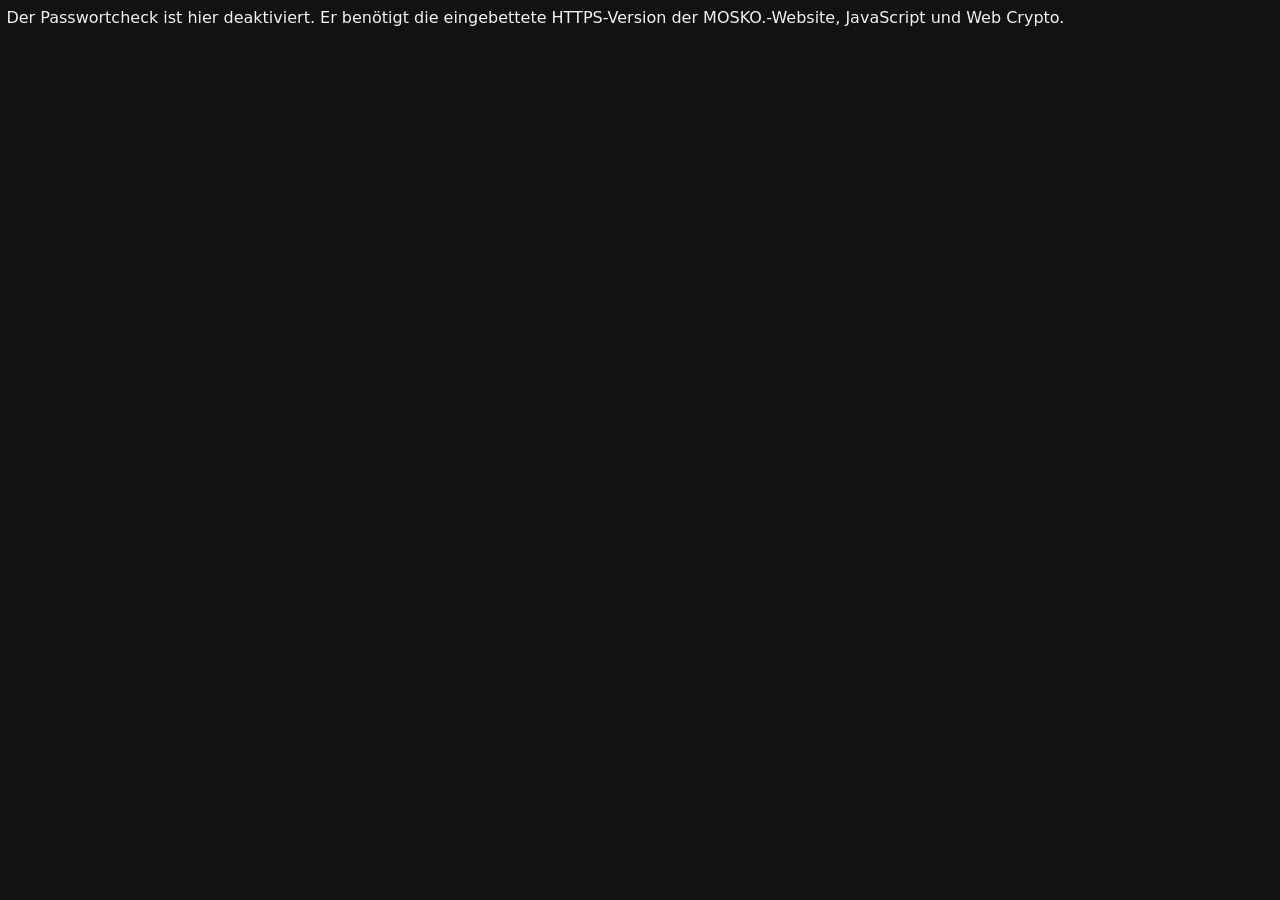
<file: it/passwortcheck/index.html>
<!doctype html>
<html lang="de-CH">
<head>
  <meta charset="utf-8">
  <meta http-equiv="Content-Security-Policy" content="default-src 'none'; script-src 'sha256-kycYuy48pA326ZJtxPCOztXurHao0vgKTGYYXmNiluA='; style-src 'unsafe-inline'; connect-src https://api.pwnedpasswords.com/range/; form-action 'none'; base-uri 'none'">
  <meta name="referrer" content="no-referrer">
  <meta name="robots" content="noindex, nofollow">
  <meta name="viewport" content="width=device-width, initial-scale=1">
  <title>Passwortchecker | MOSKO.</title>
  <style>
    :root { color-scheme: dark; color: #f3f2ef; font: 1rem/1.55 system-ui, sans-serif; }
    * { box-sizing: border-box; }
    body { margin: 0; }
    main { padding: 0.4rem; }
    p, h2 { margin: 0; }
    label { display: block; margin-block-end: .35rem; font-weight: 650; }
    .field { display: flex; gap: .5rem; align-items: stretch; }
    input, button { color: inherit; font: inherit; }
    input { flex: 1; min-width: 0; min-height: 2.8rem; padding: .6rem .65rem; background: #36312f; border: 1px solid #d4d2c4; border-radius: .5rem; }
    button { min-height: 2.8rem; padding: .55rem .85rem; border: 1px solid #d4d2c4; border-radius: .5rem; background: transparent; cursor: pointer; }
    button:hover { background: #36312f; }
    :focus-visible { outline: 2px solid #ffbc91; outline-offset: 3px; }
    .check-action { margin-block-start: .95rem; border-color: #fc5d3b; background: #fc5d3b; color: #1c1716; font-weight: 700; }
    .check-action:hover { background: #ffbc91; border-color: #ffbc91; }
    .result { margin-block-start: 1rem; }
    .result:empty { margin: 0; }
    .result h2 { margin-block-end: .4rem; font-size: clamp(1.15rem, 5vw, 1.65rem); line-height: 1.2; color: #ffbc91; }
    .result p + p { margin-block-start: .4rem; }
    .result p:last-child { padding-block-end: .2rem; }
    [hidden] { display: none; }
  </style>
</head>
<body>
  <main>
    <p data-fallback>Der Passwortcheck ist hier deaktiviert. Er benötigt die eingebettete HTTPS-Version der MOSKO.-Website, JavaScript und Web Crypto.</p>
    <template data-check-controls>
      <div data-controls>
        <label for="password">Passwortidee</label>
        <div class="field">
          <input id="password" type="password" autocomplete="off" autocapitalize="off" autocorrect="off" spellcheck="false" data-lpignore="true" data-1p-ignore data-bwignore>
          <button type="button" data-visibility aria-controls="password" aria-pressed="false" aria-label="Passwort anzeigen"><span data-show aria-hidden="true">Anzeigen</span><span data-hide aria-hidden="true" hidden>Verbergen</span></button>
        </div>
        <button type="button" class="check-action" data-check>Passwort überprüfen</button>
      </div>
    </template>
    <div class="result" data-result role="status" aria-live="polite" aria-atomic="true"></div>
    <template data-state="empty"><p>Gib zuerst eine Passwortidee ein.</p></template>
    <template data-state="pending"><p>Die Datenbank wird abgefragt …</p></template>
    <template data-state="hit">
      <h2 lang="en">Oops, Hasi.</h2>
      <p>Dieses Passwort wurde <strong data-count></strong> Mal in bekannten kompromittierten Passwortdaten gefunden.</p>
      <p>Falls du dieses Passwort verwendest, wird es Zeit für ein neues. Verwende für jedes Konto ein eigenes Passwort.</p>
    </template>
    <template data-state="miss">
      <h2 lang="en">Looking good.</h2>
      <p>Dieses Passwort wurde in der Datenbank nicht gefunden.</p>
      <p>Das ist ein gutes Zeichen, aber keine Garantie dafür, dass dein Passwort sicher ist.</p>
    </template>
    <template data-state="error">
      <h2 lang="en">Well, that didn't work.</h2>
      <p>Die Datenbank ist momentan nicht erreichbar oder die Prüfung konnte nicht abgeschlossen werden. Versuch es später nochmals.</p>
      <p data-error-detail></p>
    </template>
    <template data-error="timeout">Die Abfrage hat zu lange gedauert.</template>
    <template data-error="network">Die Netzwerkverbindung konnte nicht hergestellt oder gehalten werden.</template>
    <template data-error="service">Der Dienst hat mit einem HTTP-Fehler geantwortet.</template>
    <template data-error="invalid">Die Antwort hatte ein ungültiges Format.</template>
    <template data-error="crypto">Der digitale Fingerabdruck konnte nicht erstellt werden.</template>
  </main>
  <script>
(() => {
  const main = document.querySelector("main");
  function reportHeight() {
    if (window.parent === window) return;
    parent.postMessage({ type: "mosko:check-height", height: Math.ceil(main.getBoundingClientRect().height) + 2 }, "*");
  }

  if ("ResizeObserver" in window) new ResizeObserver(reportHeight).observe(main);
  reportHeight();

  const ready = location.protocol === "https:" && window.isSecureContext && window.parent !== window
    && window.origin === "null" && window.crypto?.subtle && window.AbortController && window.fetch;
  if (!ready) return;

  const fallback = document.querySelector("[data-fallback]");
  fallback.before(document.querySelector("[data-check-controls]").content.cloneNode(true));
  fallback.hidden = true;
  const input = document.querySelector("#password");
  const result = document.querySelector("[data-result]");
  const visibility = document.querySelector("[data-visibility]");
  const endpoint = "https://api.pwnedpasswords.com/range/";
  let current = null;

  function render(state, detail) {
    const view = document.querySelector(`template[data-state="${state}"]`).content.cloneNode(true);
    if (state === "hit") view.querySelector("[data-count]").textContent = new Intl.NumberFormat(document.documentElement.lang).format(detail);
    if (state === "error") {
      view.querySelector("[data-error-detail]").textContent = document.querySelector(`template[data-error="${detail}"]`).content.textContent;
    }
    result.replaceChildren(view);
    reportHeight();
  }

  function setVisibility(showing) {
    input.type = showing ? "text" : "password";
    visibility.setAttribute("aria-pressed", String(showing));
    visibility.querySelector("[data-show]").hidden = showing;
    visibility.querySelector("[data-hide]").hidden = !showing;
  }

  async function fingerprint(bytes) {
    try {
      const digest = new Uint8Array(await crypto.subtle.digest("SHA-1", bytes));
      const hex = Array.from(digest, value => value.toString(16).padStart(2, "0")).join("").toUpperCase();
      digest.fill(0);
      return [hex.slice(0, 5), hex.slice(5)];
    } finally {
      bytes.fill(0);
    }
  }

  function parseRange(text, suffix) {
    if (text.length > 160000) return null;
    let count = 0;
    const seen = new Set();
    for (const line of text.replace(/\r?\n$/, "").split(/\r?\n/)) {
      const match = /^([0-9A-F]{35}):(\d+)$/i.exec(line);
      if (!match) return null;
      const end = match[1].toUpperCase();
      const occurrences = Number(match[2]);
      if (!Number.isSafeInteger(occurrences) || seen.has(end)) return null;
      seen.add(end);
      if (end === suffix && occurrences > 0) count = occurrences;
    }
    return count;
  }

  async function check() {
    current?.abort();
    current = null;
    if (!input.value) {
      render("empty");
      input.focus();
      return;
    }

    const controller = new AbortController();
    current = controller;
    let signature;
    let timeoutId;
    let timedOut = false;
    let failure = "crypto";

    try {
      const bytes = new TextEncoder().encode(input.value);
      input.value = "";
      setVisibility(false);
      render("pending");
      signature = await fingerprint(bytes);
      if (current !== controller) return;

      failure = "network";
      timeoutId = setTimeout(() => {
        timedOut = true;
        controller.abort();
      }, 8500);
      const response = await fetch(endpoint + signature[0], {
        method: "GET",
        headers: { "Add-Padding": "true" },
        credentials: "omit",
        referrerPolicy: "no-referrer",
        cache: "no-store",
        redirect: "error",
        signal: controller.signal,
      });
      if (current !== controller) return;
      if (response.status !== 200) {
        render("error", "service");
        return;
      }
      const reply = await response.text();
      if (current !== controller) return;
      const count = parseRange(reply, signature[1]);
      if (count === null) render("error", "invalid");
      else render(count ? "hit" : "miss", count);
    } catch {
      if (current === controller) render("error", timedOut ? "timeout" : failure);
    } finally {
      clearTimeout(timeoutId);
      if (signature) signature.fill("");
      if (current === controller) current = null;
    }
  }

  visibility.addEventListener("click", () => setVisibility(input.type === "password"));
  document.querySelector("[data-check]").addEventListener("click", check);
  window.addEventListener("pagehide", () => {
    const pending = current;
    current = null;
    pending?.abort();
    input.value = "";
    setVisibility(false);
    result.replaceChildren();
  });
})();
  </script>
</body>
</html>
</file>
<file: styles.css>
@font-face {
  font-family: "Stack Sans Headline";
  src: url("assets/fonts/stack-sans-headline.ttf") format("truetype");
  font-style: normal;
  font-weight: 200 700;
  font-display: swap;
}
@font-face {
  font-family: "DM Sans";
  src: url("assets/fonts/dm-sans.ttf") format("truetype");
  font-style: normal;
  font-weight: 100 1000;
  font-display: swap;
}

:root {
  --primary-brand-1: #fc5d3b;
  --primary-light-1: #fcfcfc;
  --primary-light-2: #f3f2ef;
  --primary-light-3: #d4d2c4;
  --primary-dark-1: #36312f;
  --primary-dark-2: #5c5445;
  --primary-dark-3: #655c50;
  --primary-transparent-1: #fc5d3b1f;

  --chili-ink: #31100e;
  --chili-shadow: #541813;
  --chili-base: #7d251d;
  --chili-red: #b73524;
  --chili-glow: #f34b2d;
  --chili-light: #ff9c60;
  --chili-ember: #ffbc91;
  --chili-cream: #ffeadc;
  --shadow-black: #1c1716;
  --glass-base: color-mix(in srgb, var(--primary-light-1) 58%, transparent);
  --glass-fallback: color-mix(in srgb, var(--primary-light-1) 87%, transparent);
  --glass-rim: color-mix(in srgb, var(--primary-light-1) 54%, transparent);
  --glass-highlight: color-mix(in srgb, var(--primary-light-1) 29%, transparent);
  --glass-shade: color-mix(in srgb, var(--chili-ink) 19%, transparent);
  --light-line: color-mix(in srgb, var(--primary-light-1) 42%, transparent);
  --dark-line: color-mix(in srgb, var(--primary-dark-1) 21%, transparent);
  --grain: url("assets/img/grain.png");
  /* Lichtfotografie: liana-s-kWEW965_5Y0-unsplash.jpg */
  --film: url("assets/img/chili-film.webp");

  --heading-font: "Stack Sans Headline", Arial, sans-serif;
  --body-font: "DM Sans", Arial, sans-serif;
  --heading-weight: 600;
  --body-weight: 400;
  --body-size-l: 1.125rem;
  --body-size-m: 1rem;
  --body-size-s: 0.875rem;
  --title-subtitle: 0.875rem;
  /* Modulare Skala: 19px × 1.13 bei 360px, 25px × 1.27 bei 1280px. */
  --title-size-1: clamp(2.1875rem, 1.0136rem + 5.2174vw, 5.1875rem);
  --title-size-2: clamp(1.9375rem, 1.106rem + 3.6957vw, 4.0625rem);
  --title-size-3: clamp(1.6875rem, 1.1005rem + 2.6087vw, 3.1875rem);
  --title-size-4: clamp(1.5rem, 1.1087rem + 1.7391vw, 2.5rem);
  --title-size-5: clamp(1.3125rem, 1.0435rem + 1.1957vw, 2rem);
  --title-size-6: clamp(1.1875rem, 1.0408rem + 0.6522vw, 1.5625rem);
  --tracking-title: -0.038em;
  --tracking-label: 0.14em;

  --size-0: 0rem;
  --size-4: 0.25rem;
  --size-8: 0.5rem;
  --size-12: 0.75rem;
  --size-16: 1rem;
  --size-20: 1.25rem;
  --size-24: 1.5rem;
  --size-32: clamp(1.75rem, 1.662rem + 0.376vw, 2rem);
  --size-40: clamp(2.125rem, 1.993rem + 0.563vw, 2.5rem);
  --size-48: clamp(2.5rem, 2.324rem + 0.751vw, 3rem);
  --size-64: clamp(3.25rem, 2.986rem + 1.127vw, 4rem);
  --size-80: clamp(3.875rem, 3.479rem + 1.69vw, 5rem);
  --size-96: clamp(4.5rem, 3.972rem + 2.254vw, 6rem);
  --size-128: clamp(5.8rem, 5.025rem + 3.305vw, 8rem);
  --size-160: clamp(7rem, 5.944rem + 4.507vw, 10rem);

  --radius-s: 0.5rem;
  --radius-m: 1rem;
  --radius-l: 2rem;
  --radius-full: 9999px;
  --button-radius: var(--radius-full);
  --point-rounding: 34.4%;
  --point-mask: url("assets/img/mosko-punkt.svg");
  --point-size: 0.72em;
  --hairline: 1px;
  --focus-width: 2px;
  --max-content: 86rem;
  --nav-width: 51rem;
  --nav-top: clamp(0.625rem, 2.8vh, 1.65rem);
  --page-gutter: max(5.5%, calc((100% - var(--max-content)) / 2));
  --nav-logo-size: clamp(4.5rem, 9vw, 6.25rem);
  --icon-size: 0.9em;
  --curtain-overlap: 24px;
  --curtain-radius: var(--curtain-overlap);
  --signature-track: min(96svh, 58rem);
  --ease-out: cubic-bezier(0.22, 1, 0.36, 1);
  --transition-fast: 180ms;
  --transition-image: 650ms;
}

*, *::before, *::after { box-sizing: border-box; }
html { scroll-behavior: smooth; }
body {
  margin: 0;
  color: var(--primary-dark-2);
  background: var(--primary-light-1);
  font: var(--body-weight) var(--body-size-m)/1.6 var(--body-font);
  font-optical-sizing: none;
  font-variation-settings: "opsz" 18;
}
h1, h2, h3, h4, h5, h6 {
  margin: 0;
  color: var(--primary-dark-1);
  font-family: var(--heading-font);
  font-weight: var(--heading-weight);
  letter-spacing: var(--tracking-title);
  text-wrap: balance;
}
h1 { font-size: var(--title-size-1); line-height: 1.1; }
h2 { font-size: var(--title-size-2); line-height: 1.15; }
h3 { font-size: var(--title-size-3); line-height: 1.2; }
h4 { font-size: var(--title-size-4); line-height: 1.25; }
h5 { font-size: var(--title-size-5); line-height: 1.3; }
h6 { font-size: var(--title-size-6); line-height: 1.3; }
p, ul, figure { margin: 0; }
p { text-wrap: pretty; }
a { color: inherit; text-underline-offset: 0.22em; }
img { display: block; max-inline-size: 100%; block-size: auto; }
:focus-visible {
  outline: var(--focus-width) solid var(--focus-color, var(--primary-dark-1));
  outline-offset: var(--size-4);
}
:where([id]) { scroll-margin-block-start: var(--anchor-offset, var(--size-96)); }

/* LWPR typography, spacing and layout */
.title-1 { font-size: var(--title-size-1); font-weight: var(--heading-weight); line-height: 1.1; }
.title-2 { font-size: var(--title-size-2); font-weight: var(--heading-weight); line-height: 1.15; }
.title-3 { font-size: var(--title-size-3); font-weight: var(--heading-weight); line-height: 1.2; }
.title-4 { font-size: var(--title-size-4); font-weight: var(--heading-weight); line-height: 1.25; }
.title-5 { font-size: var(--title-size-5); font-weight: var(--heading-weight); line-height: 1.3; }
.title-6 { font-size: var(--title-size-6); font-weight: var(--heading-weight); line-height: 1.3; }
.body-l { font-size: var(--body-size-l); font-weight: var(--body-weight); line-height: 1.6; }
.body-m { font-size: var(--body-size-m); font-weight: var(--body-weight); line-height: 1.6; }
.body-s { font-size: var(--body-size-s); font-weight: var(--body-weight); line-height: 1.6; }
.sub-title {
  display: flex;
  align-items: center;
  gap: var(--size-12);
  font-family: var(--body-font);
  font-size: var(--title-subtitle);
  font-weight: 700;
  line-height: 1.4;
  letter-spacing: var(--tracking-label);
  text-transform: uppercase;
}
.heading-on-light { color: var(--primary-dark-1); }
.heading-on-dark { color: var(--primary-light-1); }
.subtitle-on-light { color: var(--primary-dark-1); }
.subtitle-on-dark { color: var(--chili-cream); }
.body-on-light { color: var(--primary-dark-2); }
.body-on-dark { color: var(--chili-cream); }
.link-on-light { color: var(--primary-dark-1); }
.bg-light-1 { background-color: var(--primary-light-1); }
.bg-light-2 { background-color: var(--primary-light-2); }
.boxed-l { padding-inline: var(--page-gutter); }
.flex-column { display: flex; flex-direction: column; }
.gap-16 { gap: var(--size-16); }
.gap-20 { gap: var(--size-20); }
.gap-24 { gap: var(--size-24); }
.pad-0 { padding: var(--size-0); }
.pad-tb-0 { padding-block: var(--size-0); }
.pad-lr-0 { padding-inline: var(--size-0); }
.pad-4 { padding: var(--size-4); }
.pad-tb-4 { padding-block: var(--size-4); }
.pad-lr-4 { padding-inline: var(--size-4); }
.pad-8 { padding: var(--size-8); }
.pad-tb-8 { padding-block: var(--size-8); }
.pad-lr-8 { padding-inline: var(--size-8); }
.pad-12 { padding: var(--size-12); }
.pad-tb-12 { padding-block: var(--size-12); }
.pad-lr-12 { padding-inline: var(--size-12); }
.pad-16 { padding: var(--size-16); }
.pad-tb-16 { padding-block: var(--size-16); }
.pad-lr-16 { padding-inline: var(--size-16); }
.pad-20 { padding: var(--size-20); }
.pad-tb-20 { padding-block: var(--size-20); }
.pad-lr-20 { padding-inline: var(--size-20); }
.pad-24 { padding: var(--size-24); }
.pad-tb-24 { padding-block: var(--size-24); }
.pad-lr-24 { padding-inline: var(--size-24); }
.pad-32 { padding: var(--size-32); }
.pad-tb-32 { padding-block: var(--size-32); }
.pad-lr-32 { padding-inline: var(--size-32); }
.pad-40 { padding: var(--size-40); }
.pad-tb-40 { padding-block: var(--size-40); }
.pad-lr-40 { padding-inline: var(--size-40); }
.pad-48 { padding: var(--size-48); }
.pad-tb-48 { padding-block: var(--size-48); }
.pad-lr-48 { padding-inline: var(--size-48); }
.pad-64 { padding: var(--size-64); }
.pad-tb-64 { padding-block: var(--size-64); }
.pad-lr-64 { padding-inline: var(--size-64); }
.pad-80 { padding: var(--size-80); }
.pad-tb-80 { padding-block: var(--size-80); }
.pad-lr-80 { padding-inline: var(--size-80); }
.pad-96 { padding: var(--size-96); }
.pad-tb-96 { padding-block: var(--size-96); }
.pad-lr-96 { padding-inline: var(--size-96); }
.pad-128 { padding: var(--size-128); }
.pad-tb-128 { padding-block: var(--size-128); }
.pad-lr-128 { padding-inline: var(--size-128); }
.pad-160 { padding: var(--size-160); }
.pad-tb-160 { padding-block: var(--size-160); }
.pad-lr-160 { padding-inline: var(--size-160); }

.text-link {
  display: inline-flex;
  align-items: center;
  align-self: start;
  gap: var(--size-12);
  min-block-size: var(--size-48);
  font-weight: 700;
  text-decoration-thickness: var(--focus-width);
  text-decoration-color: var(--primary-brand-1);
}
.text-link .arrow { transition: translate var(--transition-fast) var(--ease-out); }
.text-link .arrow { color: var(--primary-dark-1); }
.text-link:hover .arrow { translate: 0.2em -0.2em; }
.text-link:hover { text-decoration-color: currentColor; }
.btn-solid-on-dark {
  display: inline-flex;
  align-items: center;
  align-self: start;
  gap: var(--size-16);
  padding: var(--size-16) var(--size-24);
  border-width: var(--hairline);
  border-style: solid;
  border-color: var(--primary-light-1);
  border-radius: var(--button-radius);
  background: var(--primary-light-1);
  color: var(--primary-dark-1);
  font-size: var(--body-size-m);
  font-weight: 700;
  line-height: 1;
  text-decoration: none;
  transition: background var(--transition-fast), color var(--transition-fast), border-color var(--transition-fast);
}
.btn-solid-on-dark:hover {
  background: var(--chili-cream);
  border-color: var(--chili-cream);
}
.arrow {
  position: relative;
  display: inline-block;
  flex: none;
  inline-size: var(--icon-size);
  block-size: var(--icon-size);
}
.arrow::before, .arrow::after { content: ""; position: absolute; }
.arrow::before {
  inset: 10% 10% auto auto;
  inline-size: 65%;
  block-size: 65%;
  border-block-start: var(--hairline) solid currentColor;
  border-inline-end: var(--hairline) solid currentColor;
}
.arrow::after {
  inset: 50% -4% auto 3%;
  border-block-start: var(--hairline) solid currentColor;
  transform: rotate(-45deg);
}
.sub-title::before, .credential-mark::before { content: ""; }
.sub-title::before, .point, .credential-mark::before {
  display: inline-block;
  flex: none;
  inline-size: var(--point-size);
  aspect-ratio: 239.93 / 235.77;
  background: var(--primary-brand-1);
  mask: var(--point-mask) center / contain no-repeat;
}
.preview-note {
  display: none;
  padding: var(--size-12) var(--size-16);
  border-inline-start: var(--focus-width) solid currentColor;
  background: color-mix(in srgb, currentColor 8%, transparent);
}
.preview-note:target { display: block; }
.preview-note a { font-weight: 600; }
.skip-link {
  position: fixed;
  z-index: 10;
  inset: var(--size-12) auto auto var(--size-12);
  padding: var(--size-12) var(--size-20);
  border-radius: var(--radius-s);
  background: var(--primary-light-1);
  color: var(--primary-dark-1);
  translate: 0 -150%;
}
.skip-link:focus { translate: 0; }

/* Floating navigation */
.site-header { position: fixed; z-index: 5; inset: var(--nav-top) 0 auto; pointer-events: none; }
.nav-pill {
  display: flex;
  justify-content: space-between;
  align-items: center;
  gap: var(--size-12);
  inline-size: min(92%, var(--nav-width));
  min-block-size: var(--size-64);
  margin-inline: auto;
  padding: var(--size-4) var(--size-8) var(--size-4) var(--size-20);
  border: var(--hairline) solid var(--glass-rim);
  border-radius: var(--radius-full);
  color: var(--primary-dark-1);
  background: var(--glass-fallback);
  box-shadow:
    inset 0 var(--hairline) 0 var(--glass-rim),
    inset 0 calc(-1 * var(--hairline)) 0 var(--glass-highlight),
    0 var(--size-8) var(--size-32) var(--glass-shade);
  pointer-events: auto;
}
@supports (backdrop-filter: blur(1px)) {
  .nav-pill {
    background:
      radial-gradient(ellipse at 22% -60%, var(--glass-highlight), transparent 66%),
      linear-gradient(166deg, var(--glass-highlight), transparent 44% 59%, var(--glass-highlight)),
      var(--glass-base);
    backdrop-filter: blur(var(--size-24)) saturate(1.32);
  }
}
.nav-logo { margin-inline-end: auto; display: grid; flex: none; align-items: center; min-block-size: var(--size-40); }
.nav-logo img { inline-size: var(--nav-logo-size); }
.nav-links { display: flex; gap: var(--size-4); padding: 0; list-style: none; }
.nav-links a {
  display: flex;
  align-items: center;
  gap: var(--size-8);
  min-block-size: var(--size-48);
  padding-inline: var(--size-16);
  border-radius: var(--radius-full);
  font-size: var(--body-size-s);
  font-weight: 650;
  line-height: 1.15;
  text-decoration: none;
  white-space: nowrap;
  transition: background var(--transition-fast), color var(--transition-fast);
}
.nav-links a:hover { background: var(--primary-light-1); }
.nav-links .nav-contact { background: var(--primary-dark-1); color: var(--primary-light-1); }
.nav-links .nav-contact:hover { background: var(--shadow-black); }
.nav-actions { align-items: center; gap: var(--size-12); }
.nav-links .nav-download {
  padding-inline: var(--size-12);
  box-shadow: inset 0 0 0 var(--hairline) var(--dark-line);
}
.download-icon {
  inline-size: var(--size-16);
  block-size: var(--size-12);
  position: relative;
  border: var(--hairline) solid currentColor;
  border-block-start: 0;
  border-radius: 0 0 0.18rem 0.18rem;
  align-self: center;
  flex: none;
}
.download-icon::before, .download-icon::after {
  content: "";
  position: absolute;
  inset-inline-start: 50%;
  translate: -50% 0;
}
.download-icon::before { inset-block-start: -0.25rem; block-size: 0.6rem; border-inline-start: var(--hairline) solid; }
.download-icon::after {
  inset-block-end: 0.23rem;
  inline-size: 0.36rem;
  aspect-ratio: 1;
  border-inline-end: var(--hairline) solid;
  border-block-end: var(--hairline) solid;
  rotate: 45deg;
}

main {
  position: relative;
  z-index: 1;
  background: var(--primary-light-1);
  border-end-start-radius: var(--curtain-radius);
  border-end-end-radius: var(--curtain-radius);
  overflow: clip;
}

/* Hero. Chili film, a generated signet field and an independent text veil. */
.hero, .signature-stage, .curtain {
  --focus-color: var(--primary-light-1);
  isolation: isolate;
}
.hero {
  display: grid;
  position: relative;
  min-block-size: 100svh;
  grid-template-rows: 1fr auto;
  padding-block: var(--size-128) var(--size-24);
  background: var(--chili-base);
  overflow: hidden;
}
/* Atmospheric layers can be used with or without the generative signet. */
.atmosphere, .atmosphere-film, .atmosphere-light, .atmosphere-grain, .atmosphere-field,
.hero-shade, .curtain-shade, .signature-art, .signature-shade {
  position: absolute;
  inset: 0;
  pointer-events: none;
}
.atmosphere, .signature-art { z-index: -1; overflow: hidden; }
.atmosphere { isolation: isolate; }
.atmosphere--chili {
  --atmosphere-ink: var(--chili-ember);
  --atmosphere-flare: color-mix(in srgb, var(--chili-light) 45%, transparent);
  --atmosphere-grain-opacity: 0.52;
  background: radial-gradient(ellipse at 81% 42%, color-mix(in srgb, var(--chili-glow) 77%, var(--chili-shadow)), transparent 65%),
    linear-gradient(125deg, var(--chili-ink) 9%, var(--chili-red) 75%, var(--chili-light));
}
:is(.human, .service-inquiry, [data-light-field]) .atmosphere--light {
  --atmosphere-ink: var(--chili-red);
  --atmosphere-flare: color-mix(in srgb, var(--primary-brand-1) 12%, transparent);
  --atmosphere-grain-opacity: 0.14;
  --atmosphere-field-gain: 2.72;
  --atmosphere-field-spacing: 0.82;
  --atmosphere-field-size: clamp(0.62rem, 0.88vw, 0.76rem);
  --atmosphere-field-glyph-share: 0.66;
  --atmosphere-field-motion: 1;
  --atmosphere-pulse-light: 0.07;
  background:
    radial-gradient(ellipse at 23% 38%, color-mix(in srgb, var(--primary-light-3) 24%, transparent), transparent 65%),
    radial-gradient(ellipse at 80% 59%, color-mix(in srgb, var(--chili-ember) 18%, transparent), transparent 69%);
  mask-image:
    linear-gradient(90deg, transparent, rgba(0, 0, 0, 0.50) 3%, black 12% 88%, rgba(0, 0, 0, 0.50) 97%, transparent),
    linear-gradient(0deg, transparent, rgba(0, 0, 0, 0.52) 5%, black 14% 86%, rgba(0, 0, 0, 0.52) 95%, transparent);
  mask-composite: intersect;
}
.atmosphere-film {
  inset: calc(-1 * var(--size-16));
  background: var(--film) center / cover;
  transform: translate3d(0, 0, 0);
  mix-blend-mode: soft-light;
  opacity: 0.79;
}
.atmosphere-light {
  background: radial-gradient(ellipse 40% 46%, var(--atmosphere-flare), transparent 100%);
  transform: translate3d(18%, -4%, 0);
  opacity: 0.38;
}
.atmosphere-grain, .signature-art::after {
  background: var(--grain) repeat;
  mix-blend-mode: soft-light;
  opacity: var(--atmosphere-grain-opacity, 0.52);
}
.atmosphere--light .atmosphere-grain { mix-blend-mode: multiply; }
.atmosphere-field {
  inline-size: 100%;
  block-size: 100%;
}
:is(.human, .service-inquiry, [data-light-field]) .atmosphere--light .atmosphere-field {
  font-size: var(--atmosphere-field-size);
  opacity: 0.92;
}
.signature-art::after {
  content: "";
  position: absolute;
  inset: 0;
}
.hero-visual {
  --hero-signet-width: 41.5%;
  --hero-signet-x: 75%;
  --hero-signet-y: 43%;
  --hero-signet-max-height: 72%;
  position: absolute;
  z-index: 1;
  inset: 0;
}
.hero-still {
  position: absolute;
  inset: var(--hero-signet-y) auto auto var(--hero-signet-x);
  translate: -50% -50%;
  inline-size: var(--hero-signet-width);
  max-block-size: var(--hero-signet-max-height);
  object-fit: contain;
  opacity: 0.54;
  rotate: -8deg;
  filter: drop-shadow(0 0 var(--size-48) var(--chili-light));
}
.hero-field, .signature-field { position: absolute; inset: 0; inline-size: 100%; block-size: 100%; }
.hero-visual[data-painted] .hero-still, .signature-visual[data-painted] .signature-still { visibility: hidden; }
.hero-shade {
  background: linear-gradient(90deg, color-mix(in srgb, var(--chili-ink) 83%, transparent),
    color-mix(in srgb, var(--chili-ink) 62%, transparent) 35%,
    color-mix(in srgb, var(--chili-ink) 31%, transparent) 58%, transparent 77%),
    linear-gradient(0deg, color-mix(in srgb, var(--chili-ink) 64%, transparent), transparent 35%);
}
.hero-content { align-self: center; align-items: flex-start; padding-block: var(--size-16) var(--size-32); }
.intro-statement { display: flex; align-items: baseline; gap: var(--size-12); }
.hero h1 { max-inline-size: 20ch; line-height: 1.01; text-wrap: initial; }
.hero h1 span { display: block; }
.hero-second { color: var(--chili-cream); }
.hero-lead { max-inline-size: 46ch; }
.hero-base { justify-self: center; }
.hero .sub-title {
  font-size: clamp(0.9375rem, var(--title-subtitle) + 0.2vw, 1rem);
}

/* Editorial content */
.intro {
  display: grid;
  align-items: center;
  grid-template-columns: 1.25fr 0.8fr;
  column-gap: clamp(var(--size-40), 9vw, var(--size-160));
}
.intro-heading { max-inline-size: 46rem; }
.intro-copy { max-inline-size: 36rem; }
.intro-statement {
  color: var(--primary-dark-1);
  padding-block-start: var(--size-24);
  border-block-start: var(--hairline) solid var(--dark-line);
}
.intro-statement .point { align-self: start; margin-block-start: 0.46em; }

.services-heading { max-inline-size: 50rem; margin-block-end: var(--size-48); }
.worlds {
  display: grid;
  grid-template-columns: repeat(2, minmax(0, 1fr));
  gap: clamp(var(--size-24), 6vw, var(--size-96));
}
.world-cloud { margin-block-start: var(--size-64); }
.world-image {
  position: relative;
  display: block;
  aspect-ratio: 1.53;
  overflow: hidden;
  background: var(--primary-light-3);
}
.world-image-web { border-radius: var(--radius-m); }
.world-image-cloud { border-radius: var(--radius-m); }
.world-image img, .human-image img { inline-size: 100%; block-size: 100%; object-fit: cover; }
.world-image img { transition: scale var(--transition-image) var(--ease-out); }
.world-image:is(:hover, :focus-visible) img { scale: 1.055; }
.world-arrow {
  position: absolute;
  inset: auto var(--size-16) var(--size-16) auto;
  display: grid;
  place-items: center;
  inline-size: var(--size-48);
  aspect-ratio: 1;
  border-radius: var(--radius-full);
  background: var(--primary-light-1);
  color: var(--primary-dark-1);
}
.world-copy { max-inline-size: 35rem; padding-inline-end: var(--size-20); }
.world-copy h3 { text-wrap: initial; }

/* The passage opens as the perspective shifts between layers of matte stone. */
.signature { background: var(--shadow-black); }
.signature-stage {
  display: grid;
  align-items: center;
  position: relative;
  min-block-size: 100svh;
  padding-block: var(--size-128);
  overflow: hidden;
}
.signature-art {
  background: radial-gradient(ellipse at 76% 44%, var(--primary-dark-1), transparent 67%), var(--shadow-black);
}
.signature-visual {
  position: absolute;
  inset: 0 0 0 30%;
  overflow: hidden;
}
.signature-still {
  position: absolute;
  inset: 0 0 0 auto;
  inline-size: 78%;
  block-size: 100%;
  object-fit: cover;
  object-position: 55% 66%;
  opacity: 0.85;
  mask-image: linear-gradient(90deg, transparent, black 22% 93%, transparent);
}
.signature-shade {
  background: linear-gradient(90deg, var(--shadow-black),
    color-mix(in srgb, var(--shadow-black) 90%, transparent) 33%,
    color-mix(in srgb, var(--shadow-black) 52%, transparent) 52%, transparent 75%);
}
.signature-copy { max-inline-size: 50rem; }
.signature-copy h2 { text-wrap: initial; }
.signature-copy h2 span { display: block; }
.signature-copy .signature-continuation {
  margin-block-start: var(--size-16);
  max-inline-size: 21ch;
  font-size: var(--title-size-3);
  font-weight: 450;
  color: var(--chili-cream);
  text-wrap: balance;
}

/* Reviews and profile */
.reviews-heading { max-inline-size: 64rem; }
.reviews-feed {
  display: grid;
  grid-template-columns: minmax(0, 1fr) minmax(0, 1fr);
  align-items: center;
  gap: var(--size-24);
  margin-block-start: var(--size-48);
  padding-block: var(--size-24) var(--size-12);
  border-block-start: var(--hairline) solid var(--dark-line);
}
.reviews-source { display: flex; align-items: center; gap: var(--size-16); }
.reviews-source .point { --point-size: 1.16rem; }
.reviews-entries { min-inline-size: 0; }
.human {
  position: relative;
  isolation: isolate;
  display: grid;
  grid-template-areas: "heading portrait" "copy portrait";
  grid-template-columns: 1.14fr 0.86fr;
  grid-template-rows: auto 1fr;
  align-items: start;
  column-gap: clamp(var(--size-40), 8vw, var(--size-128));
  row-gap: var(--size-24);
  border-end-start-radius: var(--curtain-radius);
  border-end-end-radius: var(--curtain-radius);
}
.human-heading { grid-area: heading; }
.human-heading h2 { text-wrap: initial; }
.human-heading strong {
  display: block;
  color: var(--primary-dark-1);
  font-weight: inherit;
  margin-block-start: var(--size-8);
  text-decoration: underline var(--primary-brand-1) 0.085em;
  text-underline-offset: 0.14em;
}
.human-copy { grid-area: copy; max-inline-size: 36rem; }
.human-image {
  grid-area: portrait;
  align-self: center;
  aspect-ratio: 4 / 5;
  border-radius: var(--radius-m) var(--point-rounding) var(--radius-m) var(--radius-m);
  overflow: hidden;
  background: var(--primary-light-3);
}

.credential {
  display: flex;
  align-items: center;
  gap: var(--size-12);
  padding-block-start: var(--size-16);
  margin-block-start: var(--size-4);
  border-block-start: var(--hairline) solid var(--dark-line);
}
.credential-mark {
  display: grid;
  place-items: center;
  inline-size: var(--size-32);
  aspect-ratio: 1;
  flex: none;
  border: var(--hairline) dashed var(--primary-dark-3);
  border-radius: var(--radius-full);
}
.credential-mark::before { --point-size: 0.48rem; }
.credential-title { color: var(--primary-dark-1); font-weight: 700; }

/* The mask opens below the moving panel, then includes its rounded corners. */
.footer-anchor { block-size: var(--hairline); scroll-margin-block-start: 0; }
.curtain {
  --curtain-columns: minmax(0, 1.27fr) minmax(0, 0.73fr);

  position: relative;
  display: grid;
  grid-template-rows: 1fr auto;
  gap: var(--size-40);
  padding-block: var(--size-48) var(--size-16);
  background: var(--chili-base);
  color: var(--chili-cream);
}
.curtain .atmosphere {
  --atmosphere-field-gain: 1.32;
  --atmosphere-pulse-light: 0.23;
}
.curtain-shade {
  background:
    linear-gradient(0deg, var(--chili-ink), transparent 58%, color-mix(in srgb, var(--chili-ink) 55%, transparent)),
    linear-gradient(105deg, color-mix(in srgb, var(--chili-ink) 72%, transparent),
      color-mix(in srgb, var(--chili-ink) 18%, transparent) 76%);
}
.curtain-identity {
  display: grid;
  grid-template-columns: var(--curtain-columns);
  align-items: center;
  gap: var(--size-40);
}
.curtain-logo {
  align-self: start;
  inline-size: clamp(12rem, 27vw, 22rem);
  max-inline-size: 100%;
}
.curtain-logo img { inline-size: 100%; }
.curtain-channels {
  display: flex;
  flex-wrap: wrap;
  align-items: end;
  gap: var(--size-12) var(--size-32);
}
.curtain-contact {
  display: grid;
  justify-items: start;
  font-style: normal;
}
.curtain-contact a {
  padding-block: var(--size-4);
  font-weight: 600;
  text-decoration-color: var(--light-line);
}
.curtain-socials { display: flex; gap: var(--size-8); }
.curtain-social-icon {
  display: inline-grid;
  place-items: center;
  inline-size: var(--size-32);
  aspect-ratio: 1;
}
.curtain-social-icon svg { inline-size: var(--size-20); }
.curtain-base {
  display: grid;
  grid-template-columns: minmax(0, 1fr) auto;
  align-items: center;
  column-gap: var(--size-16);
}
.curtain-legal, .curtain-links {
  display: flex;
  flex-wrap: wrap;
}
.curtain-legal {
  column-gap: var(--size-32);
  row-gap: var(--size-4);
}
.curtain-legal > p { white-space: nowrap; }
.curtain-links { column-gap: var(--size-16); }
.curtain-links a { text-decoration-color: transparent; }
.curtain-contact a:is(:hover, :focus-visible),
.curtain-links a:is(:hover, :focus-visible) { text-decoration-color: currentColor; }
.curtain-language-status {
  grid-column: 1 / -1;
  justify-self: end;
  min-block-size: 1lh;
}
.curtain-language:not([hidden]) {
  display: flex;
  align-items: center;
  justify-self: end;
}
.curtain-language button {
  border: 0;
  padding-inline: var(--size-8);
  min-block-size: var(--size-32);
  background: transparent;
  color: inherit;
  font: inherit;
  cursor: pointer;
}
.curtain-language button[aria-pressed="true"],
.curtain-language button:hover {
  text-decoration: underline;
  text-underline-offset: 0.22em;
}

/* Compact layouts use the same native links and a quiet static reduced-motion state. */
@media (max-width: 61.99rem) {
  .intro { grid-template-columns: 1fr 0.9fr; column-gap: var(--size-40); }
}
@media (min-width: 48rem) {
  .hero h1 { font-size: min(var(--title-size-1), 5.4vw); }
}
@media (min-width: 48rem) and (max-width: 69rem), (min-width: 48rem) and (hover: none) and (pointer: coarse) {
  .hero-visual {
    --hero-signet-width: 62%;
    --hero-signet-x: 68%;
    --hero-signet-y: 38%;
  }
}
@media (max-width: 53rem) {
  .nav-links a { padding-inline: var(--size-8); }
  .nav-logo img { inline-size: min(9.5vw, var(--nav-logo-size)); }
  .nav-contact .arrow { display: none; }
}
@media (max-width: 47.99rem) {
  :root {
    --film: url("assets/img/chili-film-small.webp");
    --signature-track: 65svh;
  }
  .hero {
    padding-block-start: clamp(16.75rem, 43svh, 25rem);
  }
  .hero-visual {
    --hero-signet-width: 106%;
    --hero-signet-x: 48%;
    --hero-signet-y: 32%;
  }
  .hero-still { opacity: 0.46; }
  .hero-shade {
    background: linear-gradient(0deg, color-mix(in srgb, var(--chili-ink) 88%, transparent) 4%,
      color-mix(in srgb, var(--chili-ink) 66%, transparent) 60%, transparent 88%);
  }
  .hero h1 { max-inline-size: none; font-size: min(var(--title-size-1), 8.5vw); line-height: 1.06; }
  .intro, .worlds, .human { grid-template-columns: minmax(0, 1fr); }
  .intro { row-gap: var(--size-24); }
  .worlds { gap: var(--size-64); }
  .world-cloud { margin-block-start: 0; }
  .world-copy { padding-inline-end: 0; }
  .signature-stage { align-items: end; padding-block: var(--size-96) max(var(--size-48), 10svh); }
  .signature-visual { inset: 0 0 29% 0; }
  .signature-shade {
    background: linear-gradient(0deg, var(--shadow-black) 6%,
      color-mix(in srgb, var(--shadow-black) 72%, transparent) 33%, transparent 69%);
  }
  .signature-copy [data-signature-title] { text-wrap: balance; }
  .reviews-feed { grid-template-columns: 1fr; gap: var(--size-8); }
  .human { grid-template-areas: "heading" "portrait" "copy"; grid-template-rows: auto; }
  .human-image { max-inline-size: 30rem; }
}
@media (max-width: 47.99rem), (hover: none) and (pointer: coarse) {
  .nav-download-item { display: none; }
}
@media (max-width: 47.99rem) {
  .curtain { --curtain-columns: minmax(0, 1fr); }
  .curtain-identity { gap: var(--size-24); }
  .nav-pill { inline-size: min(95%, var(--nav-width)); padding-inline: var(--size-8); gap: var(--size-4); }
  .nav-logo img { inline-size: clamp(1.65rem, 9vw, 4.75rem); }
  .nav-links { gap: 0; }
  .nav-links a { min-block-size: 2.75rem; padding-inline: clamp(0.25rem, 1.3vw, 0.68rem); }
}
@media (max-width: 22rem) {
  .nav-pill { padding-inline: var(--size-8) var(--size-4); }
  .nav-logo img { inline-size: 1.65rem; }
  .nav-links a { font-size: 0.75rem; padding-inline: 0.18rem; }
  .hero { padding-block-start: clamp(14.5rem, 39svh, 19rem); }
  .hero h1 { font-size: clamp(1.7rem, 8.5vw, var(--title-size-1)); }
  .hero h1 .hero-phrase { text-wrap: balance; }
}
@media (min-width: 48rem) and (max-height: 42rem) {
  .hero-content { padding-block-start: 0; }
  .hero h1 { font-size: var(--title-size-2); }
}
@media (min-height: 34rem) and (prefers-reduced-motion: no-preference) {
  .motion-ready .signature { min-block-size: calc(100svh + var(--signature-track)); }
  .motion-ready .signature-stage { position: sticky; inset-block-start: 0; }
}
@media (prefers-reduced-motion: no-preference) {
  .curtain-ready .footer-anchor { margin-block-start: calc(-1 * var(--curtain-overlap)); }
  .curtain-ready .curtain {
    position: sticky;
    inset-block-end: 0;
    clip-path: inset(var(--curtain-clip, 100%) 0 0);
  }
  .curtain-ready:has(.curtain .preview-note:target) .footer-anchor { margin-block-start: 0; }
  .curtain-ready .curtain:has(.preview-note:target) { position: relative; clip-path: none; }
}
@media (min-width: 48rem) and (min-height: 41rem) and (prefers-reduced-motion: no-preference) {
  .curtain-ready .curtain { min-block-size: 45svh; }
}
@media (prefers-reduced-motion: reduce) {
  html { scroll-behavior: auto; }
  *, *::before, *::after { transition: none !important; }
}
</file>
<file: about.css>
.about-hero {
  grid-template-columns: minmax(0, 1fr) minmax(0, 1fr);
  grid-template-rows: auto;
  gap: clamp(var(--size-24), 5vw, var(--size-80));
  align-items: center;
  padding-block: var(--size-128) var(--size-48);
}
.about-hero .atmosphere--chili {
  --atmosphere-field-gain: 1.65;
  --atmosphere-field-glyph-share: .48;
}
.about-hero-shade {
  background: linear-gradient(105deg, var(--chili-ink), color-mix(in srgb, var(--chili-ink) 70%, transparent) 42%, transparent 90%);
}
.about-hero-copy {
  display: grid;
  justify-items: start;
  gap: var(--size-16);
  max-inline-size: 34rem;
}
.about-page .about-hero h1 {
  max-inline-size: none;
  font: var(--heading-weight) clamp(3.5rem, 8.8vw, 8rem)/.94 var(--heading-font);
  letter-spacing: -.057em;
  text-wrap: balance;
}
.about-hello { font-weight: 750; }
.about-hero-copy .body-m { max-inline-size: 33ch; }
.about-hero-photo {
  margin: 0;
  inline-size: min(100%, 42rem);
  justify-self: end;
  aspect-ratio: 4/5;
  max-block-size: min(75svh, 46rem);
  overflow: hidden;
  border-radius: var(--radius-m) clamp(3rem, 10vw, 10rem) var(--radius-m) var(--radius-m);
  background: var(--primary-light-3);
}
.about-hero-photo img, .about-path-photo img {
  inline-size: 100%;
  block-size: 100%;
  display: block;
  object-fit: cover;
}
.about-hero-photo img { object-position: center 29%; }

.about-heading { max-inline-size: 56rem; }
.about-path-spread, .about-worlds-spread {
  display: grid;
  gap: clamp(var(--size-24), 6vw, var(--size-96));
  align-items: start;
  margin-block-start: var(--size-48);
}
.about-path-spread { grid-template-columns: minmax(0, .95fr) minmax(0, 1.05fr); }
.about-path-text { display: grid; gap: var(--size-24); max-inline-size: 48ch; }
.about-milestone { display: grid; gap: var(--size-12); }
.about-milestone + .about-milestone { padding-block-start: var(--size-16); border-block-start: var(--hairline) solid var(--dark-line); }
.about-year {
  font: 650 1.55em/1 var(--heading-font);
  font-variant-numeric: tabular-nums;
  color: var(--primary-dark-1);
}
.about-path-photo {
  margin: var(--size-64) 0 0;
  aspect-ratio: 5/4;
  overflow: hidden;
  border-radius: var(--radius-s) var(--radius-l) var(--radius-s) var(--radius-s);
  background: var(--primary-light-3);
}
.about-path-statement {
  max-inline-size: 27ch;
  margin-block-start: var(--size-80);
}
.about-path-statement span { color: var(--chili-red); }

.about-worlds-spread { grid-template-columns: minmax(0, .8fr) minmax(0, 1.2fr); }
.about-answer strong {
  display: block;
  margin-block-end: var(--size-12);
  color: var(--primary-dark-1);
  font: var(--heading-weight) clamp(4rem, 12vw, 11rem)/.88 var(--heading-font);
  letter-spacing: -.065em;
}
.about-worlds-spread .credential { margin-block-start: var(--size-12); }
.about-worlds-close {
  margin-inline-start: 34%;
  margin-block-start: var(--size-64);
  padding-block-start: var(--size-24);
  border-block-start: var(--hairline) solid var(--dark-line);
}
.about-today { margin-inline-end: var(--size-4); font: 650 1.32em/1 var(--heading-font); }
.about-worlds-close strong:not(.about-today) { text-decoration: underline var(--primary-brand-1) .12em; text-underline-offset: .17em; }

.about-brand {
  display: grid;
  grid-template-columns: minmax(0, .92fr) minmax(0, 1.08fr);
  align-items: start;
  column-gap: clamp(var(--size-24), 7vw, var(--size-96));
  row-gap: var(--size-20);
}
.about-brand .about-heading { max-inline-size: 28rem; }
.about-brand-copy { max-inline-size: 52ch; }

.about-values {
  position: relative;
  isolation: isolate;
  background: radial-gradient(ellipse at 91% 75%, var(--chili-shadow), transparent 60%),
    var(--shadow-black);
}
.about-values::before {
  content: "";
  position: absolute;
  inset: 0;
  z-index: -1;
  background: var(--grain);
  mix-blend-mode: soft-light;
  opacity: .5;
}
.about-values-list {
  display: grid;
  max-inline-size: 70rem;
  margin-block-start: var(--size-48);
  margin-inline-start: auto;
}
.about-values-list article {
  display: grid;
  grid-template-columns: minmax(0, 1.33fr) minmax(0, .67fr);
  align-items: center;
  gap: clamp(var(--size-20), 5vw, var(--size-80));
  padding-block: var(--size-32);
  border-block-start: var(--hairline) solid var(--light-line);
}
.about-values-list article:last-child { border-block-end: var(--hairline) solid var(--light-line); }
.about-values-list h3 {
  font: var(--heading-weight) clamp(2.55rem, 7vw, 6.6rem)/.97 var(--heading-font);
  letter-spacing: -.05em;
  overflow-wrap: anywhere;
  color: var(--chili-cream);
}
.about-values-list article:nth-child(2) h3 { color: var(--chili-ember); }
.about-values-list p { max-inline-size: 36ch; }

.about-quote-copy { max-inline-size: 64rem; margin: 0 auto; }
.about-quote blockquote {
  margin: 0;
  padding-inline-start: var(--size-20);
  border-inline-start: var(--hairline) solid var(--primary-brand-1);
}
.about-quote h2 {
  max-inline-size: 39ch;
  font: var(--heading-weight) clamp(1.45rem, 3.05vw, 3.05rem)/1.2 var(--heading-font);
  letter-spacing: -.022em;
  text-wrap: pretty;
}
.about-quote figcaption time { font-weight: 750; color: var(--primary-dark-1); }

.about-offline {
  display: grid;
  grid-template-columns: minmax(0, .92fr) minmax(0, 1.08fr);
  align-items: center;
  column-gap: clamp(var(--size-24), 7vw, var(--size-96));
  row-gap: var(--size-32);
}
.about-offline-label {
  grid-column: 1 / -1;
  color: var(--primary-dark-1);
  font: var(--heading-weight) clamp(3.65rem, 13.2vw, 11rem)/.82 var(--heading-font);
  letter-spacing: -.062em;
}
.about-offline-label span { color: var(--primary-brand-1); }
.about-offline-copy { max-inline-size: 45ch; }
.about-collage {
  display: grid;
  grid-template-columns: minmax(0, 1.12fr) minmax(0, .88fr);
  gap: var(--size-12);
  align-items: start;
}
.about-slot {
  margin: 0;
  overflow: hidden;
  border-radius: var(--radius-s) var(--radius-l) var(--radius-s) var(--radius-s);
  background: var(--primary-light-3);
}
.about-slot-dive { grid-area: 1 / 1; aspect-ratio: 5/4; }
.about-slot-racing { grid-area: 2 / 1; aspect-ratio: 690/365; margin-inline-start: var(--size-12); }
.about-slot-horses { grid-area: 1 / 2 / span 2; aspect-ratio: 2/3; align-self: center; }
.about-slot img { display: block; inline-size: 100%; block-size: 100%; object-fit: cover; }

.about-note { position: relative; isolation: isolate; }
.about-note .atmosphere--light { --atmosphere-field-gain: 1.9; }
.about-note-copy { max-inline-size: 55ch; margin-inline: auto; }
.about-note-copy > p { max-inline-size: 55ch; }

@media (max-width: 59.99rem) {
  .about-hero-photo { max-block-size: 62svh; }
  .about-path-photo { margin-block-start: var(--size-32); }
}
@media (max-width: 41.99rem) {
  .about-hero, .about-path-spread, .about-worlds-spread,
  .about-brand, .about-values-list article, .about-offline {
    grid-template-columns: minmax(0, 1fr);
  }
  .about-hero {
    min-block-size: auto;
    padding-block: max(var(--size-96), calc(var(--nav-top) + 4.25rem)) var(--size-24);
  }
  .about-hero-photo {
    max-block-size: none;
    inline-size: min(90%, 28rem);
    aspect-ratio: 5/6;
  }
  .about-path-photo { margin-block-start: 0; margin-inline-end: var(--size-24); }
  .about-worlds-close { margin-inline-start: 0; }
  .about-values-list article { gap: var(--size-12); }

}
</file>
<file: service.css>
/* Variants for service pages. Shared tokens, navigation and atmosphere live in styles.css. */
.service-page .nav-links a[aria-current="page"] {
  text-decoration: underline var(--primary-brand-1) var(--focus-width);
  text-underline-offset: 0.32em;
}

.hero.service-hero {
  grid-template-rows: 1fr;
  place-items: center;
  padding-block: var(--size-128) var(--size-64);
}
.service-hero .service-hero-shade {
  background: radial-gradient(ellipse at 50% 52%,
    color-mix(in srgb, var(--chili-ink) 70%, transparent),
    color-mix(in srgb, var(--chili-ink) 45%, transparent) 61%, transparent);
}
.service-hero-copy { align-items: center; text-align: center; }
.service-hero h1 {
  max-inline-size: 23ch;
  font-size: var(--title-size-1);
  line-height: 1.04;
  text-wrap: balance;
}
.service-hero-copy .body-l { max-inline-size: 58ch; }
.service-hero-copy .btn-solid-on-dark {
  align-self: center;
  margin-block-start: var(--size-8);
  line-height: 1.2;
}

.service-editorial, .service-project-story {
  display: grid;
  grid-template-columns: minmax(0, 1.25fr) minmax(0, 0.85fr);
  align-items: end;
  gap: clamp(var(--size-24), 6vw, var(--size-96));
}
.service-heading { max-inline-size: 56rem; }
.service-prose { max-inline-size: 58ch; }
.service-emphasis { color: var(--primary-dark-1); }

/* Calibrated comparison surfaces. Only the shape's alpha mask clips the flat fill. */
.service-experiment, .service-process {
  --focus-color: var(--primary-light-1);
  background: var(--shadow-black);
  color: var(--chili-cream);
}
.service-experiment { display: grid; justify-items: center; }
.experiment-heading { align-items: center; text-align: center; }
.experiment-board {
  --experiment-size: clamp(3rem, 12vw, 8rem);
  --experiment-height: calc(var(--experiment-size) * 235.77 / 239.93);
  --experiment-ink: var(--primary-dark-2);
  position: relative;
  display: grid;
  grid-template-columns: repeat(2, minmax(0, 1fr));
  inline-size: min(100%, 63rem);
  margin-block: var(--size-48) var(--size-24);
  overflow: clip;
  border-radius: var(--radius-m) var(--radius-l) var(--radius-m) var(--radius-m);
}
.experiment-panel {
  display: grid;
  place-items: center;
  min-block-size: clamp(9.5rem, 26vw, 21rem);
}
.experiment-panel--dark { background: var(--primary-dark-1); }
.experiment-panel--light { background: var(--primary-light-3); }
.experiment-point {
  inline-size: var(--experiment-size);
  block-size: var(--experiment-height);
  background: var(--experiment-ink);
  mask: var(--point-mask) center / contain no-repeat;
}
.experiment-board::after {
  content: "";
  position: absolute;
  inset: calc(50% - var(--experiment-height) / 2) 25% auto;
  block-size: var(--experiment-height);
  background: var(--experiment-ink);
  pointer-events: none;
  transform: scaleX(0);
  transform-origin: left center;
  transition: transform var(--transition-image) var(--ease-out);
}
.service-experiment:has(.experiment-reveal[open]) .experiment-board::after {
  transform: scaleX(1);
}
.experiment-reveal { justify-self: stretch; }
.experiment-toggle {
  inline-size: fit-content;
  min-block-size: var(--size-48);
  margin-inline: auto;
  padding: var(--size-12) var(--size-24);
  border: var(--hairline) solid var(--light-line);
  border-radius: var(--button-radius);
  cursor: pointer;
  font-weight: 700;
}
.experiment-toggle, .service-faq-item summary { list-style: none; }
.experiment-toggle::-webkit-details-marker, .service-faq-item summary::-webkit-details-marker { display: none; }
.experiment-toggle:hover { border-color: var(--chili-cream); }
.experiment-hide, .experiment-reveal[open] .experiment-show { display: none; }
.experiment-reveal[open] .experiment-hide { display: inline; }
.experiment-answer { margin-block-start: var(--size-64); }
.experiment-values {
  margin-block-end: var(--size-64);
  text-align: center;
  font-variant-numeric: tabular-nums;
}
.experiment-values code + span { margin-inline: var(--size-8); }
.experiment-answer .service-editorial { align-items: start; }
.experiment-takeaway {
  max-inline-size: 29ch;
  margin-block-start: var(--size-80);
  text-wrap: balance;
}
.experiment-takeaway strong, .service-statement strong { font-weight: inherit; }

.project-gallery {
  display: grid;
  gap: var(--size-80);
  margin-block-start: var(--size-64);
}
.project-view { min-inline-size: 0; inline-size: 86%; }
.project-view--offset { inline-size: 71%; justify-self: end; }
.project-shot, .service-studio-photo {
  display: block;
  overflow: clip;
  border-radius: var(--radius-m) clamp(var(--radius-l), 5vw, var(--size-80)) var(--radius-m) var(--radius-m);
  background: var(--primary-light-3);
}
.project-shot img, .service-studio-photo img { inline-size: 100%; }
.project-caption {
  display: flex;
  flex-wrap: wrap;
  align-items: baseline;
  column-gap: var(--size-24);
  row-gap: var(--size-4);
  padding-block-start: var(--size-24);
}
.project-caption .text-link { margin-inline-start: auto; }

.service-project-story {
  align-items: center;
  margin-block-start: var(--size-48);
}
.service-statement {
  max-inline-size: 35ch;
  margin-block: var(--size-64);
  text-wrap: balance;
}
.service-scope {
  align-items: start;
  padding-block-start: var(--size-48);
  border-block-start: var(--hairline) solid var(--dark-line);
}

.service-process {
  background: radial-gradient(ellipse at 94% 38%,
    color-mix(in srgb, var(--chili-ink) 53%, var(--shadow-black)), transparent 78%), var(--shadow-black);
}
.process-list {
  position: relative;
  margin-block-start: var(--size-64);
}
.process-list[data-tracking] { padding-inline-start: var(--size-64); }
.process-rail { display: none; }
.process-list[data-tracking] .process-rail {
  display: block;
  position: absolute;
  inset: var(--process-top) auto auto var(--size-16);
  inline-size: var(--focus-width);
  block-size: var(--process-length);
  background: var(--light-line);
}
.process-fill {
  display: block;
  inline-size: 100%;
  block-size: var(--process-offset);
  background: var(--primary-brand-1);
}
.process-marker {
  position: absolute;
  inset: 0 auto auto 50%;
  display: grid;
  place-items: center;
  inline-size: var(--size-32);
  aspect-ratio: 1;
  transform: translate(-50%, calc(var(--process-offset) - 50%));
  background: var(--primary-brand-1);
  color: var(--shadow-black);
  border-radius: var(--size-4) 40% var(--size-4) var(--size-4);
  font-size: var(--body-size-s);
  font-weight: 700;
  font-variant-numeric: tabular-nums;
}
.process-steps { list-style: none; margin: 0; padding: 0; }
.process-step {
  display: grid;
  grid-template-columns: var(--size-24) minmax(0, 0.9fr) minmax(0, 1.1fr);
  gap: var(--size-20);
  align-items: baseline;
  padding-block: var(--size-48);
  border-block-start: var(--hairline) solid var(--light-line);
}
.process-step:last-child { border-block-end: var(--hairline) solid var(--light-line); }
.process-step-number {
  color: var(--chili-ember);
  font-size: var(--body-size-s);
  font-weight: 700;
  font-variant-numeric: tabular-nums;
}
.process-list[data-tracking] .process-step:not(.is-current) :is(h3, .body-on-dark) {
  color: color-mix(in srgb, var(--chili-cream) 77%, var(--shadow-black));
}
.process-step h3 { text-wrap: initial; }
.process-step :is(h3, .body-on-dark) {
  transition: color var(--transition-fast) var(--ease-out);
}
.process-step.is-current { border-block-start-color: var(--primary-brand-1); }
.process-step.is-current .process-step-number { opacity: 0; }

.service-faq {
  display: grid;
  grid-template-columns: minmax(0, 0.85fr) minmax(0, 1.15fr);
  align-items: start;
  gap: clamp(var(--size-32), 6vw, var(--size-96));
}
.service-faq-item { border-block-start: var(--hairline) solid var(--dark-line); }
.service-faq-item:last-child { border-block-end: var(--hairline) solid var(--dark-line); }
.service-faq-item summary {
  display: flex;
  justify-content: space-between;
  gap: var(--size-20);
  align-items: center;
  padding-block: var(--size-24);
  cursor: pointer;
}
.service-faq-item summary::after {
  content: "";
  flex: none;
  inline-size: var(--size-8);
  aspect-ratio: 1;
  border-right: var(--focus-width) solid currentColor;
  border-bottom: var(--focus-width) solid currentColor;
  rotate: 45deg;
  margin-inline-end: var(--size-4);
  transition: rotate var(--transition-fast) var(--ease-out);
}
.service-faq-item[open] summary::after { rotate: 225deg; }
.service-faq-item summary:hover { text-decoration: underline var(--primary-brand-1); }
.service-faq-answer { padding-block-end: var(--size-24); max-inline-size: 64ch; }

.service-inquiry { position: relative; isolation: isolate; }
.service-inquiry .service-editorial { align-items: start; }

@media (max-width: 61.99rem) {
  .service-faq, .service-project-story { grid-template-columns: minmax(0, 1fr); }
  .service-faq-list { max-inline-size: 54rem; }
}
@media (max-width: 47.99rem) {
  .hero.service-hero { padding-block: var(--size-128) var(--size-48); }
  .service-hero h1 { font-size: clamp(2rem, 8vw, var(--title-size-1)); }
  .service-editorial { grid-template-columns: minmax(0, 1fr); }
  .project-view, .project-view--offset { inline-size: 100%; }
  .project-caption { display: grid; gap: var(--size-8); }
  .project-caption .text-link { margin-inline-start: 0; justify-self: start; }
  .process-list[data-tracking] { padding-inline-start: var(--size-40); }
  .process-list[data-tracking] .process-rail { inset-inline-start: var(--size-12); }
  .process-marker { inline-size: var(--size-24); }
  .process-step {
    grid-template-columns: var(--size-20) minmax(0, 1fr);
    gap: var(--size-12);
    padding-block: var(--size-32);
  }
  .process-step .body-on-dark { grid-column: 2; }
}
</file>
<file: it.css>
.it-dark {
  --focus-color: var(--primary-light-1);
  background: var(--shadow-black);
  color: var(--chili-cream);
}
.it-prose { max-inline-size: 57ch; }
.it-split {
  display: grid;
  grid-template-columns: minmax(0, 1.2fr) minmax(0, .8fr);
  align-items: end;
  gap: clamp(var(--size-24), 6vw, var(--size-96));
}
/* The heat fades when the field is put to sleep. The editorial stays on screen. */
.it-hero { background: var(--shadow-black); }
.it-hero :is(.atmosphere, .atmosphere-field) { transition: opacity var(--transition-image) var(--ease-out); }
.it-hero .atmosphere[data-atmosphere-paused] { opacity: .16; }
.it-hero [data-atmosphere-paused] .atmosphere-field { opacity: 0; }
.it-hero-copy h1 { max-inline-size: 21ch; }
.it-hero-copy > .body-l { max-inline-size: 53ch; }
.it-smile {
  font: var(--heading-weight) var(--title-size-4)/1 var(--heading-font);
  color: var(--chili-ember);
}
.it-power-tray { min-block-size: calc(var(--size-48) + var(--size-4)); }
.it-power:not([hidden]) { display: inline-flex; }
.it-power {
  min-block-size: var(--size-48);
  align-items: center;
  gap: var(--size-12);
  margin-block-start: var(--size-4);
  padding-inline: var(--size-20);
  border: var(--hairline) solid var(--light-line);
  border-radius: var(--button-radius);
  background: color-mix(in srgb, var(--chili-ink) 42%, transparent);
  color: var(--primary-light-1);
  font: 600 var(--body-size-s)/1.25 var(--body-font);
  cursor: pointer;
  transition: background var(--transition-fast), border-color var(--transition-fast);
}
.it-power:hover {
  border-color: var(--chili-cream);
  background: color-mix(in srgb, var(--chili-cream) 12%, var(--chili-ink));
}
.it-power-icon {
  position: relative;
  inline-size: var(--size-16);
  aspect-ratio: 1;
  border: var(--focus-width) solid currentColor;
  border-block-start-color: transparent;
  border-radius: var(--radius-full);
  color: var(--chili-ember);
}
.it-power-icon::before {
  content: "";
  position: absolute;
  border-radius: var(--radius-full);
  inline-size: var(--focus-width);
  block-size: var(--size-8);
  inset: calc(-1 * var(--focus-width)) auto auto 50%;
  translate: -50% 0;
  background: currentColor;
}
.it-power[aria-pressed="false"] .it-power-icon { color: var(--primary-light-3); }
.it-power-label { display: grid; }
.it-power-label span { grid-area: 1 / 1; }
.it-power[aria-pressed="true"] .it-power-label span:last-child,
.it-power[aria-pressed="false"] .it-power-label span:first-child { visibility: hidden; }

.it-pillars {
  display: grid;
  grid-template-columns: repeat(3, minmax(0, 1fr));
  gap: clamp(var(--size-20), 4vw, var(--size-64));
  margin-block: var(--size-64);
}
.it-pillar-chapter { min-inline-size: 0; }
.it-pillar-symbol {
  display: block;
  inline-size: clamp(9rem, 25vw, 13rem);
  max-inline-size: 100%;
  block-size: auto;
  margin-block-end: var(--size-20);
  font: 700 .6rem Consolas, ui-monospace, monospace;
}
.it-bit-bed { fill: var(--primary-light-3); opacity: .58; }
.it-bit-ink { fill: var(--primary-dark-1); }
.it-bit-earth { fill: var(--primary-dark-2); }
.it-bit-chili { fill: var(--primary-brand-1); }
.it-bit-faint { opacity: .52; }
.it-bit-signal, .it-bit-response, .it-bit-transfer { font-size: .72rem; }

@media (prefers-reduced-motion: no-preference) {
  .it-pillar-symbol {
    --bit-cycle: 4.8s;
    --bit-play: paused;
  }
  .it-pillar-symbol[data-symbol-in-view] { --bit-play: running; }
  .it-bit-grid, .it-bit-trail, .it-bit-signal, .it-bit-response,
  .it-bit-deflect, .it-bit-transfer, .it-bit-copy {
    transform-box: fill-box;
    transform-origin: center;
    animation-duration: var(--bit-cycle);
    animation-iteration-count: infinite;
    animation-play-state: var(--bit-play);
  }
  .it-bit-grid { animation-name: it-bit-grid; animation-timing-function: ease-in-out; }
  .it-bit-trail { animation-name: it-bit-trail; }
  .it-bit-signal { animation-name: it-bit-signal; animation-timing-function: linear; }
  .it-bit-response { animation-name: it-bit-response; }
  .it-bit-deflect { animation-name: it-bit-deflect; }
  .it-bit-transfer { animation-name: it-bit-transfer; animation-timing-function: linear; }
  .it-bit-copy { animation-name: it-bit-copy; }
  @keyframes it-bit-grid {
    0%, 100% { transform: translateY(0); }
    50% { transform: translateY(8px); }
  }
  @keyframes it-bit-trail {
    0%, 100% { transform: translateX(0); opacity: .72; }
    38% { transform: translateX(10px); opacity: 1; }
    56% { transform: translateX(-5px); opacity: .54; }
    82% { transform: translateX(-2px); }
  }
  @keyframes it-bit-signal {
    0%, 100% { transform: translateX(-94px); opacity: 0; }
    12% { opacity: 1; }
    70% { transform: translateX(24px); opacity: 1; }
    82% { transform: translateX(36px); opacity: 0; }
  }
  @keyframes it-bit-response {
    0%, 100% { transform: scale(1); opacity: .7; }
    42% { transform: scale(1.22); opacity: 1; }
    72% { transform: scale(.93); opacity: .58; }
  }
  @keyframes it-bit-deflect {
    0%, 100% { transform: translate(3px, 0); opacity: .67; }
    36% { transform: translate(-13px, -2px); opacity: 1; }
    67% { transform: translate(8px, 3px); opacity: .51; }
  }
  @keyframes it-bit-transfer {
    0%, 100% { transform: translate(-30px, 11px); opacity: 0; }
    18% { opacity: 1; }
    70% { transform: translate(24px, -12px); opacity: 1; }
    81% { transform: translate(31px, -15px); opacity: 0; }
  }
  @keyframes it-bit-copy {
    0%, 100% { opacity: .72; }
    59% { opacity: .78; }
    81% { opacity: 1; }
  }
}

.it-page [hidden] { display: none !important; }
.it-jumps {
  display: flex;
  flex-wrap: wrap;
  justify-content: center;
  column-gap: clamp(var(--size-16), 4vw, var(--size-48));
  padding-block: var(--size-8);
  background: var(--primary-light-1);
  border-block-end: var(--hairline) solid var(--dark-line);
}
.it-jumps a {
  display: inline-flex;
  align-items: center;
  min-block-size: var(--size-48);
  text-decoration-color: var(--primary-brand-1);
  font-weight: 650;
  font-size: var(--body-size-s);
}
.it-jumps a:hover { text-decoration-color: currentColor; }
.it-emphasis { color: var(--primary-dark-1); }
.it-intro, .it-backup .it-split { align-items: start; }

.it-remote {
  background: radial-gradient(ellipse at 84% 22%, var(--chili-ink), transparent 69%), var(--shadow-black);
}
.it-downloads {
  display: grid;
  grid-template-columns: repeat(2, minmax(0, 1fr));
  gap: var(--size-20);
  margin-block: var(--size-48) var(--size-32);
}
.it-download {
  display: grid;
  grid-template-columns: auto minmax(0, 1fr) auto;
  align-items: center;
  gap: var(--size-16);
  padding: var(--size-24);
  border: var(--hairline) solid var(--light-line);
  border-radius: var(--radius-s) var(--radius-l) var(--radius-s) var(--radius-s);
  text-decoration: none;
  background: color-mix(in srgb, var(--primary-light-1) 5%, transparent);
  transition: border-color var(--transition-fast), background var(--transition-fast);
}
.it-download:hover {
  border-color: var(--chili-ember);
  background: color-mix(in srgb, var(--chili-ink) 70%, var(--shadow-black));
}
.it-os-mark {
  inline-size: var(--size-24);
  aspect-ratio: 1;
  display: grid;
  color: var(--primary-light-1);
}
.it-os-mark--windows { grid-template-columns: repeat(2, 1fr); gap: var(--focus-width); }
.it-os-mark--windows i { background: currentColor; }
.it-os-mark svg { display: block; inline-size: 100%; }
.it-download-label { display: grid; gap: var(--size-4); }
.it-download-label strong {
  font: var(--heading-weight) var(--title-size-4)/1 var(--heading-font);
  color: var(--primary-light-1);
}
.it-download-action {
  display: flex;
  align-items: center;
  gap: var(--size-8);
  color: var(--chili-ember);
  font-size: var(--body-size-s);
  font-weight: 700;
}
.it-remote-notes, .it-generator-notes { max-inline-size: 74ch; }

.it-hasi { text-decoration: underline var(--primary-brand-1) .07em; text-underline-offset: .14em; }
.it-check { position: relative; }
.it-password-anchor { position: absolute; inset-block-start: 0; }
.it-check-grid { align-items: start; }
.it-check-card {
  min-inline-size: 0;
  padding: clamp(var(--size-12), 2.3vw, var(--size-32));
  border-radius: var(--radius-m) var(--size-48) var(--radius-m) var(--radius-m);
  border: var(--hairline) solid var(--light-line);
  background: radial-gradient(ellipse at 90% 0, var(--chili-ink), transparent 75%), var(--shadow-black);
}
.it-check-card iframe { display: block; inline-size: 100%; border: 0; color-scheme: dark; }
.it-password-switch {
  display: grid;
  grid-template-columns: repeat(2, minmax(0, 1fr));
  gap: var(--size-4);
  margin-block-end: var(--size-16);
  padding: var(--size-4);
  border: var(--hairline) solid var(--light-line);
  border-radius: var(--radius-m);
}
.it-password-switch a {
  display: grid;
  place-items: center;
  min-block-size: var(--size-48);
  padding: var(--size-4) var(--size-8);
  border-radius: var(--radius-s);
  color: var(--primary-light-1);
  font-size: var(--body-size-s);
  font-weight: 700;
  text-align: center;
  text-decoration: none;
}
.it-password-switch a[aria-current] {
  background: var(--chili-cream);
  color: var(--shadow-black);
}
.it-password-switch a:not([aria-current]):hover { background: var(--light-line); }
.it-privacy, .it-generator-notes { padding: var(--size-4) var(--size-8); }
.it-privacy summary {
  padding-block: var(--size-8);
  cursor: pointer;
  color: var(--chili-cream);
  font-weight: 700;
}
.it-privacy details p + p, .it-generator-notes p + p { margin-block-start: var(--size-8); }
.it-privacy details p:last-child { margin-block-end: var(--size-12); }
.it-plain-link { color: inherit; text-decoration-color: var(--primary-brand-1); }

.it-sentence-tip {
  display: grid;
  max-inline-size: 43ch;
  gap: var(--size-8);
  padding-block-start: var(--size-16);
  border-block-start: var(--hairline) solid var(--dark-line);
}
.it-sentence-example { font-weight: 650; color: var(--primary-dark-1); }
.it-sentence-tip:has(details[open]) .it-sentence-example span {
  color: var(--chili-red);
  text-decoration: underline;
  text-underline-offset: .15em;
}
.it-sentence-fold summary {
  min-block-size: var(--size-44, 2.75rem);
  align-content: center;
  color: var(--primary-dark-1);
  font-weight: 650;
  cursor: pointer;
}
.it-sentence-code {
  font: 700 clamp(1.05rem, 2vw, 1.4rem)/1.3 ui-monospace, monospace;
  overflow-wrap: anywhere;
  color: var(--primary-dark-1);
}
.it-password-tool { min-inline-size: 0; padding: var(--size-4) var(--size-8); }
.it-tool-caption { color: var(--chili-ember); font-weight: 700; }
.it-generated {
  display: block;
  min-block-size: var(--size-64);
  margin-block: var(--size-12) var(--size-24);
  padding: var(--size-12);
  border-radius: var(--radius-s);
  background: color-mix(in srgb, var(--primary-light-1) 9%, transparent);
  color: var(--primary-light-1);
  font: 700 clamp(1rem, 2.7vw, 1.45rem)/1.4 ui-monospace, monospace;
  overflow-wrap: anywhere;
  user-select: all;
}
.it-length {
  display: grid;
  grid-template-columns: 1fr auto;
  align-items: center;
  gap: var(--size-8);
}
.it-length output { font-variant-numeric: tabular-nums; font-weight: 700; }
.it-length input { grid-column: 1 / -1; inline-size: 100%; min-block-size: var(--size-32); }
.it-length input, .it-charsets input { accent-color: var(--primary-brand-1); }
.it-charsets {
  display: grid;
  grid-template-columns: repeat(2, minmax(0, 1fr));
  gap: var(--size-8);
  margin: var(--size-16) 0 0;
  padding: 0;
  min-inline-size: 0;
  border: 0;
}
.it-charsets legend { padding: 0 0 var(--size-8); font-weight: 650; }
.it-charsets label {
  display: flex;
  align-items: center;
  gap: var(--size-8);
  min-block-size: var(--size-40);
  font-size: var(--body-size-s);
  cursor: pointer;
}
.it-charsets input { margin: 0; inline-size: var(--size-16); aspect-ratio: 1; flex: none; }
.it-tool-actions { display: flex; flex-wrap: wrap; gap: var(--size-12); margin-block-start: var(--size-16); }
.it-tool-button {
  display: inline-flex;
  align-self: start;
  justify-self: start;
  align-items: center;
  justify-content: center;
  min-block-size: var(--size-48);
  padding-inline: var(--size-20);
  border: var(--hairline) solid var(--primary-brand-1);
  border-radius: var(--button-radius);
  background: var(--primary-brand-1);
  color: var(--shadow-black);
  font: 700 var(--body-size-m)/1.2 var(--body-font);
  text-align: center;
  cursor: pointer;
  transition: background var(--transition-fast), border-color var(--transition-fast);
}
.it-tool-button:hover { background: var(--chili-ember); border-color: var(--chili-ember); }
.it-tool-button--quiet { background: transparent; border-color: var(--light-line); color: var(--primary-light-1); }
.it-tool-button--quiet:hover { background: var(--primary-dark-1); border-color: var(--chili-ember); }
.it-tool-status { min-block-size: 1.6em; margin-block-start: var(--size-8); }
.it-generator-notes { margin-block-start: var(--size-40); }
.it-fallback { align-self: start; padding-block: var(--size-8); }

.it-security-heading { max-inline-size: 62rem; }
.it-backup { background: var(--primary-light-1); }
.it-option-list { display: grid; gap: var(--size-8); }
.it-option {
  display: flex;
  align-items: baseline;
  gap: var(--size-12);
  padding: var(--size-12) var(--size-16);
  min-block-size: var(--size-48);
  border: var(--hairline) solid var(--dark-line);
  border-radius: var(--radius-s);
  background: transparent;
  color: var(--primary-dark-1);
  font: inherit;
  text-align: start;
  cursor: pointer;
  transition: background var(--transition-fast), border-color var(--transition-fast);
}
.it-option-key { font-size: var(--body-size-s); min-inline-size: 1.25em; font-weight: 750; }
.it-option:hover, .it-option[aria-pressed="true"] {
  border-color: var(--chili-red);
  background: var(--primary-transparent-1);
}
.it-backup-feedback {
  color: var(--primary-dark-1);
  padding: var(--size-16) 0 0 var(--size-16);
  min-block-size: 5em;
}
.it-backup-feedback:not(:empty) { border-inline-start: var(--focus-width) solid var(--primary-brand-1); }

.it-challenge {
  background: radial-gradient(ellipse at 15% 27%, var(--chili-shadow), transparent 73%), var(--shadow-black);
}
.it-challenge-heading { max-inline-size: 61rem; }
.it-game {
  margin-block-start: var(--size-40);
  background: color-mix(in srgb, var(--shadow-black) 81%, var(--chili-ink));
  border: var(--hairline) solid var(--light-line);
  border-radius: var(--radius-m) var(--size-64) var(--radius-m) var(--radius-m);
}
.it-game-top {
  display: grid;
  grid-template-columns: auto minmax(0, 1fr) auto;
  align-items: center;
  gap: var(--size-16);
  padding: var(--size-20) var(--size-32);
  border-block-end: var(--hairline) solid var(--light-line);
  font-variant-numeric: tabular-nums;
}
.it-game-top progress {
  inline-size: 100%;
  block-size: var(--size-8);
  accent-color: var(--primary-brand-1);
}
.it-game-top progress::-webkit-progress-bar { border-radius: var(--radius-full); background: var(--primary-dark-1); }
.it-game-top progress::-webkit-progress-value { border-radius: var(--radius-full); background: var(--primary-brand-1); }
.it-game-body { padding: clamp(var(--size-20), 5vw, var(--size-64)); }
.it-level { display: grid; gap: var(--size-20); max-inline-size: 56rem; }
.it-level-content, .it-level-actions { display: contents; }
.it-level-difficulty { color: var(--chili-ember); font-weight: 700; }
.it-level .it-option { border-color: var(--light-line); color: var(--primary-light-1); }
.it-level .it-option:not(:disabled):hover, .it-level .it-option[data-selected] {
  border-color: var(--chili-ember);
  background: var(--primary-transparent-1);
}
.it-level .it-option:disabled { cursor: default; }
.it-level .it-option { grid-template-columns: auto minmax(0, 1fr) auto; -webkit-tap-highlight-color: transparent; }
.it-level .it-option[data-outcome="correct"] {
  border-color: var(--chili-cream);
  background: color-mix(in srgb, var(--chili-cream) 12%, transparent);
}
.it-level .it-option[data-outcome="incorrect"] {
  border-color: var(--primary-brand-1);
  background: color-mix(in srgb, var(--primary-brand-1) 12%, transparent);
}
.it-answer-mark { min-inline-size: 1em; color: var(--chili-cream); font-size: 1.2em; font-weight: 750; text-align: center; }
[data-outcome="incorrect"] .it-answer-mark { color: var(--chili-ember); }
.it-feedback-title { display: flex; flex-wrap: wrap; align-items: baseline; gap: var(--size-12); color: var(--primary-light-1); }
.it-feedback-title [data-point-gain] { color: var(--chili-cream); font-weight: 650; }
.it-readable {
  position: absolute;
  inline-size: 1px;
  block-size: 1px;
  overflow: hidden;
  clip-path: inset(50%);
  white-space: nowrap;
}
.it-level .it-option-key { color: var(--chili-ember); }
.it-game-feedback { display: grid; gap: var(--size-12); border-inline-start: var(--focus-width) solid var(--primary-brand-1); padding-inline-start: var(--size-16); }
.it-spot-feedback { min-block-size: 1.6em; color: var(--chili-cream); }
.it-mail {
  --focus-color: var(--primary-dark-1);
  overflow-wrap: anywhere;
  border-radius: var(--radius-s) var(--radius-l) var(--radius-s) var(--radius-s);
  background: var(--primary-light-2);
  color: var(--primary-dark-1);
}
.it-mail-header, .it-mail-body { padding: var(--size-20); }
.it-mail-header { border-block-end: var(--hairline) solid var(--dark-line); }
.it-mail-subject { font-weight: 750; font-size: var(--title-size-6); }
.it-mail-header dl { margin: var(--size-8) 0 0; }
.it-mail-header dl div { display: grid; grid-template-columns: 4rem minmax(0, 1fr); align-items: start; }
.it-mail-header dd { margin: 0; }
.it-mail-header dt { padding-block-start: var(--size-4); font-weight: 700; overflow-wrap: normal; }
.it-mail-spot {
  min-block-size: var(--size-40);
  margin-inline-start: calc(var(--size-4) * -1);
  padding: var(--size-4);
  border: 0;
  border-radius: var(--size-4);
  background: transparent;
  color: var(--primary-dark-1);
  font: inherit;
  text-align: start;
  cursor: pointer;
  overflow-wrap: anywhere;
}
.it-mail-spot--url { text-decoration: underline; text-underline-offset: .15em; }
.it-mail-spot:not(:disabled):hover, .it-mail-spot[data-found] { background: var(--primary-transparent-1); }
.it-mail-spot:disabled { cursor: default; }
.it-clue-notes { margin: 0; padding-inline-start: var(--size-20); }
.it-clue-notes li + li { margin-block-start: var(--size-8); }
.it-game-result [data-tier] h3 { margin-block-end: var(--size-8); }
.it-game-result[data-result="perfect"] h3 { color: var(--chili-ember); }
.it-game-result [data-tier] h3, .it-signoff h2 { text-transform: uppercase; }
.it-signoff {
  position: relative;
  isolation: isolate;
  display: grid;
  justify-items: center;
  gap: var(--size-24);
  text-align: center;
  background: radial-gradient(ellipse at 78% 64%, var(--chili-cream), transparent 75%), var(--primary-light-2);
}
.it-signoff > :not(.atmosphere) { position: relative; z-index: 1; }
.it-signoff h2 {
  font-size: clamp(2.75rem, 10vw, 10rem);
  line-height: .95;
  color: var(--primary-dark-1);
}

@media (max-width: 64rem) {
  .it-check-grid { grid-template-columns: minmax(0, 1fr); }
}
@media (max-width: 61.99rem) {
  .it-pillars { gap: var(--size-20); }
  .it-pillar-copy { font-size: var(--body-size-m); }
  .it-download-action { gap: var(--size-4); }
}
@media (max-width: 47.99rem) {
  .it-split, .it-downloads { grid-template-columns: minmax(0, 1fr); }
  .it-pillars { grid-template-columns: minmax(0, 1fr); gap: var(--size-48); }
  .it-pillar-copy { font-size: var(--body-size-l); }
  .it-game-top { padding-inline: var(--size-16); gap: var(--size-8); }
  .it-level .it-option {
    display: grid;
    align-items: start;
    gap: var(--size-8);
    padding: var(--size-8) var(--size-12);
    font-size: .94rem;
    line-height: 1.36;
  }
  .it-level .it-answer-mark:empty { display: none; }
  .it-mail { border-radius: var(--radius-s) var(--radius-m) var(--radius-s) var(--radius-s); }
  .it-mail-header, .it-mail-body { padding: var(--size-12); }
  .it-mail-subject { line-height: 1.2; }
  .it-mail-header dl div { grid-template-columns: minmax(3.75rem, max-content) minmax(0, 1fr); gap: var(--size-8); }
  .it-mail-header dt { font-size: var(--body-size-s); }
  .it-mail-header dd, .it-mail-body { font-size: .94rem; line-height: 1.42; }
  .it-mail-spot { min-block-size: 2.75rem; -webkit-tap-highlight-color: transparent; }
  .it-mail-body .it-mail-spot {
    display: block;
    inline-size: 100%;
    margin-inline: 0;
    padding: var(--size-8);
    border-inline-start: var(--hairline) solid var(--dark-line);
    background: var(--primary-light-1);
  }
  .it-mail-body .it-mail-spot[data-found] { background: var(--primary-transparent-1); }
}
@media (max-width: 47.99rem) and (min-height: 30rem) {
  .it-game:not([hidden]) {
    --it-game-inset: calc(var(--nav-top) + 3.75rem);
    display: grid;
    grid-template-rows: auto minmax(0, 1fr);
    block-size: calc(100svh - var(--it-game-inset) - max(var(--size-8), env(safe-area-inset-bottom)));
    scroll-margin-block-start: var(--it-game-inset);
    border-radius: var(--radius-m) var(--size-32) var(--radius-m) var(--radius-m);
  }
  .it-game-top { padding-block: var(--size-8); }
  .it-game-body, .it-game-body .it-level { display: grid; min-block-size: 0; padding: 0; }
  .it-game-body .it-level { grid-template-rows: minmax(0, 1fr) auto; gap: 0; }
  .it-game-body .it-level h3 { font-size: var(--title-size-5); }
  .it-level-content {
    display: grid;
    align-content: start;
    gap: var(--size-8);
    overflow-y: auto;
    padding: var(--size-12);
  }
  .it-level-content > :is(.body-l, .body-m), .it-game-feedback .body-m {
    font-size: 1rem;
    line-height: 1.4;
  }
  .it-level-actions {
    display: grid;
    gap: var(--size-8);
    padding: var(--size-8) var(--size-12);
    border-block-start: var(--hairline) solid var(--light-line);
  }
  .it-level-actions .it-tool-button { inline-size: 100%; min-block-size: 2.75rem; }
  .it-spot-feedback { min-block-size: 0; font-size: var(--body-size-s); line-height: 1.4; }
  .it-game-body .it-game-result {
    grid-template-rows: none;
    align-content: start;
    gap: var(--size-16);
    overflow-y: auto;
    padding: var(--size-12);
  }
}
@media (max-width: 47.99rem) and (min-height: 30rem) and (max-height: 41rem) {
  .it-game-top { padding-block: .375rem; }
  .it-level-content { gap: .375rem; padding: var(--size-8); }
  .it-level-content > .body-l { font-size: .94rem; line-height: 1.32; }
  .it-level .it-option {
    min-block-size: 2.75rem;
    padding: .375rem var(--size-8);
    font-size: .875rem;
    line-height: 1.32;
  }
}
@media (max-width: 22rem) {
  .it-download { padding-inline: var(--size-16); gap: var(--size-12); }
  .it-charsets { grid-template-columns: 1fr; }
  .it-signoff h2 { font-size: clamp(2.15rem, 10vw, 3.5rem); }
}
</file>
<file: contact.css>
.contact-hero {
  position: relative;
  isolation: isolate;
  display: grid;
  align-items: center;
  min-block-size: clamp(25rem, 48svh, 32rem);
  padding-block: max(8.5rem, calc(var(--nav-top) + 5rem)) var(--size-64);
}
.contact-hero-copy { max-inline-size: 42rem; }
.contact-hero-copy h1 { max-inline-size: 16ch; text-wrap: balance; }
.contact-hero-copy .body-l { max-inline-size: 45ch; }
.contact-hero .atmosphere--light {
  --atmosphere-field-gain: 1.4;
  --atmosphere-field-spacing: .47;
  --atmosphere-field-glyph-share: .62;
  --atmosphere-pulse-light: .035;
  --atmosphere-grain-opacity: .18;
}
.contact-message, .contact-context {
  display: grid;
  gap: clamp(var(--size-24), 6vw, var(--size-96));
  align-items: start;
}
.contact-message { grid-template-columns: minmax(0, .72fr) minmax(0, 1.28fr); }
.contact-heading { max-inline-size: 32rem; }
.contact-heading .body-m { max-inline-size: 36ch; }
.contact-preview { margin-block-end: var(--size-16); }
.contact-fields {
  display: grid;
  grid-template-columns: repeat(2, minmax(0, 1fr));
  gap: var(--size-16);
  min-inline-size: 0;
  margin: 0;
  padding: 0;
  border: 0;
}
.contact-field { display: grid; min-inline-size: 0; align-content: start; gap: var(--size-4); }
.contact-field label { color: var(--primary-dark-1); font-weight: 650; }
.contact-field label span { color: var(--chili-red); }
.contact-field-message { grid-column: 1 / -1; }
.contact-field :is(input, textarea) {
  inline-size: 100%;
  min-inline-size: 0;
  min-block-size: var(--size-48);
  padding: var(--size-8) var(--size-12);
  color: var(--primary-dark-1);
  background: var(--primary-light-2);
  border: var(--hairline) solid color-mix(in srgb, var(--primary-dark-2) 67%, var(--primary-light-2));
  border-radius: var(--radius-s) var(--size-16) var(--radius-s) var(--radius-s);
  font: inherit;
}
.contact-field textarea { resize: vertical; }
.contact-field [aria-invalid="true"] { border-color: var(--chili-red); }
.contact-error { color: var(--chili-ink); }
.contact-error[hidden], .contact-draft[hidden] { display: none; }
.contact-submit {
  display: inline-flex;
  justify-self: start;
  align-items: center;
  justify-content: center;
  min-block-size: var(--size-48);
  gap: var(--size-12);
  padding-inline: var(--size-24);
  border: var(--hairline) solid transparent;
  border-radius: var(--button-radius);
  background: var(--primary-dark-1);
  color: var(--primary-light-1);
  font: 700 var(--body-size-m)/1.2 var(--body-font);
  cursor: pointer;
  transition: background var(--transition-fast), color var(--transition-fast);
}
.contact-submit:hover { background: var(--shadow-black); }
.contact-submit:disabled { opacity: .65; cursor: default; }
.contact-draft {
  display: grid;
  justify-items: start;
  gap: var(--size-8);
  margin-block-start: var(--size-16);
  padding-block-start: var(--size-12);
  border-block-start: var(--hairline) solid var(--dark-line);
  color: var(--primary-dark-1);
}
.contact-context { grid-template-columns: minmax(0, 1.05fr) minmax(0, .95fr); }
.contact-channels { max-inline-size: 37rem; margin: var(--size-20) 0 0; }
.contact-channels > div {
  display: grid;
  grid-template-columns: minmax(6rem, .56fr) minmax(0, 1fr);
  gap: var(--size-12);
  align-items: baseline;
  min-block-size: var(--size-48);
  padding-block: var(--size-12);
  border-block-start: var(--hairline) solid var(--dark-line);
}
.contact-channels dt { font-size: var(--body-size-s); font-weight: 650; color: var(--primary-dark-2); }
.contact-channels dd { margin: 0; min-inline-size: 0; overflow-wrap: anywhere; }
.contact-channels .text-link { font-size: var(--body-size-l); }
.contact-channel-phone a { color: var(--primary-dark-2); text-decoration-color: var(--primary-light-3); }
.contact-channel-phone a:hover { text-decoration-color: currentColor; }
.contact-in-person { max-inline-size: 37ch; padding-block-start: var(--size-8); }

@media (max-width: 58rem) {
  .contact-message { grid-template-columns: minmax(0, 1fr); }
  .contact-field label, .contact-field :is(input, textarea) { font-size: 1rem; }
}
@media (max-width: 44rem) {
  .contact-hero {
    min-block-size: auto;
    padding-block: max(6.5rem, calc(var(--nav-top) + 4.75rem)) var(--size-32);
  }
  .contact-hero-copy { gap: var(--size-16); }
  .contact-hero .atmosphere--light {
    --atmosphere-field-gain: 1.13;
    --atmosphere-field-spacing: .57;
    --atmosphere-field-size: .59rem;
  }
  .contact-context { grid-template-columns: minmax(0, 1fr); }
  .contact-in-person { padding-block-start: var(--size-16); }
}
@media (max-width: 34rem) {
  .contact-hero-copy .body-l { font-size: 1rem; }
  .contact-fields { grid-template-columns: minmax(0, 1fr); }
  .contact-channels > div { grid-template-columns: minmax(5rem, .54fr) minmax(0, 1fr); }
}
</file>
